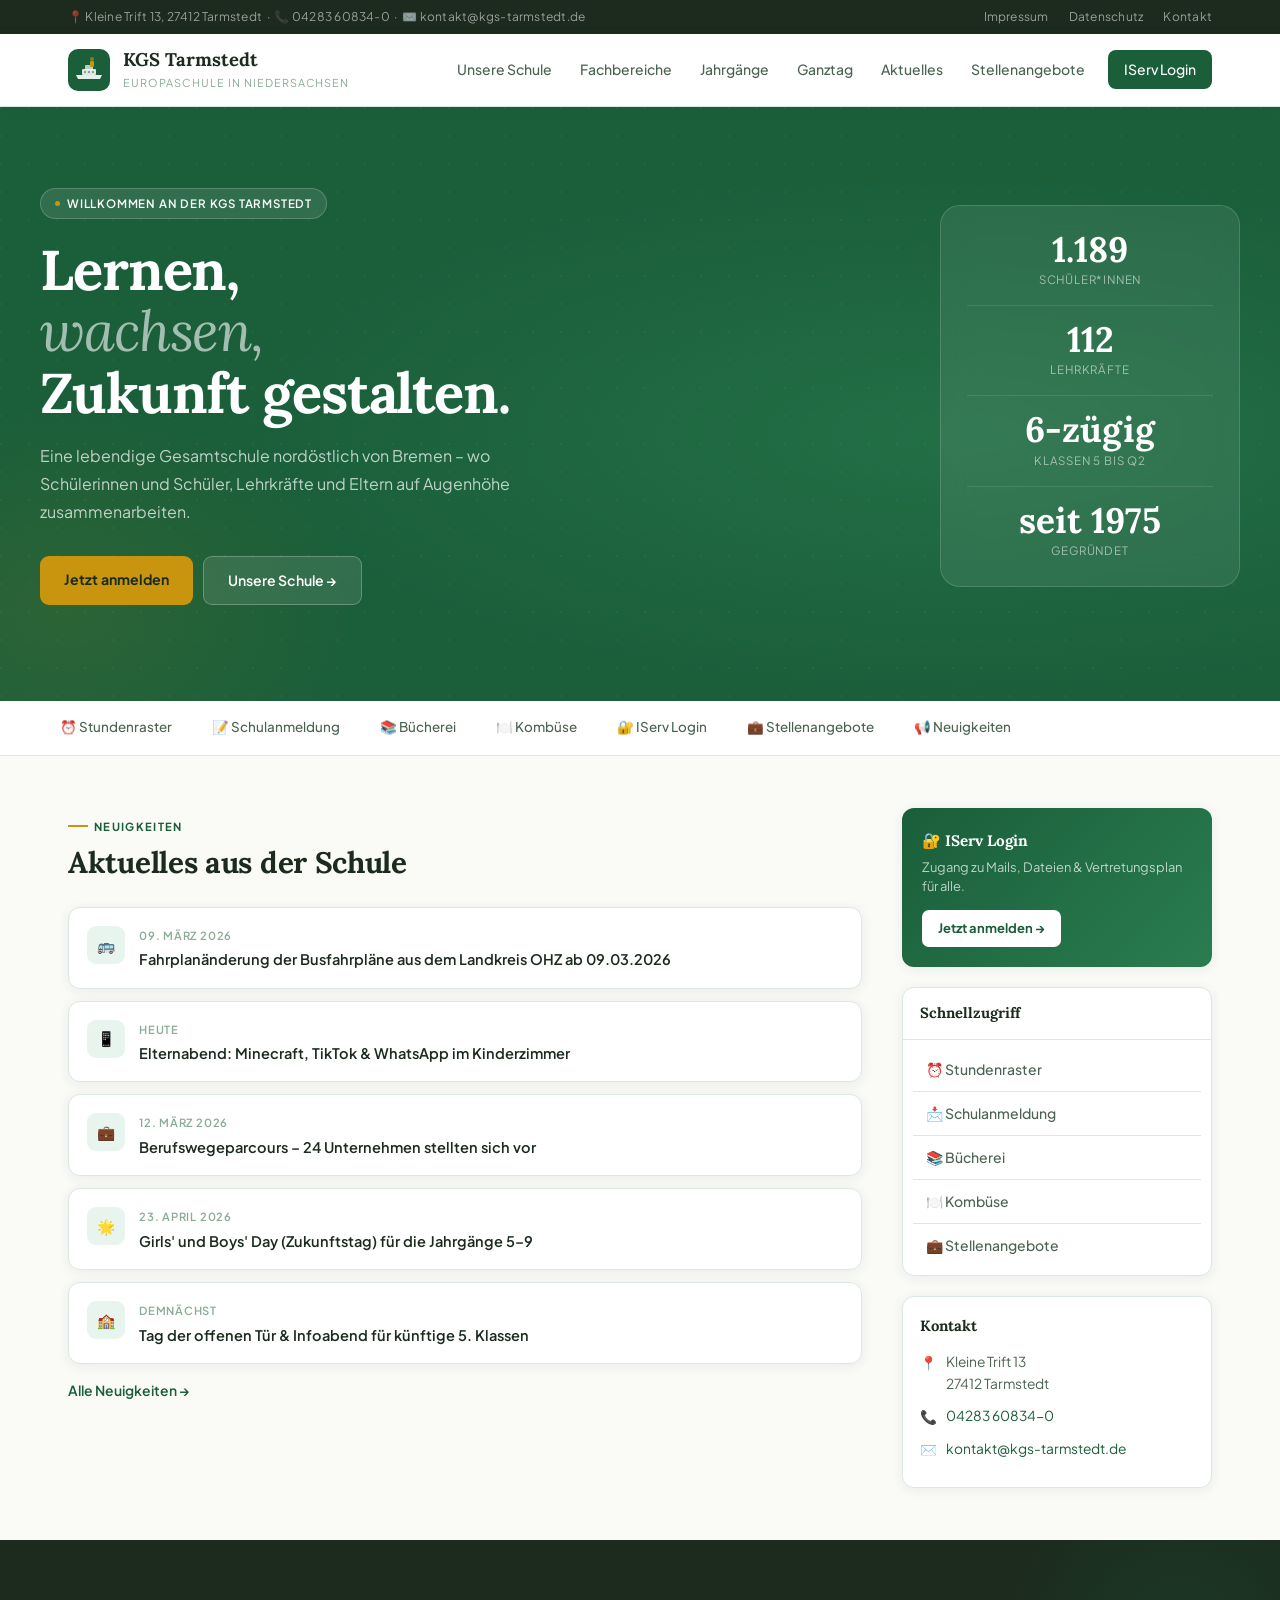
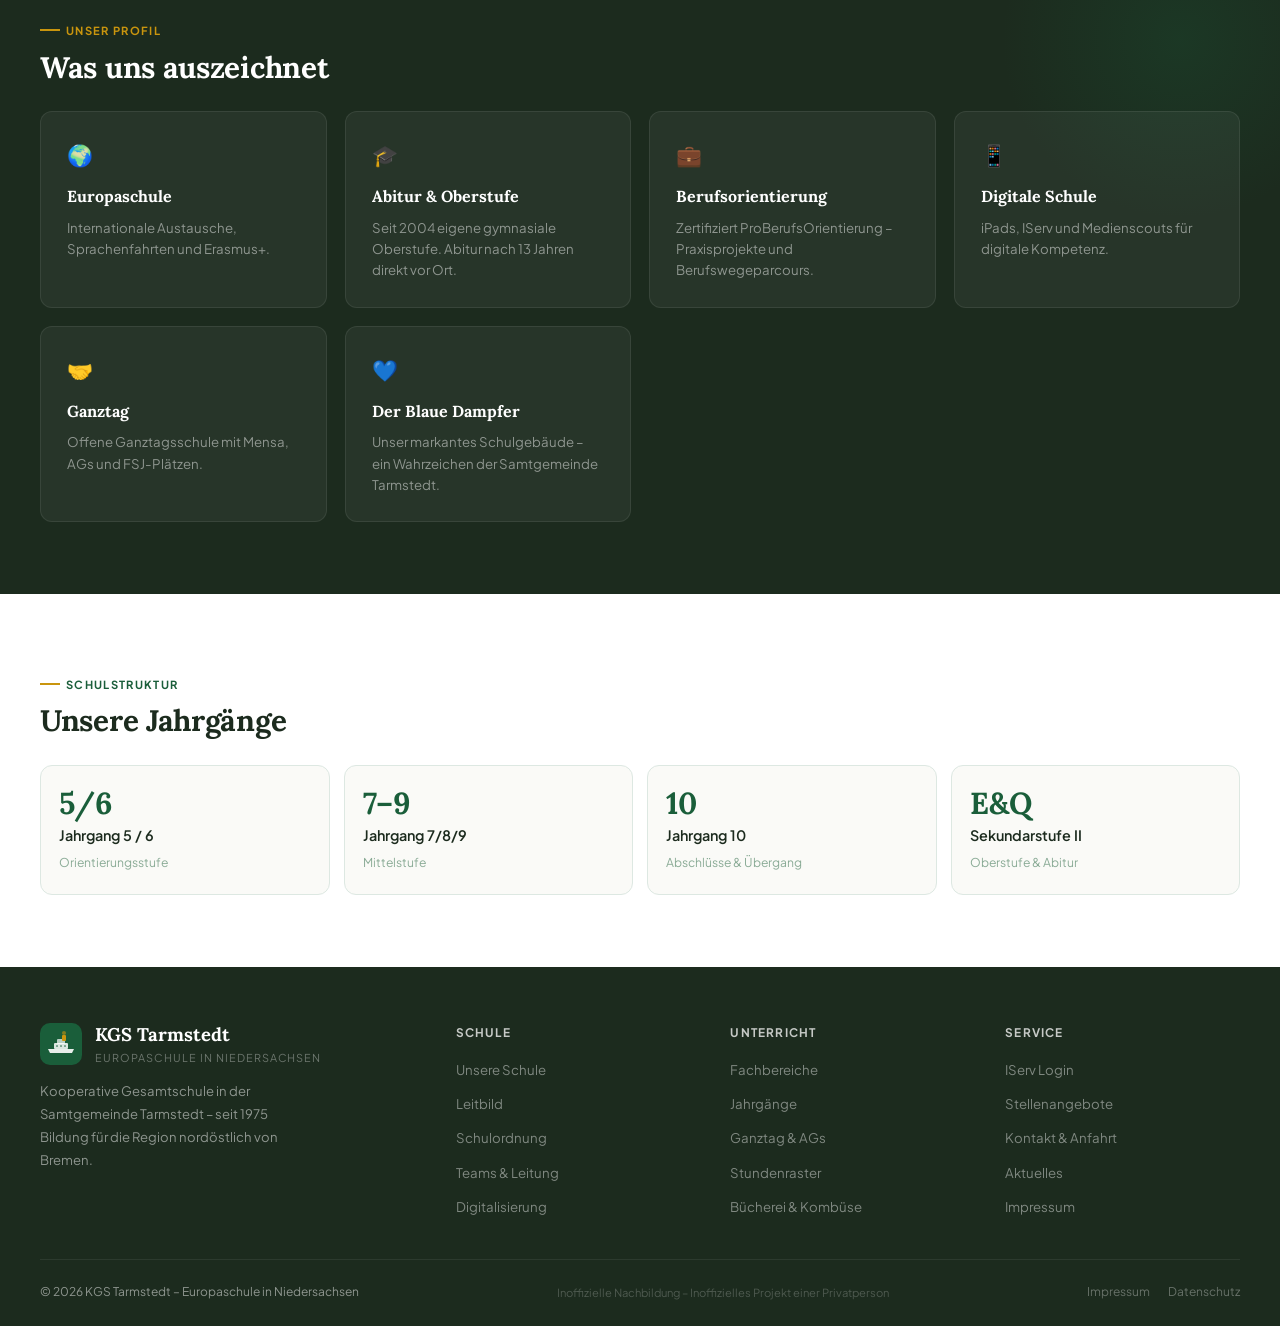
<file: index.html>
<!DOCTYPE html>
<html lang="de">
<head>
<meta charset="UTF-8">
<meta name="viewport" content="width=device-width, initial-scale=1.0">
<title>Startseite | KGS Tarmstedt</title>
<meta name="description" content="KGS Tarmstedt – Kooperative Gesamtschule und Europaschule in Niedersachsen. Kleine Trift 13, 27412 Tarmstedt. Klassen 5 bis Q2, Abitur, Ganztag.">
<meta name="robots" content="index, follow">
<meta property="og:title" content="Startseite | KGS Tarmstedt">
<meta property="og:description" content="KGS Tarmstedt – Kooperative Gesamtschule und Europaschule in Niedersachsen. Kleine Trift 13, 27412 Tarmstedt. Klassen 5 bis Q2, Abitur, Ganztag.">
<meta property="og:locale" content="de_DE">
<meta property="og:site_name" content="KGS Tarmstedt">
<link rel="icon" href="data:image/svg+xml,%3Csvg xmlns='http://www.w3.org/2000/svg' viewBox='0 0 42 42'%3E%3Crect width='42' height='42' rx='10' fill='%231a5e3a'/%3E%3Cpath d='M8 26 L10 30 L32 30 L34 26 Z' fill='white' opacity='.9'/%3E%3Crect x='14' y='20' width='14' height='6' rx='1' fill='white' opacity='.85'/%3E%3Crect x='17' y='16' width='8' height='5' rx='1' fill='white' opacity='.7'/%3E%3Crect x='22' y='12' width='4' height='6' rx='1' fill='%23c9950e'/%3E%3Ccircle cx='24' cy='10' r='2' fill='%23c9950e' opacity='.6'/%3E%3C/svg%3E" type="image/svg+xml">
<link rel="canonical" href="https://www.kgs-tarmstedt.de/">
<link rel="preconnect" href="https://fonts.googleapis.com"><link href="https://fonts.googleapis.com/css2?family=Lora:ital,wght@0,400;0,600;0,700;1,400&family=Plus+Jakarta+Sans:wght@300;400;500;600;700&display=swap" rel="stylesheet">
<link rel="stylesheet" href="style.css">
</head>
<body>
<div class="topbar" role="complementary" aria-label="Kontaktinformationen">
  <div class="topbar-inner">
    <span class="topbar-info">📍 Kleine Trift 13, 27412 Tarmstedt &nbsp;·&nbsp; 📞 <a href="tel:+494283608340" style="color:rgba(255,255,255,.55)">04283 60834-0</a> &nbsp;·&nbsp; ✉️ <a href="mailto:kontakt@kgs-tarmstedt.de" style="color:rgba(255,255,255,.55)">kontakt@kgs-tarmstedt.de</a></span>
    <div class="topbar-links">
      <a href="impressum.html">Impressum</a>
      <a href="datenschutz.html">Datenschutz</a>
      <a href="kontakt.html">Kontakt</a>
    </div>
  </div>
</div>
<header role="banner">
  <div class="header-inner">
    <a class="logo" href="index.html" aria-label="KGS Tarmstedt – Zur Startseite">
      <svg width="42" height="42" viewBox="0 0 42 42" fill="none" xmlns="http://www.w3.org/2000/svg" aria-hidden="true">
  <rect width="42" height="42" rx="10" fill="#1a5e3a"/>
  <path d="M8 26 L10 30 L32 30 L34 26 Z" fill="white" opacity="0.9"/>
  <rect x="14" y="20" width="14" height="6" rx="1" fill="white" opacity="0.85"/>
  <rect x="17" y="16" width="8" height="5" rx="1" fill="white" opacity="0.7"/>
  <rect x="22" y="12" width="4" height="6" rx="1" fill="#c9950e"/>
  <circle cx="24" cy="10" r="2" fill="#c9950e" opacity="0.6"/>
  <rect x="16" y="22" width="2" height="2" rx=".5" fill="#1a5e3a" opacity="0.5"/>
  <rect x="20" y="22" width="2" height="2" rx=".5" fill="#1a5e3a" opacity="0.5"/>
  <rect x="24" y="22" width="2" height="2" rx=".5" fill="#1a5e3a" opacity="0.5"/>
</svg>
      <div class="logo-text">
        <span class="logo-name">KGS Tarmstedt</span>
        <span class="logo-sub">Europaschule in Niedersachsen</span>
      </div>
    </a>
    <nav role="navigation" aria-label="Hauptnavigation">
      <a href="unsere-schule.html">Unsere Schule</a>
      <a href="fachbereiche.html">Fachbereiche</a>
      <a href="jahrgaenge.html">Jahrgänge</a>
      <a href="ganztag.html">Ganztag</a>
      <a href="aktuelles.html">Aktuelles</a>
      <a href="stellenangebote.html">Stellenangebote</a>
      <a href="http://www.iserv-tarmstedt.de/idesk/" class="nav-cta" target="_blank" rel="noopener">IServ Login</a>
    </nav>
    <button class="menu-toggle" aria-label="Menü öffnen" aria-expanded="false" aria-controls="main-nav">
      <svg width="22" height="16" viewBox="0 0 22 16" fill="none" aria-hidden="true">
        <rect width="22" height="2" rx="1" fill="currentColor"/>
        <rect y="7" width="22" height="2" rx="1" fill="currentColor"/>
        <rect y="14" width="22" height="2" rx="1" fill="currentColor"/>
      </svg>
    </button>
  </div>
</header>
<main id="main-content">

<a href="#main-content" class="skip-link">Zum Hauptinhalt springen</a>
<section style="background:var(--green);background-image:radial-gradient(ellipse 90% 70% at 75% 55%,rgba(42,125,80,.55),transparent 65%),radial-gradient(ellipse 40% 60% at 5% 85%,rgba(201,149,14,.1),transparent 60%);color:white;padding:80px 28px 96px;position:relative;overflow:hidden;">
  <div style="position:absolute;inset:0;background-image:radial-gradient(circle at 1px 1px,rgba(255,255,255,.035) 1px,transparent 0);background-size:28px 28px;pointer-events:none;"></div>
  <div style="max-width:1200px;margin:0 auto;display:grid;grid-template-columns:1fr 300px;gap:60px;align-items:center;position:relative;" class="hero-inner">
    <div>
      <div style="display:inline-flex;align-items:center;gap:7px;background:rgba(255,255,255,.1);border:1px solid rgba(255,255,255,.2);border-radius:100px;padding:5px 14px;font-size:.72rem;font-weight:600;letter-spacing:.07em;text-transform:uppercase;margin-bottom:20px;backdrop-filter:blur(8px);">
        <span style="width:5px;height:5px;background:var(--gold);border-radius:50%;flex-shrink:0;"></span>Willkommen an der KGS Tarmstedt
      </div>
      <h1 style="font-family:'Lora',serif;font-size:clamp(2.3rem,5vw,3.5rem);font-weight:700;line-height:1.1;margin-bottom:18px;letter-spacing:-.02em;">Lernen,<br><em style="font-style:italic;font-weight:400;color:rgba(255,255,255,.6);">wachsen,</em><br>Zukunft gestalten.</h1>
      <p style="font-size:1rem;color:rgba(255,255,255,.72);max-width:500px;margin-bottom:30px;line-height:1.75;">Eine lebendige Gesamtschule nordöstlich von Bremen &ndash; wo Schülerinnen und Schüler, Lehrkräfte und Eltern auf Augenhöhe zusammenarbeiten.</p>
      <div style="display:flex;gap:10px;flex-wrap:wrap;">
        <a href="kontakt.html#anmeldung" style="background:var(--gold);color:var(--dark);font-weight:700;padding:12px 24px;border-radius:9px;font-size:.88rem;text-decoration:none;transition:all .2s;">Jetzt anmelden</a>
        <a href="unsere-schule.html" style="background:rgba(255,255,255,.1);color:white;border:1px solid rgba(255,255,255,.25);padding:12px 24px;border-radius:9px;font-weight:600;font-size:.88rem;text-decoration:none;transition:all .2s;">Unsere Schule &rarr;</a>
      </div>
    </div>
    <div style="background:rgba(255,255,255,.08);backdrop-filter:blur(14px);border:1px solid rgba(255,255,255,.15);border-radius:20px;padding:26px;display:grid;gap:16px;">
      <div style="text-align:center;"><span style="font-family:'Lora',serif;font-size:2.2rem;font-weight:700;color:white;line-height:1;display:block;">1.189</span><span style="font-size:.72rem;color:rgba(255,255,255,.55);text-transform:uppercase;letter-spacing:.07em;margin-top:3px;display:block;">Schüler*innen</span></div>
      <hr style="border:none;border-top:1px solid rgba(255,255,255,.1);">
      <div style="text-align:center;"><span style="font-family:'Lora',serif;font-size:2.2rem;font-weight:700;color:white;line-height:1;display:block;">112</span><span style="font-size:.72rem;color:rgba(255,255,255,.55);text-transform:uppercase;letter-spacing:.07em;margin-top:3px;display:block;">Lehrkräfte</span></div>
      <hr style="border:none;border-top:1px solid rgba(255,255,255,.1);">
      <div style="text-align:center;"><span style="font-family:'Lora',serif;font-size:2.2rem;font-weight:700;color:white;line-height:1;display:block;">6-zügig</span><span style="font-size:.72rem;color:rgba(255,255,255,.55);text-transform:uppercase;letter-spacing:.07em;margin-top:3px;display:block;">Klassen 5 bis Q2</span></div>
      <hr style="border:none;border-top:1px solid rgba(255,255,255,.1);">
      <div style="text-align:center;"><span style="font-family:'Lora',serif;font-size:2.2rem;font-weight:700;color:white;line-height:1;display:block;">seit 1975</span><span style="font-size:.72rem;color:rgba(255,255,255,.55);text-transform:uppercase;letter-spacing:.07em;margin-top:3px;display:block;">Gegründet</span></div>
    </div>
  </div>
</section>
<div class="quicklinks" role="navigation" aria-label="Schnellzugriff">
  <div class="quicklinks-inner">
    <a href="ganztag.html#stundenraster" class="quick-link">⏰ Stundenraster</a>
    <a href="kontakt.html#anmeldung" class="quick-link">📝 Schulanmeldung</a>
    <a href="partner.html#buecherei" class="quick-link">📚 Bücherei</a>
    <a href="partner.html#kombuese" class="quick-link">🍽️ Kombüse</a>
    <a href="http://www.iserv-tarmstedt.de/idesk/" target="_blank" rel="noopener" class="quick-link">🔐 IServ Login</a>
    <a href="stellenangebote.html" class="quick-link">💼 Stellenangebote</a>
    <a href="aktuelles.html" class="quick-link">📢 Neuigkeiten</a>
  </div>
</div>
<div class="content-wrap">
  <div>
    <p class="section-tag">Neuigkeiten</p>
    <h2 class="section-title">Aktuelles aus der Schule</h2>
    <div style="display:flex;flex-direction:column;gap:12px;">
      <a href="aktuelles.html" class="news-card"><div class="news-icon">🚌</div><div style="flex:1;"><div class="news-meta">09. März 2026</div><div class="news-title">Fahrplanänderung der Busfahrpläne aus dem Landkreis OHZ ab 09.03.2026</div></div><div class="news-arr">&rarr;</div></a>
      <a href="aktuelles.html" class="news-card"><div class="news-icon">📱</div><div style="flex:1;"><div class="news-meta">Heute</div><div class="news-title">Elternabend: Minecraft, TikTok &amp; WhatsApp im Kinderzimmer</div></div><div class="news-arr">&rarr;</div></a>
      <a href="aktuelles.html" class="news-card"><div class="news-icon">💼</div><div style="flex:1;"><div class="news-meta">12. März 2026</div><div class="news-title">Berufswegeparcours &ndash; 24 Unternehmen stellten sich vor</div></div><div class="news-arr">&rarr;</div></a>
      <a href="aktuelles.html" class="news-card"><div class="news-icon">🌟</div><div style="flex:1;"><div class="news-meta">23. April 2026</div><div class="news-title">Girls&apos; und Boys&apos; Day (Zukunftstag) für die Jahrgänge 5&ndash;9</div></div><div class="news-arr">&rarr;</div></a>
      <a href="aktuelles.html" class="news-card"><div class="news-icon">🏫</div><div style="flex:1;"><div class="news-meta">Demnächst</div><div class="news-title">Tag der offenen Tür &amp; Infoabend für künftige 5. Klassen</div></div><div class="news-arr">&rarr;</div></a>
    </div>
    <a href="aktuelles.html" style="display:inline-flex;align-items:center;gap:6px;color:var(--green);font-size:.87rem;font-weight:600;margin-top:16px;">Alle Neuigkeiten &rarr;</a>
  </div>
  <div class="sidebar">
    <div class="iserv-mini">
  <h4>🔐 IServ Login</h4>
  <p>Zugang zu Mails, Dateien &amp; Vertretungsplan für alle.</p>
  <a href="http://www.iserv-tarmstedt.de/idesk/" target="_blank" rel="noopener">Jetzt anmelden &rarr;</a>
</div>
    <div class="card">
      <div class="card-head"><span class="card-head-title">Schnellzugriff</span></div>
      <div class="card-body" style="padding:8px 10px;">
        <ul class="item-list">
          <li><a href="ganztag.html#stundenraster">⏰ Stundenraster</a></li>
          <li><a href="kontakt.html">📩 Schulanmeldung</a></li>
          <li><a href="partner.html#buecherei">📚 Bücherei</a></li>
          <li><a href="partner.html#kombuese">🍽️ Kombüse</a></li>
          <li><a href="stellenangebote.html">💼 Stellenangebote</a></li>
        </ul>
      </div>
    </div>
    <div class="contact-box">
  <h4>Kontakt</h4>
  <div class="contact-row"><span class="ci">📍</span><span>Kleine Trift 13<br>27412 Tarmstedt</span></div>
  <div class="contact-row"><span class="ci">📞</span><a href="tel:+494283608340">04283 60834-0</a></div>
  <div class="contact-row"><span class="ci">✉️</span><a href="mailto:kontakt@kgs-tarmstedt.de">kontakt@kgs-tarmstedt.de</a></div>
</div>
  </div>
</div>
<section style="background:var(--dark);padding:72px 28px;position:relative;overflow:hidden;" aria-label="Schulprofil">
  <div style="position:absolute;top:-80px;right:-80px;width:360px;height:360px;background:radial-gradient(circle,rgba(26,94,58,.25),transparent 70%);pointer-events:none;"></div>
  <div style="max-width:1200px;margin:0 auto;position:relative;">
    <p class="section-tag" style="color:var(--gold);">Unser Profil</p>
    <h2 class="section-title" style="color:white;">Was uns auszeichnet</h2>
    <div style="display:grid;grid-template-columns:repeat(auto-fill,minmax(265px,1fr));gap:18px;">
      <div style="background:rgba(255,255,255,.05);border:1px solid rgba(255,255,255,.08);border-radius:var(--r);padding:26px;transition:all .25s;"><div style="font-size:1.3rem;margin-bottom:11px;">🌍</div><h3 style="font-family:'Lora',serif;font-size:1rem;color:white;margin-bottom:7px;">Europaschule</h3><p style="font-size:.83rem;color:rgba(255,255,255,.48);line-height:1.6;">Internationale Austausche, Sprachenfahrten und Erasmus+.</p></div>
      <div style="background:rgba(255,255,255,.05);border:1px solid rgba(255,255,255,.08);border-radius:var(--r);padding:26px;"><div style="font-size:1.3rem;margin-bottom:11px;">🎓</div><h3 style="font-family:'Lora',serif;font-size:1rem;color:white;margin-bottom:7px;">Abitur &amp; Oberstufe</h3><p style="font-size:.83rem;color:rgba(255,255,255,.48);line-height:1.6;">Seit 2004 eigene gymnasiale Oberstufe. Abitur nach 13 Jahren direkt vor Ort.</p></div>
      <div style="background:rgba(255,255,255,.05);border:1px solid rgba(255,255,255,.08);border-radius:var(--r);padding:26px;"><div style="font-size:1.3rem;margin-bottom:11px;">💼</div><h3 style="font-family:'Lora',serif;font-size:1rem;color:white;margin-bottom:7px;">Berufsorientierung</h3><p style="font-size:.83rem;color:rgba(255,255,255,.48);line-height:1.6;">Zertifiziert ProBerufsOrientierung &ndash; Praxisprojekte und Berufswegeparcours.</p></div>
      <div style="background:rgba(255,255,255,.05);border:1px solid rgba(255,255,255,.08);border-radius:var(--r);padding:26px;"><div style="font-size:1.3rem;margin-bottom:11px;">📱</div><h3 style="font-family:'Lora',serif;font-size:1rem;color:white;margin-bottom:7px;">Digitale Schule</h3><p style="font-size:.83rem;color:rgba(255,255,255,.48);line-height:1.6;">iPads, IServ und Medienscouts für digitale Kompetenz.</p></div>
      <div style="background:rgba(255,255,255,.05);border:1px solid rgba(255,255,255,.08);border-radius:var(--r);padding:26px;"><div style="font-size:1.3rem;margin-bottom:11px;">🤝</div><h3 style="font-family:'Lora',serif;font-size:1rem;color:white;margin-bottom:7px;">Ganztag</h3><p style="font-size:.83rem;color:rgba(255,255,255,.48);line-height:1.6;">Offene Ganztagsschule mit Mensa, AGs und FSJ-Plätzen.</p></div>
      <div style="background:rgba(255,255,255,.05);border:1px solid rgba(255,255,255,.08);border-radius:var(--r);padding:26px;"><div style="font-size:1.3rem;margin-bottom:11px;">💙</div><h3 style="font-family:'Lora',serif;font-size:1rem;color:white;margin-bottom:7px;">Der Blaue Dampfer</h3><p style="font-size:.83rem;color:rgba(255,255,255,.48);line-height:1.6;">Unser markantes Schulgebäude &ndash; ein Wahrzeichen der Samtgemeinde Tarmstedt.</p></div>
    </div>
  </div>
</section>
<section style="background:white;padding:72px 28px;" aria-label="Jahrgänge">
  <div style="max-width:1200px;margin:0 auto;">
    <p class="section-tag">Schulstruktur</p>
    <h2 class="section-title">Unsere Jahrgänge</h2>
    <div style="display:grid;grid-template-columns:repeat(4,1fr);gap:14px;" class="jg-grid">
      <a href="jahrgaenge.html#56" style="background:var(--bg);border:1px solid var(--border);border-radius:var(--r);padding:22px 18px;display:block;text-decoration:none;transition:all .22s;" onmouseover="this.style.background='var(--green)';this.querySelector('.jn').style.color='white';this.querySelector('.jlbl').style.color='white';this.querySelector('.jd').style.color='rgba(255,255,255,.6)';" onmouseout="this.style.background='var(--bg)';this.querySelector('.jn').style.color='var(--green)';this.querySelector('.jlbl').style.color='var(--dark)';this.querySelector('.jd').style.color='var(--soft)';">
        <div class="jn" style="font-family:'Lora',serif;font-size:1.9rem;font-weight:700;color:var(--green);line-height:1;margin-bottom:6px;transition:color .22s;">5/6</div>
        <div class="jlbl" style="font-weight:600;font-size:.9rem;color:var(--dark);transition:color .22s;">Jahrgang 5 / 6</div>
        <div class="jd" style="font-size:.76rem;color:var(--soft);margin-top:4px;transition:color .22s;">Orientierungsstufe</div>
      </a>
      <a href="jahrgaenge.html#789" style="background:var(--bg);border:1px solid var(--border);border-radius:var(--r);padding:22px 18px;display:block;text-decoration:none;transition:all .22s;" onmouseover="this.style.background='var(--green)';this.querySelector('.jn').style.color='white';this.querySelector('.jlbl').style.color='white';this.querySelector('.jd').style.color='rgba(255,255,255,.6)';" onmouseout="this.style.background='var(--bg)';this.querySelector('.jn').style.color='var(--green)';this.querySelector('.jlbl').style.color='var(--dark)';this.querySelector('.jd').style.color='var(--soft)';">
        <div class="jn" style="font-family:'Lora',serif;font-size:1.9rem;font-weight:700;color:var(--green);line-height:1;margin-bottom:6px;transition:color .22s;">7&ndash;9</div>
        <div class="jlbl" style="font-weight:600;font-size:.9rem;color:var(--dark);transition:color .22s;">Jahrgang 7/8/9</div>
        <div class="jd" style="font-size:.76rem;color:var(--soft);margin-top:4px;transition:color .22s;">Mittelstufe</div>
      </a>
      <a href="jahrgaenge.html#10" style="background:var(--bg);border:1px solid var(--border);border-radius:var(--r);padding:22px 18px;display:block;text-decoration:none;transition:all .22s;" onmouseover="this.style.background='var(--green)';this.querySelector('.jn').style.color='white';this.querySelector('.jlbl').style.color='white';this.querySelector('.jd').style.color='rgba(255,255,255,.6)';" onmouseout="this.style.background='var(--bg)';this.querySelector('.jn').style.color='var(--green)';this.querySelector('.jlbl').style.color='var(--dark)';this.querySelector('.jd').style.color='var(--soft)';">
        <div class="jn" style="font-family:'Lora',serif;font-size:1.9rem;font-weight:700;color:var(--green);line-height:1;margin-bottom:6px;transition:color .22s;">10</div>
        <div class="jlbl" style="font-weight:600;font-size:.9rem;color:var(--dark);transition:color .22s;">Jahrgang 10</div>
        <div class="jd" style="font-size:.76rem;color:var(--soft);margin-top:4px;transition:color .22s;">Abschlüsse &amp; Übergang</div>
      </a>
      <a href="jahrgaenge.html#sekII" style="background:var(--bg);border:1px solid var(--border);border-radius:var(--r);padding:22px 18px;display:block;text-decoration:none;transition:all .22s;" onmouseover="this.style.background='var(--green)';this.querySelector('.jn').style.color='white';this.querySelector('.jlbl').style.color='white';this.querySelector('.jd').style.color='rgba(255,255,255,.6)';" onmouseout="this.style.background='var(--bg)';this.querySelector('.jn').style.color='var(--green)';this.querySelector('.jlbl').style.color='var(--dark)';this.querySelector('.jd').style.color='var(--soft)';">
        <div class="jn" style="font-family:'Lora',serif;font-size:1.9rem;font-weight:700;color:var(--green);line-height:1;margin-bottom:6px;transition:color .22s;">E&amp;Q</div>
        <div class="jlbl" style="font-weight:600;font-size:.9rem;color:var(--dark);transition:color .22s;">Sekundarstufe II</div>
        <div class="jd" style="font-size:.76rem;color:var(--soft);margin-top:4px;transition:color .22s;">Oberstufe &amp; Abitur</div>
      </a>
    </div>
  </div>
</section>

</main>
<footer role="contentinfo">
  <div class="footer-grid">
    <div class="footer-brand">
      <a class="logo" href="index.html" aria-label="KGS Tarmstedt – Zur Startseite">
        <svg width="42" height="42" viewBox="0 0 42 42" fill="none" xmlns="http://www.w3.org/2000/svg" aria-hidden="true">
  <rect width="42" height="42" rx="10" fill="#1a5e3a"/>
  <path d="M8 26 L10 30 L32 30 L34 26 Z" fill="white" opacity="0.9"/>
  <rect x="14" y="20" width="14" height="6" rx="1" fill="white" opacity="0.85"/>
  <rect x="17" y="16" width="8" height="5" rx="1" fill="white" opacity="0.7"/>
  <rect x="22" y="12" width="4" height="6" rx="1" fill="#c9950e"/>
  <circle cx="24" cy="10" r="2" fill="#c9950e" opacity="0.6"/>
  <rect x="16" y="22" width="2" height="2" rx=".5" fill="#1a5e3a" opacity="0.5"/>
  <rect x="20" y="22" width="2" height="2" rx=".5" fill="#1a5e3a" opacity="0.5"/>
  <rect x="24" y="22" width="2" height="2" rx=".5" fill="#1a5e3a" opacity="0.5"/>
</svg>
        <div class="logo-text">
          <span class="logo-name">KGS Tarmstedt</span>
          <span class="logo-sub">Europaschule in Niedersachsen</span>
        </div>
      </a>
      <p>Kooperative Gesamtschule in der Samtgemeinde Tarmstedt &ndash; seit 1975 Bildung für die Region nordöstlich von Bremen.</p>
    </div>
    <div class="footer-col">
      <h4>Schule</h4>
      <ul>
        <li><a href="unsere-schule.html">Unsere Schule</a></li>
        <li><a href="unsere-schule.html#leitbild">Leitbild</a></li>
        <li><a href="unsere-schule.html#schulordnung">Schulordnung</a></li>
        <li><a href="teams.html">Teams &amp; Leitung</a></li>
        <li><a href="digitalisierung.html">Digitalisierung</a></li>
      </ul>
    </div>
    <div class="footer-col">
      <h4>Unterricht</h4>
      <ul>
        <li><a href="fachbereiche.html">Fachbereiche</a></li>
        <li><a href="jahrgaenge.html">Jahrgänge</a></li>
        <li><a href="ganztag.html">Ganztag &amp; AGs</a></li>
        <li><a href="ganztag.html#stundenraster">Stundenraster</a></li>
        <li><a href="partner.html">Bücherei &amp; Kombüse</a></li>
      </ul>
    </div>
    <div class="footer-col">
      <h4>Service</h4>
      <ul>
        <li><a href="http://www.iserv-tarmstedt.de/idesk/" target="_blank" rel="noopener">IServ Login</a></li>
        <li><a href="stellenangebote.html">Stellenangebote</a></li>
        <li><a href="kontakt.html">Kontakt &amp; Anfahrt</a></li>
        <li><a href="aktuelles.html">Aktuelles</a></li>
        <li><a href="impressum.html">Impressum</a></li>
      </ul>
    </div>
  </div>
  <div class="footer-bottom">
    <span>© 2026 KGS Tarmstedt &ndash; Europaschule in Niedersachsen</span>
    <span class="footer-credit">Inoffizielle Nachbildung &ndash; Inoffizielles Projekt einer Privatperson</span>
    <div class="footer-legal">
      <a href="impressum.html">Impressum</a>
      <a href="datenschutz.html">Datenschutz</a>
    </div>
  </div>
</footer>

<script>
(function(){
  var toggle = document.querySelector('.menu-toggle');
  var nav = document.querySelector('nav');
  var overlay = document.createElement('div');
  overlay.style.cssText = 'display:none;position:fixed;inset:0;background:rgba(28,43,30,.55);z-index:98;backdrop-filter:blur(3px);';
  document.body.appendChild(overlay);

  function openMenu(){
    nav.style.display = 'flex';
    nav.style.flexDirection = 'column';
    nav.style.position = 'fixed';
    nav.style.top = '0';
    nav.style.right = '0';
    nav.style.bottom = '0';
    nav.style.width = 'min(280px, 80vw)';
    nav.style.background = 'white';
    nav.style.padding = '80px 20px 32px';
    nav.style.gap = '4px';
    nav.style.zIndex = '99';
    nav.style.boxShadow = '-8px 0 32px rgba(0,0,0,.15)';
    nav.style.overflowY = 'auto';
    nav.style.animation = 'slideIn .25s ease';
    overlay.style.display = 'block';
    toggle.setAttribute('aria-expanded','true');
    document.body.style.overflow = 'hidden';
  }
  function closeMenu(){
    nav.style.display = '';
    nav.style.cssText = '';
    overlay.style.display = 'none';
    toggle.setAttribute('aria-expanded','false');
    document.body.style.overflow = '';
  }
  toggle.setAttribute('aria-expanded','false');
  toggle.setAttribute('aria-label','Menü öffnen');
  toggle.addEventListener('click', function(){
    var open = overlay.style.display === 'block';
    open ? closeMenu() : openMenu();
  });
  overlay.addEventListener('click', closeMenu);
  document.addEventListener('keydown', function(e){ if(e.key==='Escape') closeMenu(); });
  window.addEventListener('resize', function(){ if(window.innerWidth > 640) closeMenu(); });
})();
</script>
<style>
@keyframes slideIn { from { transform: translateX(100%); } to { transform: translateX(0); } }
@media (max-width:640px) {
  nav a { padding: 12px 16px !important; border-radius: 10px !important; font-size: .95rem !important; display: block; width: 100%; }
  .nav-cta { margin-left: 0 !important; margin-top: 8px !important; text-align: center; }
}
</style>
</body>
</html>
</file>
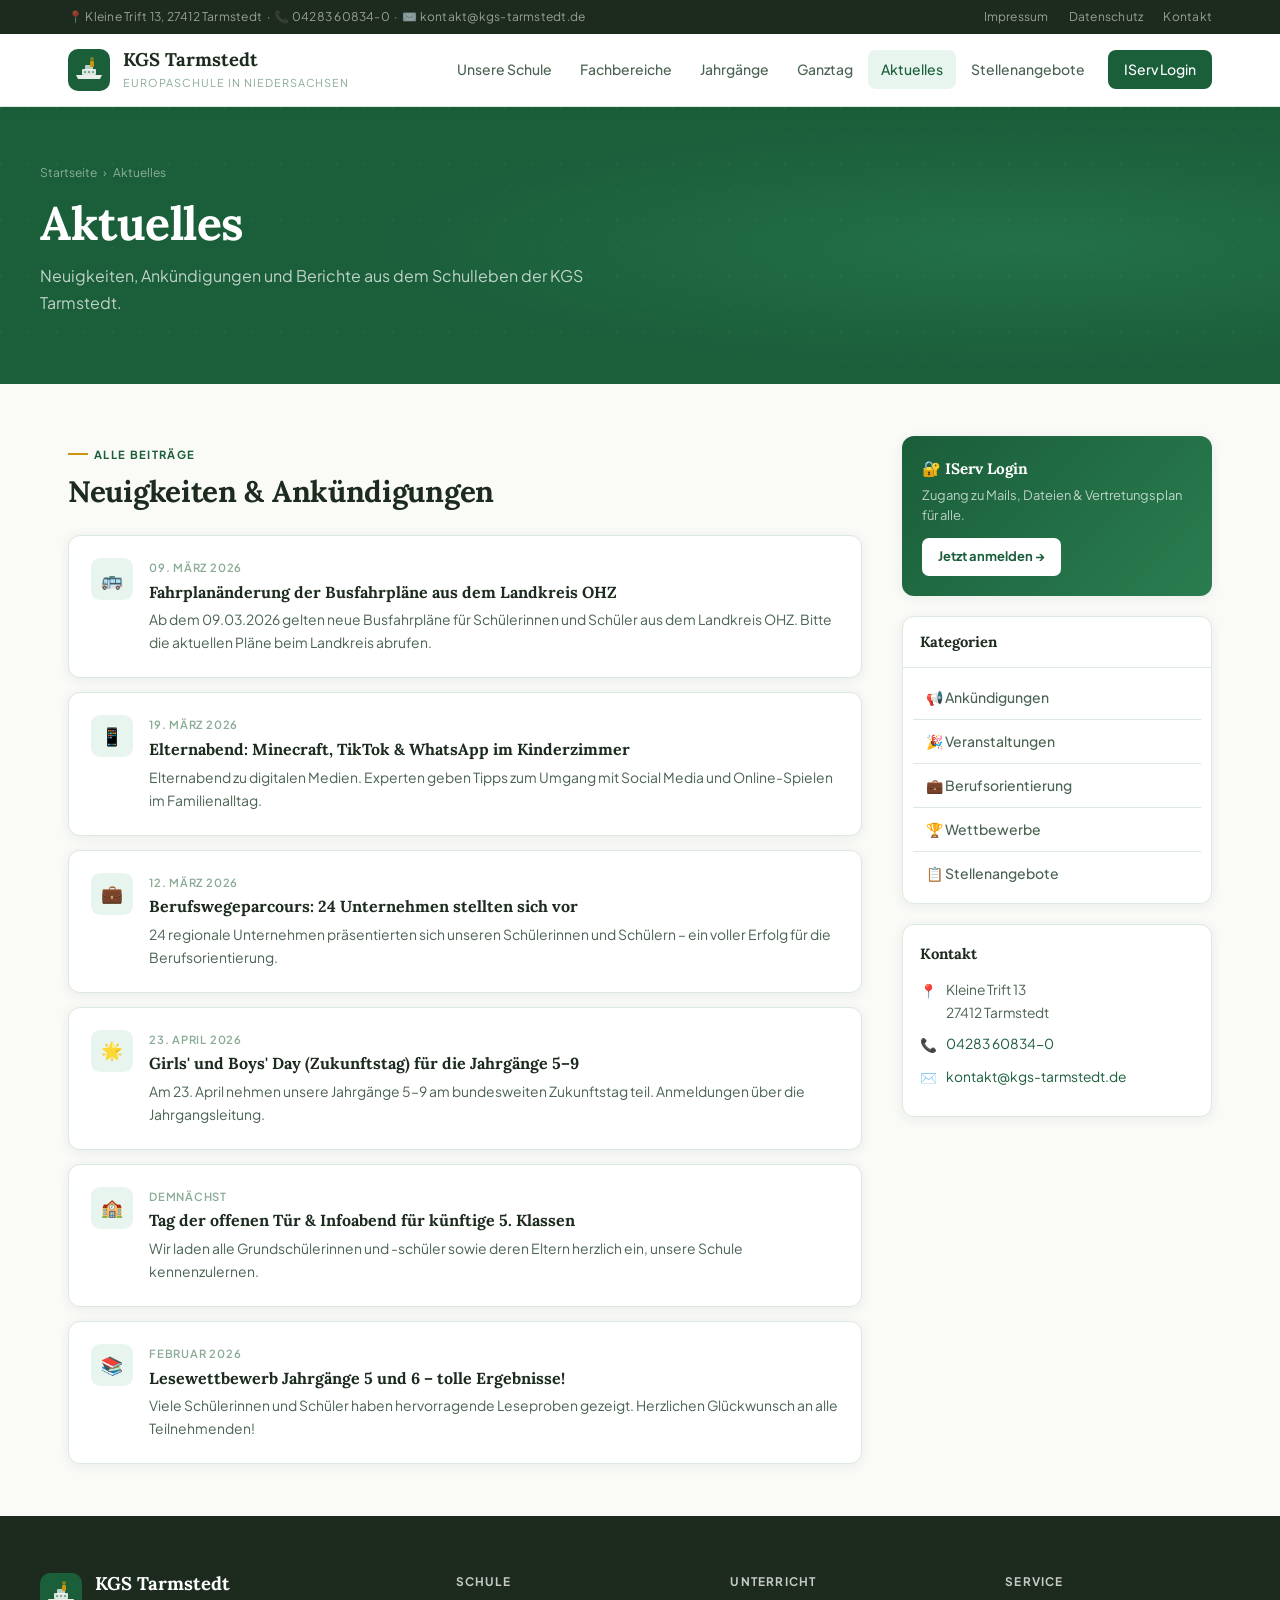
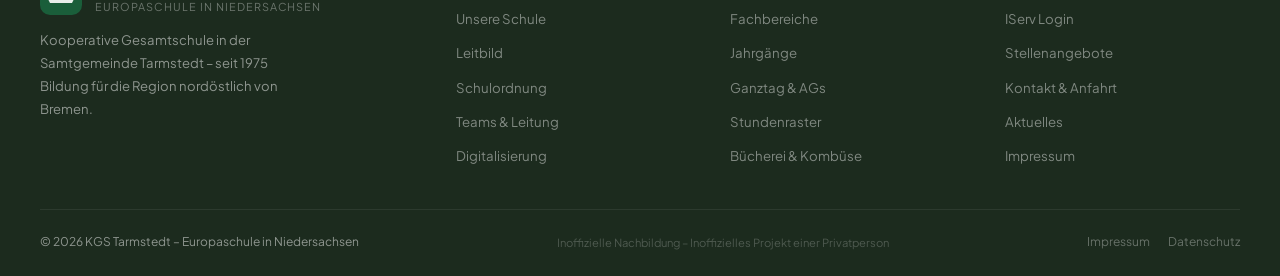
<file: aktuelles.html>
<!DOCTYPE html>
<html lang="de">
<head>
<meta charset="UTF-8">
<meta name="viewport" content="width=device-width, initial-scale=1.0">
<title>Aktuelles | KGS Tarmstedt</title>
<meta name="description" content="Neuigkeiten und Ankündigungen der KGS Tarmstedt: Veranstaltungen, Schulprojekte und aktuelle Meldungen.">
<meta name="robots" content="index, follow">
<meta property="og:title" content="Aktuelles | KGS Tarmstedt">
<meta property="og:description" content="Neuigkeiten und Ankündigungen der KGS Tarmstedt: Veranstaltungen, Schulprojekte und aktuelle Meldungen.">
<meta property="og:locale" content="de_DE">
<meta property="og:site_name" content="KGS Tarmstedt">
<link rel="icon" href="data:image/svg+xml,%3Csvg xmlns='http://www.w3.org/2000/svg' viewBox='0 0 42 42'%3E%3Crect width='42' height='42' rx='10' fill='%231a5e3a'/%3E%3Cpath d='M8 26 L10 30 L32 30 L34 26 Z' fill='white' opacity='.9'/%3E%3Crect x='14' y='20' width='14' height='6' rx='1' fill='white' opacity='.85'/%3E%3Crect x='17' y='16' width='8' height='5' rx='1' fill='white' opacity='.7'/%3E%3Crect x='22' y='12' width='4' height='6' rx='1' fill='%23c9950e'/%3E%3Ccircle cx='24' cy='10' r='2' fill='%23c9950e' opacity='.6'/%3E%3C/svg%3E" type="image/svg+xml">
<link rel="canonical" href="https://www.kgs-tarmstedt.de/">
<link rel="preconnect" href="https://fonts.googleapis.com"><link href="https://fonts.googleapis.com/css2?family=Lora:ital,wght@0,400;0,600;0,700;1,400&family=Plus+Jakarta+Sans:wght@300;400;500;600;700&display=swap" rel="stylesheet">
<link rel="stylesheet" href="style.css">
</head>
<body>
<div class="topbar" role="complementary" aria-label="Kontaktinformationen">
  <div class="topbar-inner">
    <span class="topbar-info">📍 Kleine Trift 13, 27412 Tarmstedt &nbsp;·&nbsp; 📞 <a href="tel:+494283608340" style="color:rgba(255,255,255,.55)">04283 60834-0</a> &nbsp;·&nbsp; ✉️ <a href="mailto:kontakt@kgs-tarmstedt.de" style="color:rgba(255,255,255,.55)">kontakt@kgs-tarmstedt.de</a></span>
    <div class="topbar-links">
      <a href="impressum.html">Impressum</a>
      <a href="datenschutz.html">Datenschutz</a>
      <a href="kontakt.html">Kontakt</a>
    </div>
  </div>
</div>
<header role="banner">
  <div class="header-inner">
    <a class="logo" href="index.html" aria-label="KGS Tarmstedt – Zur Startseite">
      <svg width="42" height="42" viewBox="0 0 42 42" fill="none" xmlns="http://www.w3.org/2000/svg" aria-hidden="true">
  <rect width="42" height="42" rx="10" fill="#1a5e3a"/>
  <path d="M8 26 L10 30 L32 30 L34 26 Z" fill="white" opacity="0.9"/>
  <rect x="14" y="20" width="14" height="6" rx="1" fill="white" opacity="0.85"/>
  <rect x="17" y="16" width="8" height="5" rx="1" fill="white" opacity="0.7"/>
  <rect x="22" y="12" width="4" height="6" rx="1" fill="#c9950e"/>
  <circle cx="24" cy="10" r="2" fill="#c9950e" opacity="0.6"/>
  <rect x="16" y="22" width="2" height="2" rx=".5" fill="#1a5e3a" opacity="0.5"/>
  <rect x="20" y="22" width="2" height="2" rx=".5" fill="#1a5e3a" opacity="0.5"/>
  <rect x="24" y="22" width="2" height="2" rx=".5" fill="#1a5e3a" opacity="0.5"/>
</svg>
      <div class="logo-text">
        <span class="logo-name">KGS Tarmstedt</span>
        <span class="logo-sub">Europaschule in Niedersachsen</span>
      </div>
    </a>
    <nav role="navigation" aria-label="Hauptnavigation">
      <a href="unsere-schule.html">Unsere Schule</a>
      <a href="fachbereiche.html">Fachbereiche</a>
      <a href="jahrgaenge.html">Jahrgänge</a>
      <a href="ganztag.html">Ganztag</a>
      <a href="aktuelles.html" class="active">Aktuelles</a>
      <a href="stellenangebote.html">Stellenangebote</a>
      <a href="http://www.iserv-tarmstedt.de/idesk/" class="nav-cta" target="_blank" rel="noopener">IServ Login</a>
    </nav>
    <button class="menu-toggle" aria-label="Menü öffnen" aria-expanded="false" aria-controls="main-nav">
      <svg width="22" height="16" viewBox="0 0 22 16" fill="none" aria-hidden="true">
        <rect width="22" height="2" rx="1" fill="currentColor"/>
        <rect y="7" width="22" height="2" rx="1" fill="currentColor"/>
        <rect y="14" width="22" height="2" rx="1" fill="currentColor"/>
      </svg>
    </button>
  </div>
</header>
<main id="main-content">
<div class="page-hero"><div class="page-hero-inner">
  <div class="breadcrumb"><a href="index.html">Startseite</a> <span>&rsaquo;</span> <span>Aktuelles</span></div>
  <h1>Aktuelles</h1>
  <p>Neuigkeiten, Ankündigungen und Berichte aus dem Schulleben der KGS Tarmstedt.</p>
</div></div>
<div class="content-wrap">
  <div>
    <p class="section-tag">Alle Beiträge</p>
    <h2 class="section-title">Neuigkeiten &amp; Ankündigungen</h2>
    <div style="display:flex;flex-direction:column;gap:14px;"><div style="background:white;border:1px solid var(--border);border-radius:var(--r);padding:22px;display:flex;gap:16px;box-shadow:var(--shadow);">
  <div style="width:42px;height:42px;background:var(--green-light);border-radius:9px;display:flex;align-items:center;justify-content:center;font-size:1.1rem;flex-shrink:0;">🚌</div>
  <div style="flex:1;">
    <div style="font-size:.7rem;color:var(--soft);text-transform:uppercase;letter-spacing:.07em;font-weight:600;margin-bottom:5px;">09. März 2026</div>
    <h3 style="font-family:'Lora',serif;font-size:1rem;font-weight:700;color:var(--dark);margin-bottom:7px;line-height:1.3;">Fahrplanänderung der Busfahrpläne aus dem Landkreis OHZ</h3>
    <p style="font-size:.87rem;color:var(--mid);line-height:1.65;margin:0;">Ab dem 09.03.2026 gelten neue Busfahrpläne für Schülerinnen und Schüler aus dem Landkreis OHZ. Bitte die aktuellen Pläne beim Landkreis abrufen.</p>
  </div>
</div>
<div style="background:white;border:1px solid var(--border);border-radius:var(--r);padding:22px;display:flex;gap:16px;box-shadow:var(--shadow);">
  <div style="width:42px;height:42px;background:var(--green-light);border-radius:9px;display:flex;align-items:center;justify-content:center;font-size:1.1rem;flex-shrink:0;">📱</div>
  <div style="flex:1;">
    <div style="font-size:.7rem;color:var(--soft);text-transform:uppercase;letter-spacing:.07em;font-weight:600;margin-bottom:5px;">19. März 2026</div>
    <h3 style="font-family:'Lora',serif;font-size:1rem;font-weight:700;color:var(--dark);margin-bottom:7px;line-height:1.3;">Elternabend: Minecraft, TikTok &amp; WhatsApp im Kinderzimmer</h3>
    <p style="font-size:.87rem;color:var(--mid);line-height:1.65;margin:0;">Elternabend zu digitalen Medien. Experten geben Tipps zum Umgang mit Social Media und Online-Spielen im Familienalltag.</p>
  </div>
</div>
<div style="background:white;border:1px solid var(--border);border-radius:var(--r);padding:22px;display:flex;gap:16px;box-shadow:var(--shadow);">
  <div style="width:42px;height:42px;background:var(--green-light);border-radius:9px;display:flex;align-items:center;justify-content:center;font-size:1.1rem;flex-shrink:0;">💼</div>
  <div style="flex:1;">
    <div style="font-size:.7rem;color:var(--soft);text-transform:uppercase;letter-spacing:.07em;font-weight:600;margin-bottom:5px;">12. März 2026</div>
    <h3 style="font-family:'Lora',serif;font-size:1rem;font-weight:700;color:var(--dark);margin-bottom:7px;line-height:1.3;">Berufswegeparcours: 24 Unternehmen stellten sich vor</h3>
    <p style="font-size:.87rem;color:var(--mid);line-height:1.65;margin:0;">24 regionale Unternehmen präsentierten sich unseren Schülerinnen und Schülern &ndash; ein voller Erfolg für die Berufsorientierung.</p>
  </div>
</div>
<div style="background:white;border:1px solid var(--border);border-radius:var(--r);padding:22px;display:flex;gap:16px;box-shadow:var(--shadow);">
  <div style="width:42px;height:42px;background:var(--green-light);border-radius:9px;display:flex;align-items:center;justify-content:center;font-size:1.1rem;flex-shrink:0;">🌟</div>
  <div style="flex:1;">
    <div style="font-size:.7rem;color:var(--soft);text-transform:uppercase;letter-spacing:.07em;font-weight:600;margin-bottom:5px;">23. April 2026</div>
    <h3 style="font-family:'Lora',serif;font-size:1rem;font-weight:700;color:var(--dark);margin-bottom:7px;line-height:1.3;">Girls&apos; und Boys&apos; Day (Zukunftstag) für die Jahrgänge 5&ndash;9</h3>
    <p style="font-size:.87rem;color:var(--mid);line-height:1.65;margin:0;">Am 23. April nehmen unsere Jahrgänge 5&ndash;9 am bundesweiten Zukunftstag teil. Anmeldungen über die Jahrgangsleitung.</p>
  </div>
</div>
<div style="background:white;border:1px solid var(--border);border-radius:var(--r);padding:22px;display:flex;gap:16px;box-shadow:var(--shadow);">
  <div style="width:42px;height:42px;background:var(--green-light);border-radius:9px;display:flex;align-items:center;justify-content:center;font-size:1.1rem;flex-shrink:0;">🏫</div>
  <div style="flex:1;">
    <div style="font-size:.7rem;color:var(--soft);text-transform:uppercase;letter-spacing:.07em;font-weight:600;margin-bottom:5px;">Demnächst</div>
    <h3 style="font-family:'Lora',serif;font-size:1rem;font-weight:700;color:var(--dark);margin-bottom:7px;line-height:1.3;">Tag der offenen Tür &amp; Infoabend für künftige 5. Klassen</h3>
    <p style="font-size:.87rem;color:var(--mid);line-height:1.65;margin:0;">Wir laden alle Grundschülerinnen und -schüler sowie deren Eltern herzlich ein, unsere Schule kennenzulernen.</p>
  </div>
</div>
<div style="background:white;border:1px solid var(--border);border-radius:var(--r);padding:22px;display:flex;gap:16px;box-shadow:var(--shadow);">
  <div style="width:42px;height:42px;background:var(--green-light);border-radius:9px;display:flex;align-items:center;justify-content:center;font-size:1.1rem;flex-shrink:0;">📚</div>
  <div style="flex:1;">
    <div style="font-size:.7rem;color:var(--soft);text-transform:uppercase;letter-spacing:.07em;font-weight:600;margin-bottom:5px;">Februar 2026</div>
    <h3 style="font-family:'Lora',serif;font-size:1rem;font-weight:700;color:var(--dark);margin-bottom:7px;line-height:1.3;">Lesewettbewerb Jahrgänge 5 und 6 &ndash; tolle Ergebnisse!</h3>
    <p style="font-size:.87rem;color:var(--mid);line-height:1.65;margin:0;">Viele Schülerinnen und Schüler haben hervorragende Leseproben gezeigt. Herzlichen Glückwunsch an alle Teilnehmenden!</p>
  </div>
</div>
</div>
  </div>
  <div class="sidebar">
    <div class="iserv-mini">
  <h4>🔐 IServ Login</h4>
  <p>Zugang zu Mails, Dateien &amp; Vertretungsplan für alle.</p>
  <a href="http://www.iserv-tarmstedt.de/idesk/" target="_blank">Jetzt anmelden &rarr;</a>
</div>
    <div class="card">
      <div class="card-head"><span class="card-head-title">Kategorien</span></div>
      <div class="card-body" style="padding:8px 10px;">
        <ul class="item-list">
          <li><a href="#">📢 Ankündigungen</a></li>
          <li><a href="#">🎉 Veranstaltungen</a></li>
          <li><a href="#">💼 Berufsorientierung</a></li>
          <li><a href="#">🏆 Wettbewerbe</a></li>
          <li><a href="#">📋 Stellenangebote</a></li>
        </ul>
      </div>
    </div>
    <div class="contact-box">
  <h4>Kontakt</h4>
  <div class="contact-row"><span class="ci">📍</span><span>Kleine Trift 13<br>27412 Tarmstedt</span></div>
  <div class="contact-row"><span class="ci">📞</span><a href="tel:+494283608340">04283 60834-0</a></div>
  <div class="contact-row"><span class="ci">✉️</span><a href="mailto:kontakt@kgs-tarmstedt.de">kontakt@kgs-tarmstedt.de</a></div>
</div>
  </div>
</div>
</main>
<footer role="contentinfo">
  <div class="footer-grid">
    <div class="footer-brand">
      <a class="logo" href="index.html" aria-label="KGS Tarmstedt – Zur Startseite">
        <svg width="42" height="42" viewBox="0 0 42 42" fill="none" xmlns="http://www.w3.org/2000/svg" aria-hidden="true">
  <rect width="42" height="42" rx="10" fill="#1a5e3a"/>
  <path d="M8 26 L10 30 L32 30 L34 26 Z" fill="white" opacity="0.9"/>
  <rect x="14" y="20" width="14" height="6" rx="1" fill="white" opacity="0.85"/>
  <rect x="17" y="16" width="8" height="5" rx="1" fill="white" opacity="0.7"/>
  <rect x="22" y="12" width="4" height="6" rx="1" fill="#c9950e"/>
  <circle cx="24" cy="10" r="2" fill="#c9950e" opacity="0.6"/>
  <rect x="16" y="22" width="2" height="2" rx=".5" fill="#1a5e3a" opacity="0.5"/>
  <rect x="20" y="22" width="2" height="2" rx=".5" fill="#1a5e3a" opacity="0.5"/>
  <rect x="24" y="22" width="2" height="2" rx=".5" fill="#1a5e3a" opacity="0.5"/>
</svg>
        <div class="logo-text">
          <span class="logo-name">KGS Tarmstedt</span>
          <span class="logo-sub">Europaschule in Niedersachsen</span>
        </div>
      </a>
      <p>Kooperative Gesamtschule in der Samtgemeinde Tarmstedt &ndash; seit 1975 Bildung für die Region nordöstlich von Bremen.</p>
    </div>
    <div class="footer-col">
      <h4>Schule</h4>
      <ul>
        <li><a href="unsere-schule.html">Unsere Schule</a></li>
        <li><a href="unsere-schule.html#leitbild">Leitbild</a></li>
        <li><a href="unsere-schule.html#schulordnung">Schulordnung</a></li>
        <li><a href="teams.html">Teams &amp; Leitung</a></li>
        <li><a href="digitalisierung.html">Digitalisierung</a></li>
      </ul>
    </div>
    <div class="footer-col">
      <h4>Unterricht</h4>
      <ul>
        <li><a href="fachbereiche.html">Fachbereiche</a></li>
        <li><a href="jahrgaenge.html">Jahrgänge</a></li>
        <li><a href="ganztag.html">Ganztag &amp; AGs</a></li>
        <li><a href="ganztag.html#stundenraster">Stundenraster</a></li>
        <li><a href="partner.html">Bücherei &amp; Kombüse</a></li>
      </ul>
    </div>
    <div class="footer-col">
      <h4>Service</h4>
      <ul>
        <li><a href="http://www.iserv-tarmstedt.de/idesk/" target="_blank" rel="noopener">IServ Login</a></li>
        <li><a href="stellenangebote.html">Stellenangebote</a></li>
        <li><a href="kontakt.html">Kontakt &amp; Anfahrt</a></li>
        <li><a href="aktuelles.html">Aktuelles</a></li>
        <li><a href="impressum.html">Impressum</a></li>
      </ul>
    </div>
  </div>
  <div class="footer-bottom">
    <span>© 2026 KGS Tarmstedt &ndash; Europaschule in Niedersachsen</span>
    <span class="footer-credit">Inoffizielle Nachbildung &ndash; Inoffizielles Projekt einer Privatperson</span>
    <div class="footer-legal">
      <a href="impressum.html">Impressum</a>
      <a href="datenschutz.html">Datenschutz</a>
    </div>
  </div>
</footer>

<script>
(function(){
  var toggle = document.querySelector('.menu-toggle');
  var nav = document.querySelector('nav');
  var overlay = document.createElement('div');
  overlay.style.cssText = 'display:none;position:fixed;inset:0;background:rgba(28,43,30,.55);z-index:98;backdrop-filter:blur(3px);';
  document.body.appendChild(overlay);

  function openMenu(){
    nav.style.display = 'flex';
    nav.style.flexDirection = 'column';
    nav.style.position = 'fixed';
    nav.style.top = '0';
    nav.style.right = '0';
    nav.style.bottom = '0';
    nav.style.width = 'min(280px, 80vw)';
    nav.style.background = 'white';
    nav.style.padding = '80px 20px 32px';
    nav.style.gap = '4px';
    nav.style.zIndex = '99';
    nav.style.boxShadow = '-8px 0 32px rgba(0,0,0,.15)';
    nav.style.overflowY = 'auto';
    nav.style.animation = 'slideIn .25s ease';
    overlay.style.display = 'block';
    toggle.setAttribute('aria-expanded','true');
    document.body.style.overflow = 'hidden';
  }
  function closeMenu(){
    nav.style.display = '';
    nav.style.cssText = '';
    overlay.style.display = 'none';
    toggle.setAttribute('aria-expanded','false');
    document.body.style.overflow = '';
  }
  toggle.setAttribute('aria-expanded','false');
  toggle.setAttribute('aria-label','Menü öffnen');
  toggle.addEventListener('click', function(){
    var open = overlay.style.display === 'block';
    open ? closeMenu() : openMenu();
  });
  overlay.addEventListener('click', closeMenu);
  document.addEventListener('keydown', function(e){ if(e.key==='Escape') closeMenu(); });
  window.addEventListener('resize', function(){ if(window.innerWidth > 640) closeMenu(); });
})();
</script>
<style>
@keyframes slideIn { from { transform: translateX(100%); } to { transform: translateX(0); } }
@media (max-width:640px) {
  nav a { padding: 12px 16px !important; border-radius: 10px !important; font-size: .95rem !important; display: block; width: 100%; }
  .nav-cta { margin-left: 0 !important; margin-top: 8px !important; text-align: center; }
}
</style>
</body>
</html>
</file>
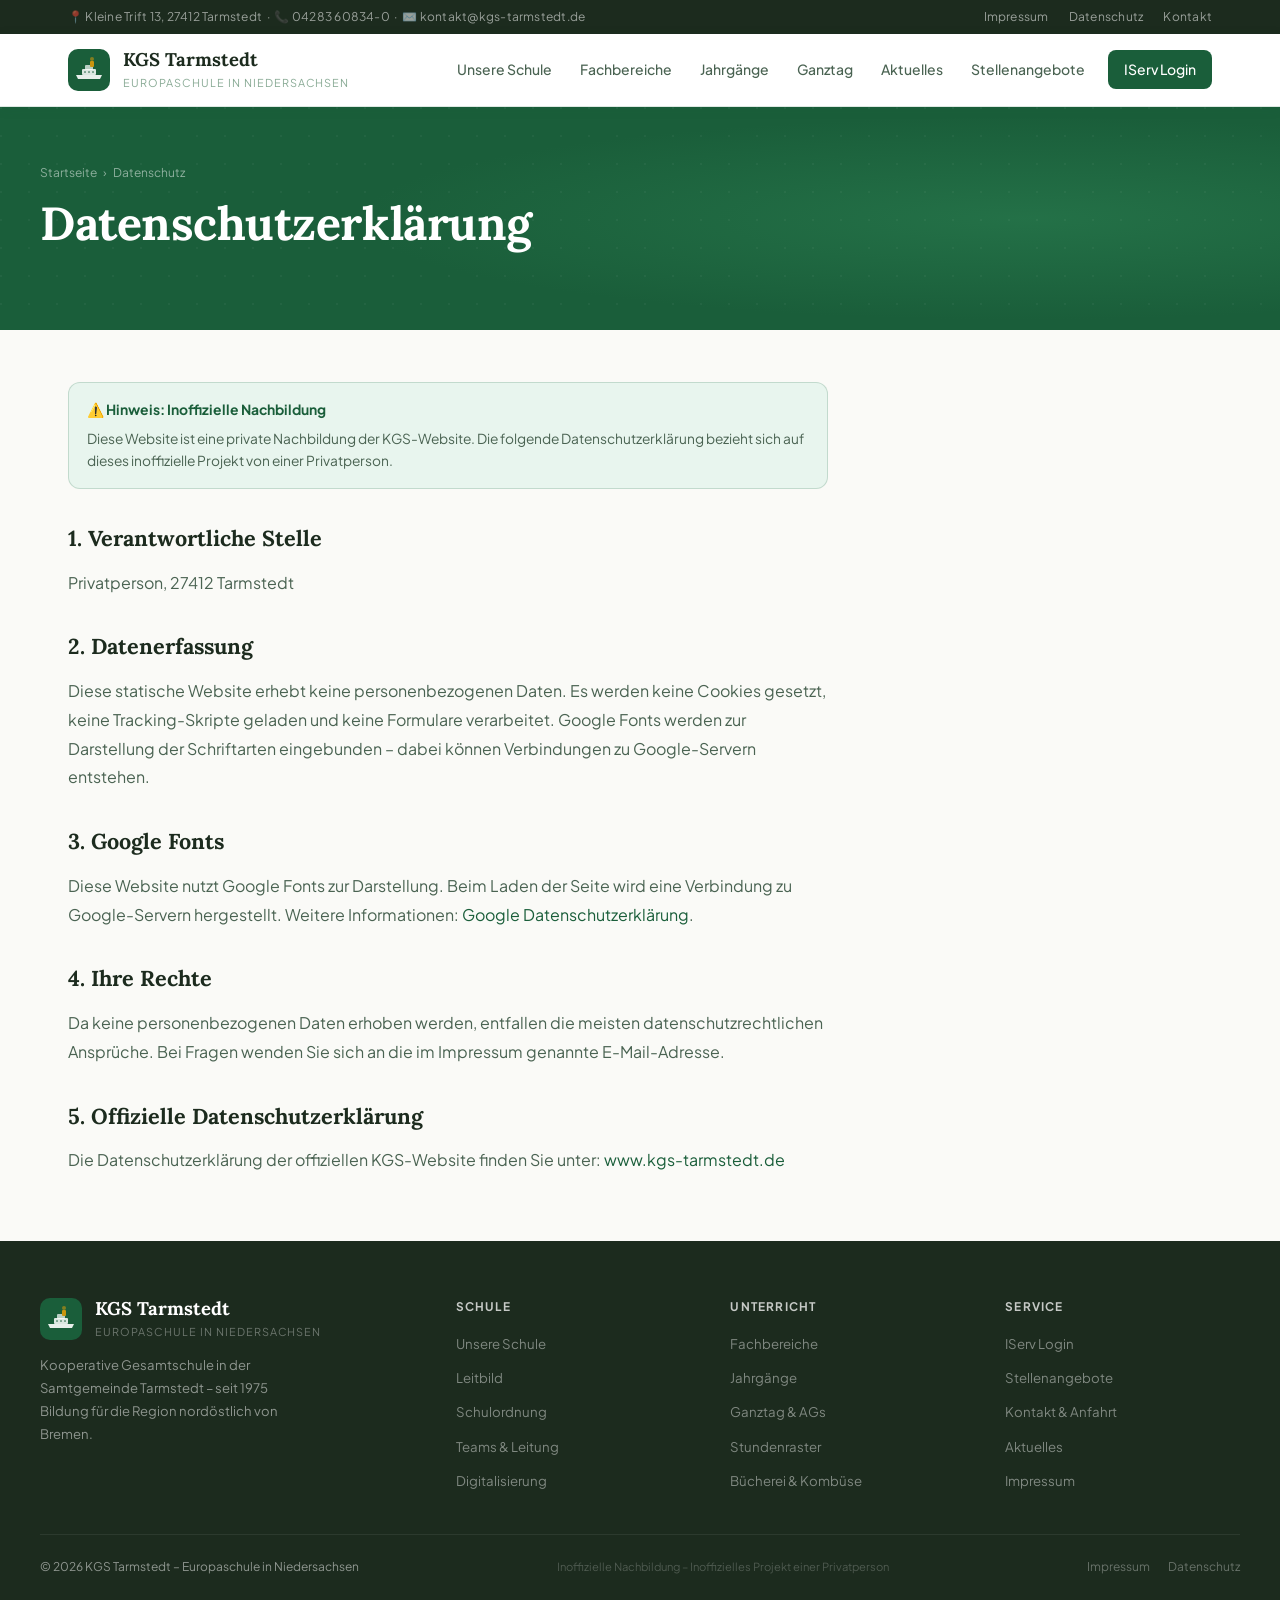
<file: datenschutz.html>
<!DOCTYPE html>
<html lang="de">
<head>
<meta charset="UTF-8">
<meta name="viewport" content="width=device-width, initial-scale=1.0">
<title>Datenschutz | KGS Tarmstedt</title>
<meta name="description" content="Datenschutzerklärung der inoffiziellen KGS-Tarmstedt-Website von einer Privatperson.">
<meta name="robots" content="index, follow">
<meta property="og:title" content="Datenschutz | KGS Tarmstedt">
<meta property="og:description" content="Datenschutzerklärung der inoffiziellen KGS-Tarmstedt-Website von einer Privatperson.">
<meta property="og:locale" content="de_DE">
<meta property="og:site_name" content="KGS Tarmstedt">
<link rel="icon" href="data:image/svg+xml,%3Csvg xmlns='http://www.w3.org/2000/svg' viewBox='0 0 42 42'%3E%3Crect width='42' height='42' rx='10' fill='%231a5e3a'/%3E%3Cpath d='M8 26 L10 30 L32 30 L34 26 Z' fill='white' opacity='.9'/%3E%3Crect x='14' y='20' width='14' height='6' rx='1' fill='white' opacity='.85'/%3E%3Crect x='17' y='16' width='8' height='5' rx='1' fill='white' opacity='.7'/%3E%3Crect x='22' y='12' width='4' height='6' rx='1' fill='%23c9950e'/%3E%3Ccircle cx='24' cy='10' r='2' fill='%23c9950e' opacity='.6'/%3E%3C/svg%3E" type="image/svg+xml">
<link rel="canonical" href="https://www.kgs-tarmstedt.de/">
<link rel="preconnect" href="https://fonts.googleapis.com"><link href="https://fonts.googleapis.com/css2?family=Lora:ital,wght@0,400;0,600;0,700;1,400&family=Plus+Jakarta+Sans:wght@300;400;500;600;700&display=swap" rel="stylesheet">
<link rel="stylesheet" href="style.css">
</head>
<body>
<div class="topbar" role="complementary" aria-label="Kontaktinformationen">
  <div class="topbar-inner">
    <span class="topbar-info">📍 Kleine Trift 13, 27412 Tarmstedt &nbsp;·&nbsp; 📞 <a href="tel:+494283608340" style="color:rgba(255,255,255,.55)">04283 60834-0</a> &nbsp;·&nbsp; ✉️ <a href="mailto:kontakt@kgs-tarmstedt.de" style="color:rgba(255,255,255,.55)">kontakt@kgs-tarmstedt.de</a></span>
    <div class="topbar-links">
      <a href="impressum.html">Impressum</a>
      <a href="datenschutz.html">Datenschutz</a>
      <a href="kontakt.html">Kontakt</a>
    </div>
  </div>
</div>
<header role="banner">
  <div class="header-inner">
    <a class="logo" href="index.html" aria-label="KGS Tarmstedt – Zur Startseite">
      <svg width="42" height="42" viewBox="0 0 42 42" fill="none" xmlns="http://www.w3.org/2000/svg" aria-hidden="true">
  <rect width="42" height="42" rx="10" fill="#1a5e3a"/>
  <path d="M8 26 L10 30 L32 30 L34 26 Z" fill="white" opacity="0.9"/>
  <rect x="14" y="20" width="14" height="6" rx="1" fill="white" opacity="0.85"/>
  <rect x="17" y="16" width="8" height="5" rx="1" fill="white" opacity="0.7"/>
  <rect x="22" y="12" width="4" height="6" rx="1" fill="#c9950e"/>
  <circle cx="24" cy="10" r="2" fill="#c9950e" opacity="0.6"/>
  <rect x="16" y="22" width="2" height="2" rx=".5" fill="#1a5e3a" opacity="0.5"/>
  <rect x="20" y="22" width="2" height="2" rx=".5" fill="#1a5e3a" opacity="0.5"/>
  <rect x="24" y="22" width="2" height="2" rx=".5" fill="#1a5e3a" opacity="0.5"/>
</svg>
      <div class="logo-text">
        <span class="logo-name">KGS Tarmstedt</span>
        <span class="logo-sub">Europaschule in Niedersachsen</span>
      </div>
    </a>
    <nav role="navigation" aria-label="Hauptnavigation">
      <a href="unsere-schule.html">Unsere Schule</a>
      <a href="fachbereiche.html">Fachbereiche</a>
      <a href="jahrgaenge.html">Jahrgänge</a>
      <a href="ganztag.html">Ganztag</a>
      <a href="aktuelles.html">Aktuelles</a>
      <a href="stellenangebote.html">Stellenangebote</a>
      <a href="http://www.iserv-tarmstedt.de/idesk/" class="nav-cta" target="_blank" rel="noopener">IServ Login</a>
    </nav>
    <button class="menu-toggle" aria-label="Menü öffnen" aria-expanded="false" aria-controls="main-nav">
      <svg width="22" height="16" viewBox="0 0 22 16" fill="none" aria-hidden="true">
        <rect width="22" height="2" rx="1" fill="currentColor"/>
        <rect y="7" width="22" height="2" rx="1" fill="currentColor"/>
        <rect y="14" width="22" height="2" rx="1" fill="currentColor"/>
      </svg>
    </button>
  </div>
</header>
<main id="main-content">
<div class="page-hero"><div class="page-hero-inner">
  <div class="breadcrumb"><a href="index.html">Startseite</a> <span>&rsaquo;</span> <span>Datenschutz</span></div>
  <h1>Datenschutzerklärung</h1>
</div></div>
<div class="content-wrap full">
  <div class="prose" style="max-width:760px;">
    <div class="info-box"><div class="info-box-title">⚠️ Hinweis: Inoffizielle Nachbildung</div>
    <p>Diese Website ist eine private Nachbildung der KGS-Website. Die folgende Datenschutzerklärung bezieht sich auf dieses inoffizielle Projekt von einer Privatperson.</p></div>
    <h2>1. Verantwortliche Stelle</h2>
    <p>Privatperson, 27412 Tarmstedt</p>
    <h2>2. Datenerfassung</h2>
    <p>Diese statische Website erhebt keine personenbezogenen Daten. Es werden keine Cookies gesetzt, keine Tracking-Skripte geladen und keine Formulare verarbeitet. Google Fonts werden zur Darstellung der Schriftarten eingebunden &ndash; dabei können Verbindungen zu Google-Servern entstehen.</p>
    <h2>3. Google Fonts</h2>
    <p>Diese Website nutzt Google Fonts zur Darstellung. Beim Laden der Seite wird eine Verbindung zu Google-Servern hergestellt. Weitere Informationen: <a href="https://policies.google.com/privacy" target="_blank">Google Datenschutzerklärung</a>.</p>
    <h2>4. Ihre Rechte</h2>
    <p>Da keine personenbezogenen Daten erhoben werden, entfallen die meisten datenschutzrechtlichen Ansprüche. Bei Fragen wenden Sie sich an die im Impressum genannte E-Mail-Adresse.</p>
    <h2>5. Offizielle Datenschutzerklärung</h2>
    <p>Die Datenschutzerklärung der offiziellen KGS-Website finden Sie unter: <a href="https://www.kgs-tarmstedt.de" target="_blank">www.kgs-tarmstedt.de</a></p>
  </div>
</div>
</main>
<footer role="contentinfo">
  <div class="footer-grid">
    <div class="footer-brand">
      <a class="logo" href="index.html" aria-label="KGS Tarmstedt – Zur Startseite">
        <svg width="42" height="42" viewBox="0 0 42 42" fill="none" xmlns="http://www.w3.org/2000/svg" aria-hidden="true">
  <rect width="42" height="42" rx="10" fill="#1a5e3a"/>
  <path d="M8 26 L10 30 L32 30 L34 26 Z" fill="white" opacity="0.9"/>
  <rect x="14" y="20" width="14" height="6" rx="1" fill="white" opacity="0.85"/>
  <rect x="17" y="16" width="8" height="5" rx="1" fill="white" opacity="0.7"/>
  <rect x="22" y="12" width="4" height="6" rx="1" fill="#c9950e"/>
  <circle cx="24" cy="10" r="2" fill="#c9950e" opacity="0.6"/>
  <rect x="16" y="22" width="2" height="2" rx=".5" fill="#1a5e3a" opacity="0.5"/>
  <rect x="20" y="22" width="2" height="2" rx=".5" fill="#1a5e3a" opacity="0.5"/>
  <rect x="24" y="22" width="2" height="2" rx=".5" fill="#1a5e3a" opacity="0.5"/>
</svg>
        <div class="logo-text">
          <span class="logo-name">KGS Tarmstedt</span>
          <span class="logo-sub">Europaschule in Niedersachsen</span>
        </div>
      </a>
      <p>Kooperative Gesamtschule in der Samtgemeinde Tarmstedt &ndash; seit 1975 Bildung für die Region nordöstlich von Bremen.</p>
    </div>
    <div class="footer-col">
      <h4>Schule</h4>
      <ul>
        <li><a href="unsere-schule.html">Unsere Schule</a></li>
        <li><a href="unsere-schule.html#leitbild">Leitbild</a></li>
        <li><a href="unsere-schule.html#schulordnung">Schulordnung</a></li>
        <li><a href="teams.html">Teams &amp; Leitung</a></li>
        <li><a href="digitalisierung.html">Digitalisierung</a></li>
      </ul>
    </div>
    <div class="footer-col">
      <h4>Unterricht</h4>
      <ul>
        <li><a href="fachbereiche.html">Fachbereiche</a></li>
        <li><a href="jahrgaenge.html">Jahrgänge</a></li>
        <li><a href="ganztag.html">Ganztag &amp; AGs</a></li>
        <li><a href="ganztag.html#stundenraster">Stundenraster</a></li>
        <li><a href="partner.html">Bücherei &amp; Kombüse</a></li>
      </ul>
    </div>
    <div class="footer-col">
      <h4>Service</h4>
      <ul>
        <li><a href="http://www.iserv-tarmstedt.de/idesk/" target="_blank" rel="noopener">IServ Login</a></li>
        <li><a href="stellenangebote.html">Stellenangebote</a></li>
        <li><a href="kontakt.html">Kontakt &amp; Anfahrt</a></li>
        <li><a href="aktuelles.html">Aktuelles</a></li>
        <li><a href="impressum.html">Impressum</a></li>
      </ul>
    </div>
  </div>
  <div class="footer-bottom">
    <span>© 2026 KGS Tarmstedt &ndash; Europaschule in Niedersachsen</span>
    <span class="footer-credit">Inoffizielle Nachbildung &ndash; Inoffizielles Projekt einer Privatperson</span>
    <div class="footer-legal">
      <a href="impressum.html">Impressum</a>
      <a href="datenschutz.html">Datenschutz</a>
    </div>
  </div>
</footer>

<script>
(function(){
  var toggle = document.querySelector('.menu-toggle');
  var nav = document.querySelector('nav');
  var overlay = document.createElement('div');
  overlay.style.cssText = 'display:none;position:fixed;inset:0;background:rgba(28,43,30,.55);z-index:98;backdrop-filter:blur(3px);';
  document.body.appendChild(overlay);

  function openMenu(){
    nav.style.display = 'flex';
    nav.style.flexDirection = 'column';
    nav.style.position = 'fixed';
    nav.style.top = '0';
    nav.style.right = '0';
    nav.style.bottom = '0';
    nav.style.width = 'min(280px, 80vw)';
    nav.style.background = 'white';
    nav.style.padding = '80px 20px 32px';
    nav.style.gap = '4px';
    nav.style.zIndex = '99';
    nav.style.boxShadow = '-8px 0 32px rgba(0,0,0,.15)';
    nav.style.overflowY = 'auto';
    nav.style.animation = 'slideIn .25s ease';
    overlay.style.display = 'block';
    toggle.setAttribute('aria-expanded','true');
    document.body.style.overflow = 'hidden';
  }
  function closeMenu(){
    nav.style.display = '';
    nav.style.cssText = '';
    overlay.style.display = 'none';
    toggle.setAttribute('aria-expanded','false');
    document.body.style.overflow = '';
  }
  toggle.setAttribute('aria-expanded','false');
  toggle.setAttribute('aria-label','Menü öffnen');
  toggle.addEventListener('click', function(){
    var open = overlay.style.display === 'block';
    open ? closeMenu() : openMenu();
  });
  overlay.addEventListener('click', closeMenu);
  document.addEventListener('keydown', function(e){ if(e.key==='Escape') closeMenu(); });
  window.addEventListener('resize', function(){ if(window.innerWidth > 640) closeMenu(); });
})();
</script>
<style>
@keyframes slideIn { from { transform: translateX(100%); } to { transform: translateX(0); } }
@media (max-width:640px) {
  nav a { padding: 12px 16px !important; border-radius: 10px !important; font-size: .95rem !important; display: block; width: 100%; }
  .nav-cta { margin-left: 0 !important; margin-top: 8px !important; text-align: center; }
}
</style>
</body>
</html>
</file>
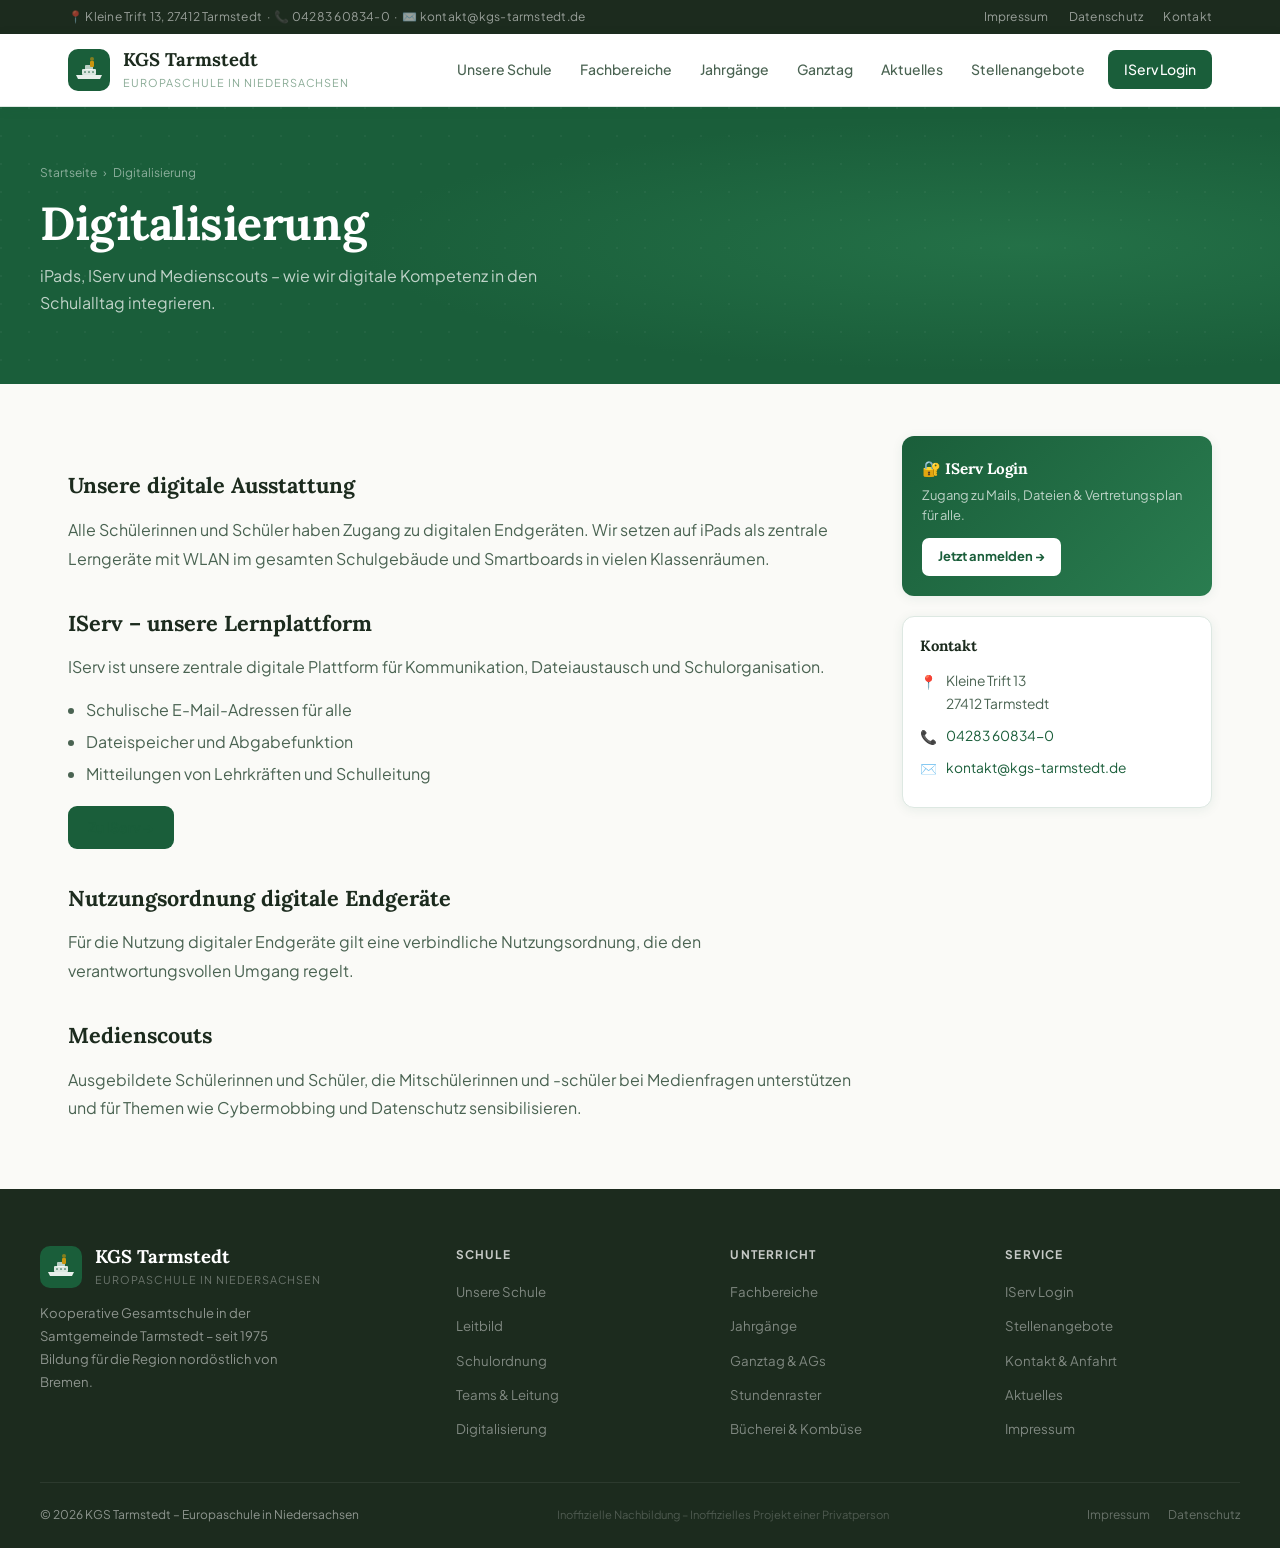
<file: digitalisierung.html>
<!DOCTYPE html>
<html lang="de">
<head>
<meta charset="UTF-8">
<meta name="viewport" content="width=device-width, initial-scale=1.0">
<title>Digitalisierung | KGS Tarmstedt</title>
<meta name="description" content="Digitale Bildung an der KGS Tarmstedt: iPads, IServ-Plattform und Medienscouts für zeitgemäßes Lernen.">
<meta name="robots" content="index, follow">
<meta property="og:title" content="Digitalisierung | KGS Tarmstedt">
<meta property="og:description" content="Digitale Bildung an der KGS Tarmstedt: iPads, IServ-Plattform und Medienscouts für zeitgemäßes Lernen.">
<meta property="og:locale" content="de_DE">
<meta property="og:site_name" content="KGS Tarmstedt">
<link rel="icon" href="data:image/svg+xml,%3Csvg xmlns='http://www.w3.org/2000/svg' viewBox='0 0 42 42'%3E%3Crect width='42' height='42' rx='10' fill='%231a5e3a'/%3E%3Cpath d='M8 26 L10 30 L32 30 L34 26 Z' fill='white' opacity='.9'/%3E%3Crect x='14' y='20' width='14' height='6' rx='1' fill='white' opacity='.85'/%3E%3Crect x='17' y='16' width='8' height='5' rx='1' fill='white' opacity='.7'/%3E%3Crect x='22' y='12' width='4' height='6' rx='1' fill='%23c9950e'/%3E%3Ccircle cx='24' cy='10' r='2' fill='%23c9950e' opacity='.6'/%3E%3C/svg%3E" type="image/svg+xml">
<link rel="canonical" href="https://www.kgs-tarmstedt.de/">
<link rel="preconnect" href="https://fonts.googleapis.com"><link href="https://fonts.googleapis.com/css2?family=Lora:ital,wght@0,400;0,600;0,700;1,400&family=Plus+Jakarta+Sans:wght@300;400;500;600;700&display=swap" rel="stylesheet">
<link rel="stylesheet" href="style.css">
</head>
<body>
<div class="topbar" role="complementary" aria-label="Kontaktinformationen">
  <div class="topbar-inner">
    <span class="topbar-info">📍 Kleine Trift 13, 27412 Tarmstedt &nbsp;·&nbsp; 📞 <a href="tel:+494283608340" style="color:rgba(255,255,255,.55)">04283 60834-0</a> &nbsp;·&nbsp; ✉️ <a href="mailto:kontakt@kgs-tarmstedt.de" style="color:rgba(255,255,255,.55)">kontakt@kgs-tarmstedt.de</a></span>
    <div class="topbar-links">
      <a href="impressum.html">Impressum</a>
      <a href="datenschutz.html">Datenschutz</a>
      <a href="kontakt.html">Kontakt</a>
    </div>
  </div>
</div>
<header role="banner">
  <div class="header-inner">
    <a class="logo" href="index.html" aria-label="KGS Tarmstedt – Zur Startseite">
      <svg width="42" height="42" viewBox="0 0 42 42" fill="none" xmlns="http://www.w3.org/2000/svg" aria-hidden="true">
  <rect width="42" height="42" rx="10" fill="#1a5e3a"/>
  <path d="M8 26 L10 30 L32 30 L34 26 Z" fill="white" opacity="0.9"/>
  <rect x="14" y="20" width="14" height="6" rx="1" fill="white" opacity="0.85"/>
  <rect x="17" y="16" width="8" height="5" rx="1" fill="white" opacity="0.7"/>
  <rect x="22" y="12" width="4" height="6" rx="1" fill="#c9950e"/>
  <circle cx="24" cy="10" r="2" fill="#c9950e" opacity="0.6"/>
  <rect x="16" y="22" width="2" height="2" rx=".5" fill="#1a5e3a" opacity="0.5"/>
  <rect x="20" y="22" width="2" height="2" rx=".5" fill="#1a5e3a" opacity="0.5"/>
  <rect x="24" y="22" width="2" height="2" rx=".5" fill="#1a5e3a" opacity="0.5"/>
</svg>
      <div class="logo-text">
        <span class="logo-name">KGS Tarmstedt</span>
        <span class="logo-sub">Europaschule in Niedersachsen</span>
      </div>
    </a>
    <nav role="navigation" aria-label="Hauptnavigation">
      <a href="unsere-schule.html">Unsere Schule</a>
      <a href="fachbereiche.html">Fachbereiche</a>
      <a href="jahrgaenge.html">Jahrgänge</a>
      <a href="ganztag.html">Ganztag</a>
      <a href="aktuelles.html">Aktuelles</a>
      <a href="stellenangebote.html">Stellenangebote</a>
      <a href="http://www.iserv-tarmstedt.de/idesk/" class="nav-cta" target="_blank" rel="noopener">IServ Login</a>
    </nav>
    <button class="menu-toggle" aria-label="Menü öffnen" aria-expanded="false" aria-controls="main-nav">
      <svg width="22" height="16" viewBox="0 0 22 16" fill="none" aria-hidden="true">
        <rect width="22" height="2" rx="1" fill="currentColor"/>
        <rect y="7" width="22" height="2" rx="1" fill="currentColor"/>
        <rect y="14" width="22" height="2" rx="1" fill="currentColor"/>
      </svg>
    </button>
  </div>
</header>
<main id="main-content">
<div class="page-hero"><div class="page-hero-inner">
  <div class="breadcrumb"><a href="index.html">Startseite</a> <span>&rsaquo;</span> <span>Digitalisierung</span></div>
  <h1>Digitalisierung</h1>
  <p>iPads, IServ und Medienscouts &ndash; wie wir digitale Kompetenz in den Schulalltag integrieren.</p>
</div></div>
<div class="content-wrap">
  <div class="prose">
    <h2>Unsere digitale Ausstattung</h2>
    <p>Alle Schülerinnen und Schüler haben Zugang zu digitalen Endgeräten. Wir setzen auf iPads als zentrale Lerngeräte mit WLAN im gesamten Schulgebäude und Smartboards in vielen Klassenräumen.</p>
    <h2>IServ &ndash; unsere Lernplattform</h2>
    <p>IServ ist unsere zentrale digitale Plattform für Kommunikation, Dateiaustausch und Schulorganisation.</p>
    <ul><li>Schulische E-Mail-Adressen für alle</li><li>Dateispeicher und Abgabefunktion</li><li>Mitteilungen von Lehrkräften und Schulleitung</li></ul>
    <div style="margin:16px 0;"><a href="http://www.iserv-tarmstedt.de/idesk/" target="_blank" class="btn btn-green">Zu IServ &rarr;</a></div>
    <h2>Nutzungsordnung digitale Endgeräte</h2>
    <p>Für die Nutzung digitaler Endgeräte gilt eine verbindliche Nutzungsordnung, die den verantwortungsvollen Umgang regelt.</p>
    <h2>Medienscouts</h2>
    <p>Ausgebildete Schülerinnen und Schüler, die Mitschülerinnen und -schüler bei Medienfragen unterstützen und für Themen wie Cybermobbing und Datenschutz sensibilisieren.</p>
  </div>
  <div class="sidebar">
    <div class="iserv-mini">
  <h4>🔐 IServ Login</h4>
  <p>Zugang zu Mails, Dateien &amp; Vertretungsplan für alle.</p>
  <a href="http://www.iserv-tarmstedt.de/idesk/" target="_blank">Jetzt anmelden &rarr;</a>
</div>
    <div class="contact-box">
  <h4>Kontakt</h4>
  <div class="contact-row"><span class="ci">📍</span><span>Kleine Trift 13<br>27412 Tarmstedt</span></div>
  <div class="contact-row"><span class="ci">📞</span><a href="tel:+494283608340">04283 60834-0</a></div>
  <div class="contact-row"><span class="ci">✉️</span><a href="mailto:kontakt@kgs-tarmstedt.de">kontakt@kgs-tarmstedt.de</a></div>
</div>
  </div>
</div>
</main>
<footer role="contentinfo">
  <div class="footer-grid">
    <div class="footer-brand">
      <a class="logo" href="index.html" aria-label="KGS Tarmstedt – Zur Startseite">
        <svg width="42" height="42" viewBox="0 0 42 42" fill="none" xmlns="http://www.w3.org/2000/svg" aria-hidden="true">
  <rect width="42" height="42" rx="10" fill="#1a5e3a"/>
  <path d="M8 26 L10 30 L32 30 L34 26 Z" fill="white" opacity="0.9"/>
  <rect x="14" y="20" width="14" height="6" rx="1" fill="white" opacity="0.85"/>
  <rect x="17" y="16" width="8" height="5" rx="1" fill="white" opacity="0.7"/>
  <rect x="22" y="12" width="4" height="6" rx="1" fill="#c9950e"/>
  <circle cx="24" cy="10" r="2" fill="#c9950e" opacity="0.6"/>
  <rect x="16" y="22" width="2" height="2" rx=".5" fill="#1a5e3a" opacity="0.5"/>
  <rect x="20" y="22" width="2" height="2" rx=".5" fill="#1a5e3a" opacity="0.5"/>
  <rect x="24" y="22" width="2" height="2" rx=".5" fill="#1a5e3a" opacity="0.5"/>
</svg>
        <div class="logo-text">
          <span class="logo-name">KGS Tarmstedt</span>
          <span class="logo-sub">Europaschule in Niedersachsen</span>
        </div>
      </a>
      <p>Kooperative Gesamtschule in der Samtgemeinde Tarmstedt &ndash; seit 1975 Bildung für die Region nordöstlich von Bremen.</p>
    </div>
    <div class="footer-col">
      <h4>Schule</h4>
      <ul>
        <li><a href="unsere-schule.html">Unsere Schule</a></li>
        <li><a href="unsere-schule.html#leitbild">Leitbild</a></li>
        <li><a href="unsere-schule.html#schulordnung">Schulordnung</a></li>
        <li><a href="teams.html">Teams &amp; Leitung</a></li>
        <li><a href="digitalisierung.html">Digitalisierung</a></li>
      </ul>
    </div>
    <div class="footer-col">
      <h4>Unterricht</h4>
      <ul>
        <li><a href="fachbereiche.html">Fachbereiche</a></li>
        <li><a href="jahrgaenge.html">Jahrgänge</a></li>
        <li><a href="ganztag.html">Ganztag &amp; AGs</a></li>
        <li><a href="ganztag.html#stundenraster">Stundenraster</a></li>
        <li><a href="partner.html">Bücherei &amp; Kombüse</a></li>
      </ul>
    </div>
    <div class="footer-col">
      <h4>Service</h4>
      <ul>
        <li><a href="http://www.iserv-tarmstedt.de/idesk/" target="_blank" rel="noopener">IServ Login</a></li>
        <li><a href="stellenangebote.html">Stellenangebote</a></li>
        <li><a href="kontakt.html">Kontakt &amp; Anfahrt</a></li>
        <li><a href="aktuelles.html">Aktuelles</a></li>
        <li><a href="impressum.html">Impressum</a></li>
      </ul>
    </div>
  </div>
  <div class="footer-bottom">
    <span>© 2026 KGS Tarmstedt &ndash; Europaschule in Niedersachsen</span>
    <span class="footer-credit">Inoffizielle Nachbildung &ndash; Inoffizielles Projekt einer Privatperson</span>
    <div class="footer-legal">
      <a href="impressum.html">Impressum</a>
      <a href="datenschutz.html">Datenschutz</a>
    </div>
  </div>
</footer>

<script>
(function(){
  var toggle = document.querySelector('.menu-toggle');
  var nav = document.querySelector('nav');
  var overlay = document.createElement('div');
  overlay.style.cssText = 'display:none;position:fixed;inset:0;background:rgba(28,43,30,.55);z-index:98;backdrop-filter:blur(3px);';
  document.body.appendChild(overlay);

  function openMenu(){
    nav.style.display = 'flex';
    nav.style.flexDirection = 'column';
    nav.style.position = 'fixed';
    nav.style.top = '0';
    nav.style.right = '0';
    nav.style.bottom = '0';
    nav.style.width = 'min(280px, 80vw)';
    nav.style.background = 'white';
    nav.style.padding = '80px 20px 32px';
    nav.style.gap = '4px';
    nav.style.zIndex = '99';
    nav.style.boxShadow = '-8px 0 32px rgba(0,0,0,.15)';
    nav.style.overflowY = 'auto';
    nav.style.animation = 'slideIn .25s ease';
    overlay.style.display = 'block';
    toggle.setAttribute('aria-expanded','true');
    document.body.style.overflow = 'hidden';
  }
  function closeMenu(){
    nav.style.display = '';
    nav.style.cssText = '';
    overlay.style.display = 'none';
    toggle.setAttribute('aria-expanded','false');
    document.body.style.overflow = '';
  }
  toggle.setAttribute('aria-expanded','false');
  toggle.setAttribute('aria-label','Menü öffnen');
  toggle.addEventListener('click', function(){
    var open = overlay.style.display === 'block';
    open ? closeMenu() : openMenu();
  });
  overlay.addEventListener('click', closeMenu);
  document.addEventListener('keydown', function(e){ if(e.key==='Escape') closeMenu(); });
  window.addEventListener('resize', function(){ if(window.innerWidth > 640) closeMenu(); });
})();
</script>
<style>
@keyframes slideIn { from { transform: translateX(100%); } to { transform: translateX(0); } }
@media (max-width:640px) {
  nav a { padding: 12px 16px !important; border-radius: 10px !important; font-size: .95rem !important; display: block; width: 100%; }
  .nav-cta { margin-left: 0 !important; margin-top: 8px !important; text-align: center; }
}
</style>
</body>
</html>
</file>
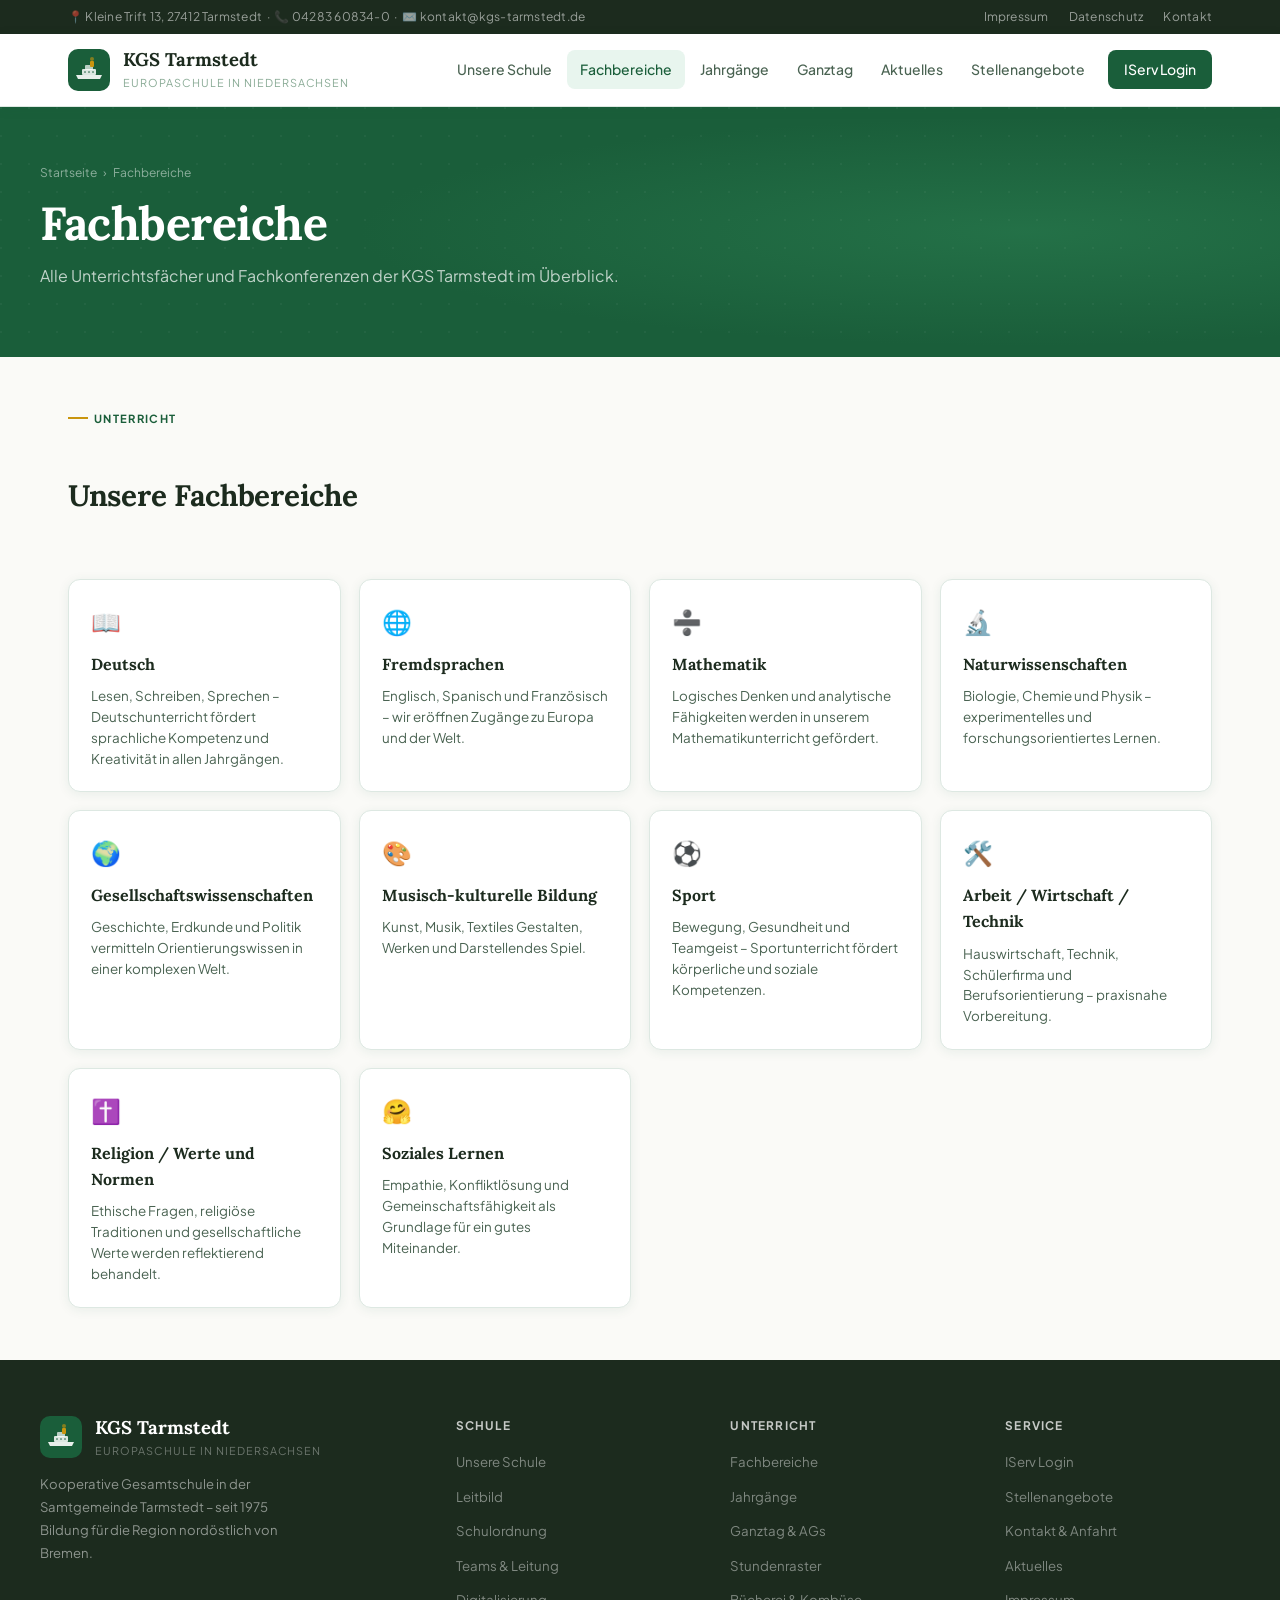
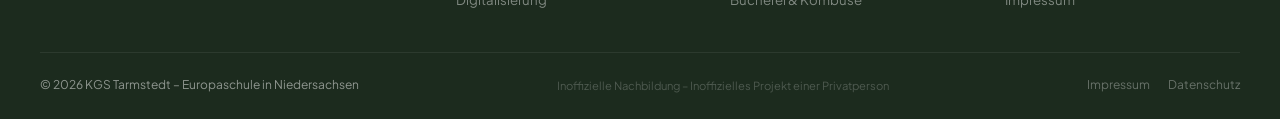
<file: fachbereiche.html>
<!DOCTYPE html>
<html lang="de">
<head>
<meta charset="UTF-8">
<meta name="viewport" content="width=device-width, initial-scale=1.0">
<title>Fachbereiche | KGS Tarmstedt</title>
<meta name="description" content="Alle Fachbereiche der KGS Tarmstedt: Deutsch, Mathematik, Naturwissenschaften, Fremdsprachen, Sport und mehr.">
<meta name="robots" content="index, follow">
<meta property="og:title" content="Fachbereiche | KGS Tarmstedt">
<meta property="og:description" content="Alle Fachbereiche der KGS Tarmstedt: Deutsch, Mathematik, Naturwissenschaften, Fremdsprachen, Sport und mehr.">
<meta property="og:locale" content="de_DE">
<meta property="og:site_name" content="KGS Tarmstedt">
<link rel="icon" href="data:image/svg+xml,%3Csvg xmlns='http://www.w3.org/2000/svg' viewBox='0 0 42 42'%3E%3Crect width='42' height='42' rx='10' fill='%231a5e3a'/%3E%3Cpath d='M8 26 L10 30 L32 30 L34 26 Z' fill='white' opacity='.9'/%3E%3Crect x='14' y='20' width='14' height='6' rx='1' fill='white' opacity='.85'/%3E%3Crect x='17' y='16' width='8' height='5' rx='1' fill='white' opacity='.7'/%3E%3Crect x='22' y='12' width='4' height='6' rx='1' fill='%23c9950e'/%3E%3Ccircle cx='24' cy='10' r='2' fill='%23c9950e' opacity='.6'/%3E%3C/svg%3E" type="image/svg+xml">
<link rel="canonical" href="https://www.kgs-tarmstedt.de/">
<link rel="preconnect" href="https://fonts.googleapis.com"><link href="https://fonts.googleapis.com/css2?family=Lora:ital,wght@0,400;0,600;0,700;1,400&family=Plus+Jakarta+Sans:wght@300;400;500;600;700&display=swap" rel="stylesheet">
<link rel="stylesheet" href="style.css">
</head>
<body>
<div class="topbar" role="complementary" aria-label="Kontaktinformationen">
  <div class="topbar-inner">
    <span class="topbar-info">📍 Kleine Trift 13, 27412 Tarmstedt &nbsp;·&nbsp; 📞 <a href="tel:+494283608340" style="color:rgba(255,255,255,.55)">04283 60834-0</a> &nbsp;·&nbsp; ✉️ <a href="mailto:kontakt@kgs-tarmstedt.de" style="color:rgba(255,255,255,.55)">kontakt@kgs-tarmstedt.de</a></span>
    <div class="topbar-links">
      <a href="impressum.html">Impressum</a>
      <a href="datenschutz.html">Datenschutz</a>
      <a href="kontakt.html">Kontakt</a>
    </div>
  </div>
</div>
<header role="banner">
  <div class="header-inner">
    <a class="logo" href="index.html" aria-label="KGS Tarmstedt – Zur Startseite">
      <svg width="42" height="42" viewBox="0 0 42 42" fill="none" xmlns="http://www.w3.org/2000/svg" aria-hidden="true">
  <rect width="42" height="42" rx="10" fill="#1a5e3a"/>
  <path d="M8 26 L10 30 L32 30 L34 26 Z" fill="white" opacity="0.9"/>
  <rect x="14" y="20" width="14" height="6" rx="1" fill="white" opacity="0.85"/>
  <rect x="17" y="16" width="8" height="5" rx="1" fill="white" opacity="0.7"/>
  <rect x="22" y="12" width="4" height="6" rx="1" fill="#c9950e"/>
  <circle cx="24" cy="10" r="2" fill="#c9950e" opacity="0.6"/>
  <rect x="16" y="22" width="2" height="2" rx=".5" fill="#1a5e3a" opacity="0.5"/>
  <rect x="20" y="22" width="2" height="2" rx=".5" fill="#1a5e3a" opacity="0.5"/>
  <rect x="24" y="22" width="2" height="2" rx=".5" fill="#1a5e3a" opacity="0.5"/>
</svg>
      <div class="logo-text">
        <span class="logo-name">KGS Tarmstedt</span>
        <span class="logo-sub">Europaschule in Niedersachsen</span>
      </div>
    </a>
    <nav role="navigation" aria-label="Hauptnavigation">
      <a href="unsere-schule.html">Unsere Schule</a>
      <a href="fachbereiche.html" class="active">Fachbereiche</a>
      <a href="jahrgaenge.html">Jahrgänge</a>
      <a href="ganztag.html">Ganztag</a>
      <a href="aktuelles.html">Aktuelles</a>
      <a href="stellenangebote.html">Stellenangebote</a>
      <a href="http://www.iserv-tarmstedt.de/idesk/" class="nav-cta" target="_blank" rel="noopener">IServ Login</a>
    </nav>
    <button class="menu-toggle" aria-label="Menü öffnen" aria-expanded="false" aria-controls="main-nav">
      <svg width="22" height="16" viewBox="0 0 22 16" fill="none" aria-hidden="true">
        <rect width="22" height="2" rx="1" fill="currentColor"/>
        <rect y="7" width="22" height="2" rx="1" fill="currentColor"/>
        <rect y="14" width="22" height="2" rx="1" fill="currentColor"/>
      </svg>
    </button>
  </div>
</header>
<main id="main-content">
<div class="page-hero"><div class="page-hero-inner">
  <div class="breadcrumb"><a href="index.html">Startseite</a> <span>&rsaquo;</span> <span>Fachbereiche</span></div>
  <h1>Fachbereiche</h1>
  <p>Alle Unterrichtsfächer und Fachkonferenzen der KGS Tarmstedt im Überblick.</p>
</div></div>
<div class="content-wrap full">
  <p class="section-tag">Unterricht</p>
  <h2 class="section-title">Unsere Fachbereiche</h2>
  <div class="grid-cards">
    <div class="grid-card"><div class="grid-card-icon">📖</div><h3>Deutsch</h3><p>Lesen, Schreiben, Sprechen &ndash; Deutschunterricht fördert sprachliche Kompetenz und Kreativität in allen Jahrgängen.</p></div>
    <div class="grid-card"><div class="grid-card-icon">🌐</div><h3>Fremdsprachen</h3><p>Englisch, Spanisch und Französisch &ndash; wir eröffnen Zugänge zu Europa und der Welt.</p></div>
    <div class="grid-card"><div class="grid-card-icon">➗</div><h3>Mathematik</h3><p>Logisches Denken und analytische Fähigkeiten werden in unserem Mathematikunterricht gefördert.</p></div>
    <div class="grid-card"><div class="grid-card-icon">🔬</div><h3>Naturwissenschaften</h3><p>Biologie, Chemie und Physik &ndash; experimentelles und forschungsorientiertes Lernen.</p></div>
    <div class="grid-card"><div class="grid-card-icon">🌍</div><h3>Gesellschaftswissenschaften</h3><p>Geschichte, Erdkunde und Politik vermitteln Orientierungswissen in einer komplexen Welt.</p></div>
    <div class="grid-card"><div class="grid-card-icon">🎨</div><h3>Musisch-kulturelle Bildung</h3><p>Kunst, Musik, Textiles Gestalten, Werken und Darstellendes Spiel.</p></div>
    <div class="grid-card"><div class="grid-card-icon">⚽</div><h3>Sport</h3><p>Bewegung, Gesundheit und Teamgeist &ndash; Sportunterricht fördert körperliche und soziale Kompetenzen.</p></div>
    <div class="grid-card"><div class="grid-card-icon">🛠️</div><h3>Arbeit / Wirtschaft / Technik</h3><p>Hauswirtschaft, Technik, Schülerfirma und Berufsorientierung &ndash; praxisnahe Vorbereitung.</p></div>
    <div class="grid-card"><div class="grid-card-icon">✝️</div><h3>Religion / Werte und Normen</h3><p>Ethische Fragen, religiöse Traditionen und gesellschaftliche Werte werden reflektierend behandelt.</p></div>
    <div class="grid-card"><div class="grid-card-icon">🤗</div><h3>Soziales Lernen</h3><p>Empathie, Konfliktlösung und Gemeinschaftsfähigkeit als Grundlage für ein gutes Miteinander.</p></div>
  </div>
</div>
</main>
<footer role="contentinfo">
  <div class="footer-grid">
    <div class="footer-brand">
      <a class="logo" href="index.html" aria-label="KGS Tarmstedt – Zur Startseite">
        <svg width="42" height="42" viewBox="0 0 42 42" fill="none" xmlns="http://www.w3.org/2000/svg" aria-hidden="true">
  <rect width="42" height="42" rx="10" fill="#1a5e3a"/>
  <path d="M8 26 L10 30 L32 30 L34 26 Z" fill="white" opacity="0.9"/>
  <rect x="14" y="20" width="14" height="6" rx="1" fill="white" opacity="0.85"/>
  <rect x="17" y="16" width="8" height="5" rx="1" fill="white" opacity="0.7"/>
  <rect x="22" y="12" width="4" height="6" rx="1" fill="#c9950e"/>
  <circle cx="24" cy="10" r="2" fill="#c9950e" opacity="0.6"/>
  <rect x="16" y="22" width="2" height="2" rx=".5" fill="#1a5e3a" opacity="0.5"/>
  <rect x="20" y="22" width="2" height="2" rx=".5" fill="#1a5e3a" opacity="0.5"/>
  <rect x="24" y="22" width="2" height="2" rx=".5" fill="#1a5e3a" opacity="0.5"/>
</svg>
        <div class="logo-text">
          <span class="logo-name">KGS Tarmstedt</span>
          <span class="logo-sub">Europaschule in Niedersachsen</span>
        </div>
      </a>
      <p>Kooperative Gesamtschule in der Samtgemeinde Tarmstedt &ndash; seit 1975 Bildung für die Region nordöstlich von Bremen.</p>
    </div>
    <div class="footer-col">
      <h4>Schule</h4>
      <ul>
        <li><a href="unsere-schule.html">Unsere Schule</a></li>
        <li><a href="unsere-schule.html#leitbild">Leitbild</a></li>
        <li><a href="unsere-schule.html#schulordnung">Schulordnung</a></li>
        <li><a href="teams.html">Teams &amp; Leitung</a></li>
        <li><a href="digitalisierung.html">Digitalisierung</a></li>
      </ul>
    </div>
    <div class="footer-col">
      <h4>Unterricht</h4>
      <ul>
        <li><a href="fachbereiche.html">Fachbereiche</a></li>
        <li><a href="jahrgaenge.html">Jahrgänge</a></li>
        <li><a href="ganztag.html">Ganztag &amp; AGs</a></li>
        <li><a href="ganztag.html#stundenraster">Stundenraster</a></li>
        <li><a href="partner.html">Bücherei &amp; Kombüse</a></li>
      </ul>
    </div>
    <div class="footer-col">
      <h4>Service</h4>
      <ul>
        <li><a href="http://www.iserv-tarmstedt.de/idesk/" target="_blank" rel="noopener">IServ Login</a></li>
        <li><a href="stellenangebote.html">Stellenangebote</a></li>
        <li><a href="kontakt.html">Kontakt &amp; Anfahrt</a></li>
        <li><a href="aktuelles.html">Aktuelles</a></li>
        <li><a href="impressum.html">Impressum</a></li>
      </ul>
    </div>
  </div>
  <div class="footer-bottom">
    <span>© 2026 KGS Tarmstedt &ndash; Europaschule in Niedersachsen</span>
    <span class="footer-credit">Inoffizielle Nachbildung &ndash; Inoffizielles Projekt einer Privatperson</span>
    <div class="footer-legal">
      <a href="impressum.html">Impressum</a>
      <a href="datenschutz.html">Datenschutz</a>
    </div>
  </div>
</footer>

<script>
(function(){
  var toggle = document.querySelector('.menu-toggle');
  var nav = document.querySelector('nav');
  var overlay = document.createElement('div');
  overlay.style.cssText = 'display:none;position:fixed;inset:0;background:rgba(28,43,30,.55);z-index:98;backdrop-filter:blur(3px);';
  document.body.appendChild(overlay);

  function openMenu(){
    nav.style.display = 'flex';
    nav.style.flexDirection = 'column';
    nav.style.position = 'fixed';
    nav.style.top = '0';
    nav.style.right = '0';
    nav.style.bottom = '0';
    nav.style.width = 'min(280px, 80vw)';
    nav.style.background = 'white';
    nav.style.padding = '80px 20px 32px';
    nav.style.gap = '4px';
    nav.style.zIndex = '99';
    nav.style.boxShadow = '-8px 0 32px rgba(0,0,0,.15)';
    nav.style.overflowY = 'auto';
    nav.style.animation = 'slideIn .25s ease';
    overlay.style.display = 'block';
    toggle.setAttribute('aria-expanded','true');
    document.body.style.overflow = 'hidden';
  }
  function closeMenu(){
    nav.style.display = '';
    nav.style.cssText = '';
    overlay.style.display = 'none';
    toggle.setAttribute('aria-expanded','false');
    document.body.style.overflow = '';
  }
  toggle.setAttribute('aria-expanded','false');
  toggle.setAttribute('aria-label','Menü öffnen');
  toggle.addEventListener('click', function(){
    var open = overlay.style.display === 'block';
    open ? closeMenu() : openMenu();
  });
  overlay.addEventListener('click', closeMenu);
  document.addEventListener('keydown', function(e){ if(e.key==='Escape') closeMenu(); });
  window.addEventListener('resize', function(){ if(window.innerWidth > 640) closeMenu(); });
})();
</script>
<style>
@keyframes slideIn { from { transform: translateX(100%); } to { transform: translateX(0); } }
@media (max-width:640px) {
  nav a { padding: 12px 16px !important; border-radius: 10px !important; font-size: .95rem !important; display: block; width: 100%; }
  .nav-cta { margin-left: 0 !important; margin-top: 8px !important; text-align: center; }
}
</style>
</body>
</html>
</file>
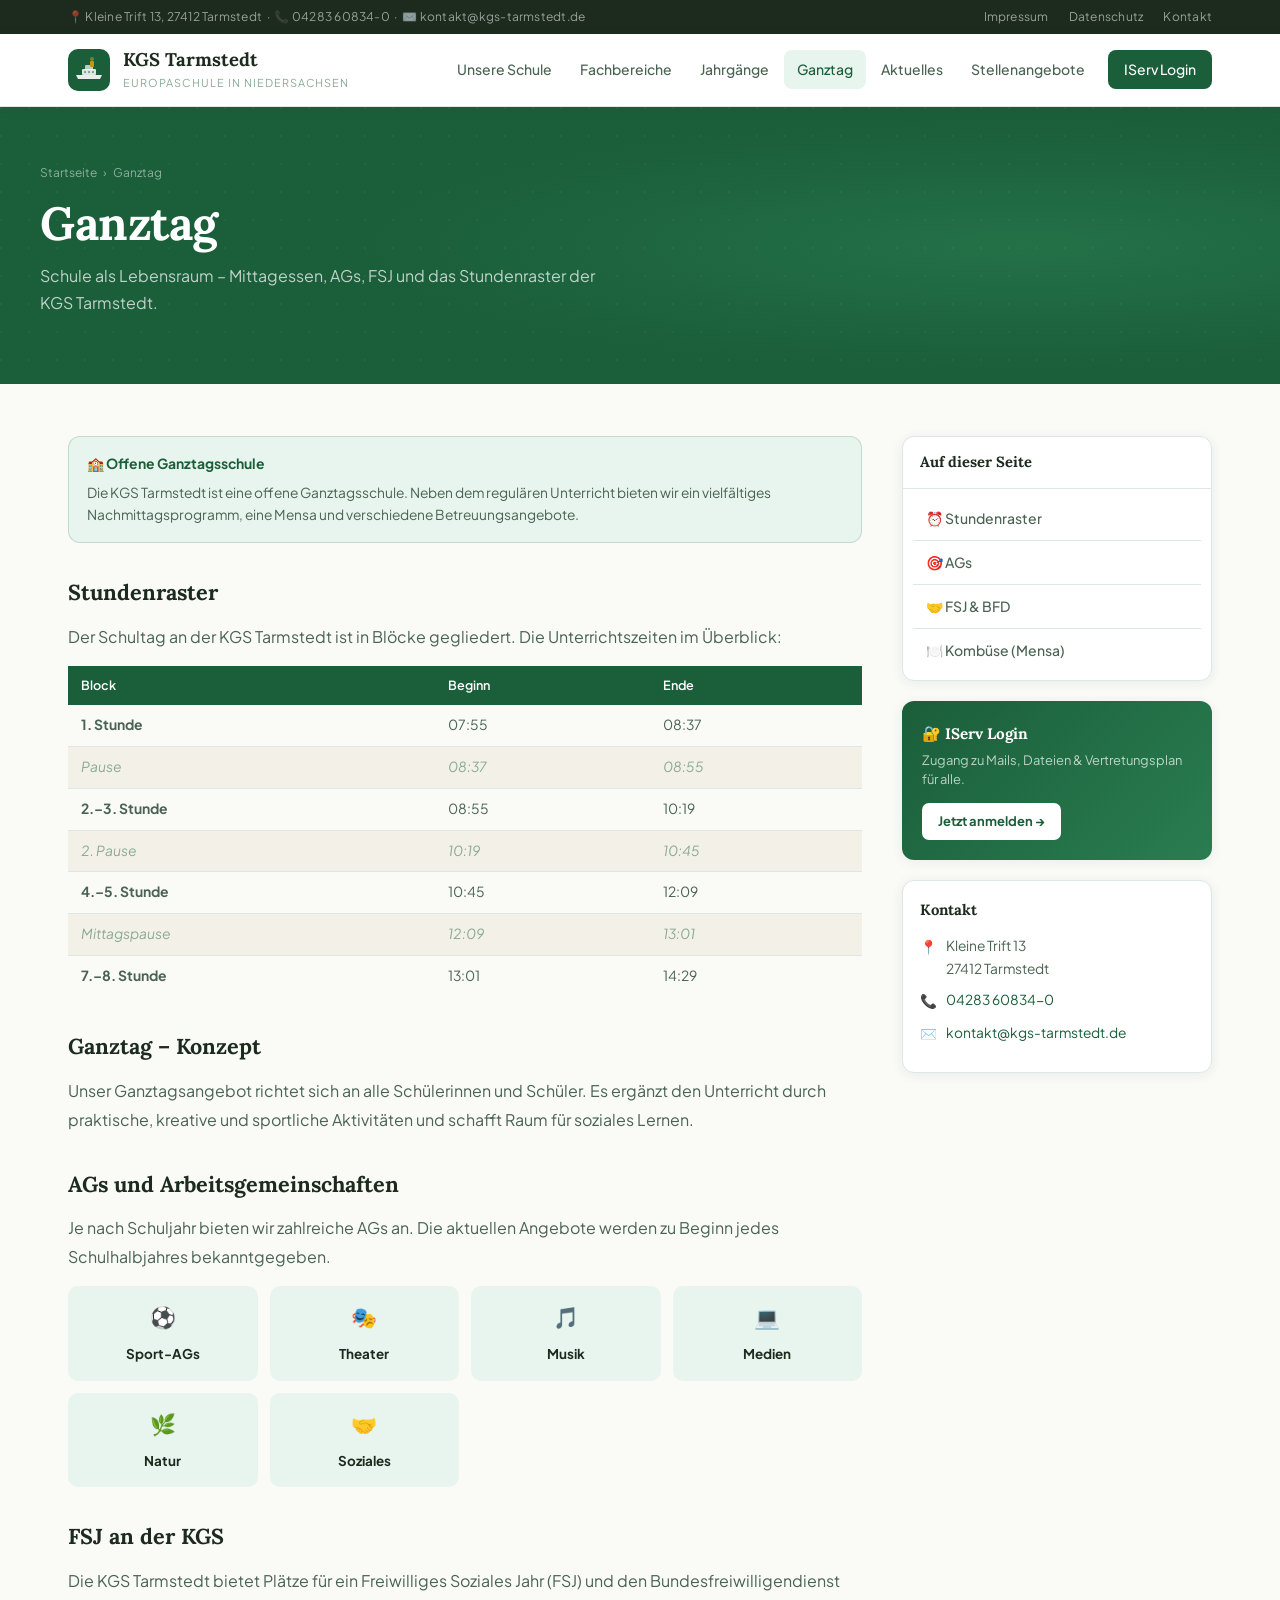
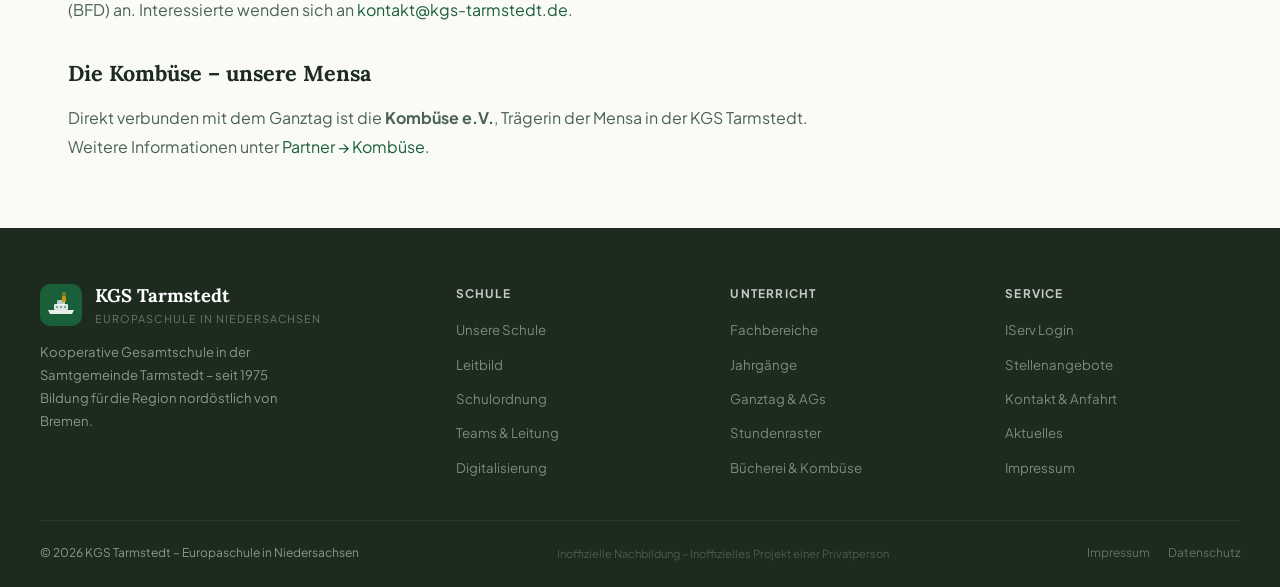
<file: ganztag.html>
<!DOCTYPE html>
<html lang="de">
<head>
<meta charset="UTF-8">
<meta name="viewport" content="width=device-width, initial-scale=1.0">
<title>Ganztag | KGS Tarmstedt</title>
<meta name="description" content="Offene Ganztagsschule KGS Tarmstedt: Stundenraster, Mittagessen in der Kombüse, AGs und FSJ-Angebote.">
<meta name="robots" content="index, follow">
<meta property="og:title" content="Ganztag | KGS Tarmstedt">
<meta property="og:description" content="Offene Ganztagsschule KGS Tarmstedt: Stundenraster, Mittagessen in der Kombüse, AGs und FSJ-Angebote.">
<meta property="og:locale" content="de_DE">
<meta property="og:site_name" content="KGS Tarmstedt">
<link rel="icon" href="data:image/svg+xml,%3Csvg xmlns='http://www.w3.org/2000/svg' viewBox='0 0 42 42'%3E%3Crect width='42' height='42' rx='10' fill='%231a5e3a'/%3E%3Cpath d='M8 26 L10 30 L32 30 L34 26 Z' fill='white' opacity='.9'/%3E%3Crect x='14' y='20' width='14' height='6' rx='1' fill='white' opacity='.85'/%3E%3Crect x='17' y='16' width='8' height='5' rx='1' fill='white' opacity='.7'/%3E%3Crect x='22' y='12' width='4' height='6' rx='1' fill='%23c9950e'/%3E%3Ccircle cx='24' cy='10' r='2' fill='%23c9950e' opacity='.6'/%3E%3C/svg%3E" type="image/svg+xml">
<link rel="canonical" href="https://www.kgs-tarmstedt.de/">
<link rel="preconnect" href="https://fonts.googleapis.com"><link href="https://fonts.googleapis.com/css2?family=Lora:ital,wght@0,400;0,600;0,700;1,400&family=Plus+Jakarta+Sans:wght@300;400;500;600;700&display=swap" rel="stylesheet">
<link rel="stylesheet" href="style.css">
</head>
<body>
<div class="topbar" role="complementary" aria-label="Kontaktinformationen">
  <div class="topbar-inner">
    <span class="topbar-info">📍 Kleine Trift 13, 27412 Tarmstedt &nbsp;·&nbsp; 📞 <a href="tel:+494283608340" style="color:rgba(255,255,255,.55)">04283 60834-0</a> &nbsp;·&nbsp; ✉️ <a href="mailto:kontakt@kgs-tarmstedt.de" style="color:rgba(255,255,255,.55)">kontakt@kgs-tarmstedt.de</a></span>
    <div class="topbar-links">
      <a href="impressum.html">Impressum</a>
      <a href="datenschutz.html">Datenschutz</a>
      <a href="kontakt.html">Kontakt</a>
    </div>
  </div>
</div>
<header role="banner">
  <div class="header-inner">
    <a class="logo" href="index.html" aria-label="KGS Tarmstedt – Zur Startseite">
      <svg width="42" height="42" viewBox="0 0 42 42" fill="none" xmlns="http://www.w3.org/2000/svg" aria-hidden="true">
  <rect width="42" height="42" rx="10" fill="#1a5e3a"/>
  <path d="M8 26 L10 30 L32 30 L34 26 Z" fill="white" opacity="0.9"/>
  <rect x="14" y="20" width="14" height="6" rx="1" fill="white" opacity="0.85"/>
  <rect x="17" y="16" width="8" height="5" rx="1" fill="white" opacity="0.7"/>
  <rect x="22" y="12" width="4" height="6" rx="1" fill="#c9950e"/>
  <circle cx="24" cy="10" r="2" fill="#c9950e" opacity="0.6"/>
  <rect x="16" y="22" width="2" height="2" rx=".5" fill="#1a5e3a" opacity="0.5"/>
  <rect x="20" y="22" width="2" height="2" rx=".5" fill="#1a5e3a" opacity="0.5"/>
  <rect x="24" y="22" width="2" height="2" rx=".5" fill="#1a5e3a" opacity="0.5"/>
</svg>
      <div class="logo-text">
        <span class="logo-name">KGS Tarmstedt</span>
        <span class="logo-sub">Europaschule in Niedersachsen</span>
      </div>
    </a>
    <nav role="navigation" aria-label="Hauptnavigation">
      <a href="unsere-schule.html">Unsere Schule</a>
      <a href="fachbereiche.html">Fachbereiche</a>
      <a href="jahrgaenge.html">Jahrgänge</a>
      <a href="ganztag.html" class="active">Ganztag</a>
      <a href="aktuelles.html">Aktuelles</a>
      <a href="stellenangebote.html">Stellenangebote</a>
      <a href="http://www.iserv-tarmstedt.de/idesk/" class="nav-cta" target="_blank" rel="noopener">IServ Login</a>
    </nav>
    <button class="menu-toggle" aria-label="Menü öffnen" aria-expanded="false" aria-controls="main-nav">
      <svg width="22" height="16" viewBox="0 0 22 16" fill="none" aria-hidden="true">
        <rect width="22" height="2" rx="1" fill="currentColor"/>
        <rect y="7" width="22" height="2" rx="1" fill="currentColor"/>
        <rect y="14" width="22" height="2" rx="1" fill="currentColor"/>
      </svg>
    </button>
  </div>
</header>
<main id="main-content">
<div class="page-hero">
  <div class="page-hero-inner">
    <div class="breadcrumb"><a href="index.html">Startseite</a> <span>&rsaquo;</span> <span>Ganztag</span></div>
    <h1>Ganztag</h1>
    <p>Schule als Lebensraum &ndash; Mittagessen, AGs, FSJ und das Stundenraster der KGS Tarmstedt.</p>
  </div>
</div>
<div class="content-wrap">
  <div class="prose">
    <div class="info-box">
      <div class="info-box-title">🏫 Offene Ganztagsschule</div>
      <p>Die KGS Tarmstedt ist eine offene Ganztagsschule. Neben dem regulären Unterricht bieten wir ein vielfältiges Nachmittagsprogramm, eine Mensa und verschiedene Betreuungsangebote.</p>
    </div>

    <h2 id="stundenraster">Stundenraster</h2>
    <p>Der Schultag an der KGS Tarmstedt ist in Blöcke gegliedert. Die Unterrichtszeiten im Überblick:</p>
    <table class="tbl">
  <tr><th>Block</th><th>Beginn</th><th>Ende</th></tr>
  <tr><td><strong>1. Stunde</strong></td><td>07:55</td><td>08:37</td></tr>
  <tr class="pause-row"><td>Pause</td><td>08:37</td><td>08:55</td></tr>
  <tr><td><strong>2.&ndash;3. Stunde</strong></td><td>08:55</td><td>10:19</td></tr>
  <tr class="pause-row"><td>2. Pause</td><td>10:19</td><td>10:45</td></tr>
  <tr><td><strong>4.&ndash;5. Stunde</strong></td><td>10:45</td><td>12:09</td></tr>
  <tr class="pause-row"><td>Mittagspause</td><td>12:09</td><td>13:01</td></tr>
  <tr><td><strong>7.&ndash;8. Stunde</strong></td><td>13:01</td><td>14:29</td></tr>
</table>

    <h2>Ganztag &ndash; Konzept</h2>
    <p>Unser Ganztagsangebot richtet sich an alle Schülerinnen und Schüler. Es ergänzt den Unterricht durch praktische, kreative und sportliche Aktivitäten und schafft Raum für soziales Lernen.</p>

    <h2>AGs und Arbeitsgemeinschaften</h2>
    <p>Je nach Schuljahr bieten wir zahlreiche AGs an. Die aktuellen Angebote werden zu Beginn jedes Schulhalbjahres bekanntgegeben.</p>
    <div style="display:grid;grid-template-columns:repeat(auto-fill,minmax(160px,1fr));gap:12px;margin:14px 0 22px;">
      <div style="background:var(--green-light);border-radius:10px;padding:14px;text-align:center;"><div style="font-size:1.3rem;margin-bottom:6px;">⚽</div><strong style="font-size:.84rem;color:var(--dark);">Sport-AGs</strong></div>
      <div style="background:var(--green-light);border-radius:10px;padding:14px;text-align:center;"><div style="font-size:1.3rem;margin-bottom:6px;">🎭</div><strong style="font-size:.84rem;color:var(--dark);">Theater</strong></div>
      <div style="background:var(--green-light);border-radius:10px;padding:14px;text-align:center;"><div style="font-size:1.3rem;margin-bottom:6px;">🎵</div><strong style="font-size:.84rem;color:var(--dark);">Musik</strong></div>
      <div style="background:var(--green-light);border-radius:10px;padding:14px;text-align:center;"><div style="font-size:1.3rem;margin-bottom:6px;">💻</div><strong style="font-size:.84rem;color:var(--dark);">Medien</strong></div>
      <div style="background:var(--green-light);border-radius:10px;padding:14px;text-align:center;"><div style="font-size:1.3rem;margin-bottom:6px;">🌿</div><strong style="font-size:.84rem;color:var(--dark);">Natur</strong></div>
      <div style="background:var(--green-light);border-radius:10px;padding:14px;text-align:center;"><div style="font-size:1.3rem;margin-bottom:6px;">🤝</div><strong style="font-size:.84rem;color:var(--dark);">Soziales</strong></div>
    </div>

    <h2>FSJ an der KGS</h2>
    <p>Die KGS Tarmstedt bietet Plätze für ein Freiwilliges Soziales Jahr (FSJ) und den Bundesfreiwilligendienst (BFD) an. Interessierte wenden sich an <a href="mailto:kontakt@kgs-tarmstedt.de">kontakt@kgs-tarmstedt.de</a>.</p>

    <h2 id="kombuese">Die Kombüse &ndash; unsere Mensa</h2>
    <p>Direkt verbunden mit dem Ganztag ist die <strong>Kombüse e.V.</strong>, Trägerin der Mensa in der KGS Tarmstedt. Weitere Informationen unter <a href="partner.html#kombuese">Partner &rarr; Kombüse</a>.</p>
  </div>
  <div class="sidebar">
    <div class="card">
      <div class="card-head"><span class="card-head-title">Auf dieser Seite</span></div>
      <div class="card-body" style="padding:8px 10px;">
        <ul class="item-list">
          <li><a href="#stundenraster">⏰ Stundenraster</a></li>
          <li><a href="#ags">🎯 AGs</a></li>
          <li><a href="#fsj">🤝 FSJ &amp; BFD</a></li>
          <li><a href="partner.html#kombuese">🍽️ Kombüse (Mensa)</a></li>
        </ul>
      </div>
    </div>
    <div class="iserv-mini">
  <h4>🔐 IServ Login</h4>
  <p>Zugang zu Mails, Dateien &amp; Vertretungsplan für alle.</p>
  <a href="http://www.iserv-tarmstedt.de/idesk/" target="_blank">Jetzt anmelden &rarr;</a>
</div>
    <div class="contact-box">
  <h4>Kontakt</h4>
  <div class="contact-row"><span class="ci">📍</span><span>Kleine Trift 13<br>27412 Tarmstedt</span></div>
  <div class="contact-row"><span class="ci">📞</span><a href="tel:+494283608340">04283 60834-0</a></div>
  <div class="contact-row"><span class="ci">✉️</span><a href="mailto:kontakt@kgs-tarmstedt.de">kontakt@kgs-tarmstedt.de</a></div>
</div>
  </div>
</div>
</main>
<footer role="contentinfo">
  <div class="footer-grid">
    <div class="footer-brand">
      <a class="logo" href="index.html" aria-label="KGS Tarmstedt – Zur Startseite">
        <svg width="42" height="42" viewBox="0 0 42 42" fill="none" xmlns="http://www.w3.org/2000/svg" aria-hidden="true">
  <rect width="42" height="42" rx="10" fill="#1a5e3a"/>
  <path d="M8 26 L10 30 L32 30 L34 26 Z" fill="white" opacity="0.9"/>
  <rect x="14" y="20" width="14" height="6" rx="1" fill="white" opacity="0.85"/>
  <rect x="17" y="16" width="8" height="5" rx="1" fill="white" opacity="0.7"/>
  <rect x="22" y="12" width="4" height="6" rx="1" fill="#c9950e"/>
  <circle cx="24" cy="10" r="2" fill="#c9950e" opacity="0.6"/>
  <rect x="16" y="22" width="2" height="2" rx=".5" fill="#1a5e3a" opacity="0.5"/>
  <rect x="20" y="22" width="2" height="2" rx=".5" fill="#1a5e3a" opacity="0.5"/>
  <rect x="24" y="22" width="2" height="2" rx=".5" fill="#1a5e3a" opacity="0.5"/>
</svg>
        <div class="logo-text">
          <span class="logo-name">KGS Tarmstedt</span>
          <span class="logo-sub">Europaschule in Niedersachsen</span>
        </div>
      </a>
      <p>Kooperative Gesamtschule in der Samtgemeinde Tarmstedt &ndash; seit 1975 Bildung für die Region nordöstlich von Bremen.</p>
    </div>
    <div class="footer-col">
      <h4>Schule</h4>
      <ul>
        <li><a href="unsere-schule.html">Unsere Schule</a></li>
        <li><a href="unsere-schule.html#leitbild">Leitbild</a></li>
        <li><a href="unsere-schule.html#schulordnung">Schulordnung</a></li>
        <li><a href="teams.html">Teams &amp; Leitung</a></li>
        <li><a href="digitalisierung.html">Digitalisierung</a></li>
      </ul>
    </div>
    <div class="footer-col">
      <h4>Unterricht</h4>
      <ul>
        <li><a href="fachbereiche.html">Fachbereiche</a></li>
        <li><a href="jahrgaenge.html">Jahrgänge</a></li>
        <li><a href="ganztag.html">Ganztag &amp; AGs</a></li>
        <li><a href="ganztag.html#stundenraster">Stundenraster</a></li>
        <li><a href="partner.html">Bücherei &amp; Kombüse</a></li>
      </ul>
    </div>
    <div class="footer-col">
      <h4>Service</h4>
      <ul>
        <li><a href="http://www.iserv-tarmstedt.de/idesk/" target="_blank" rel="noopener">IServ Login</a></li>
        <li><a href="stellenangebote.html">Stellenangebote</a></li>
        <li><a href="kontakt.html">Kontakt &amp; Anfahrt</a></li>
        <li><a href="aktuelles.html">Aktuelles</a></li>
        <li><a href="impressum.html">Impressum</a></li>
      </ul>
    </div>
  </div>
  <div class="footer-bottom">
    <span>© 2026 KGS Tarmstedt &ndash; Europaschule in Niedersachsen</span>
    <span class="footer-credit">Inoffizielle Nachbildung &ndash; Inoffizielles Projekt einer Privatperson</span>
    <div class="footer-legal">
      <a href="impressum.html">Impressum</a>
      <a href="datenschutz.html">Datenschutz</a>
    </div>
  </div>
</footer>

<script>
(function(){
  var toggle = document.querySelector('.menu-toggle');
  var nav = document.querySelector('nav');
  var overlay = document.createElement('div');
  overlay.style.cssText = 'display:none;position:fixed;inset:0;background:rgba(28,43,30,.55);z-index:98;backdrop-filter:blur(3px);';
  document.body.appendChild(overlay);

  function openMenu(){
    nav.style.display = 'flex';
    nav.style.flexDirection = 'column';
    nav.style.position = 'fixed';
    nav.style.top = '0';
    nav.style.right = '0';
    nav.style.bottom = '0';
    nav.style.width = 'min(280px, 80vw)';
    nav.style.background = 'white';
    nav.style.padding = '80px 20px 32px';
    nav.style.gap = '4px';
    nav.style.zIndex = '99';
    nav.style.boxShadow = '-8px 0 32px rgba(0,0,0,.15)';
    nav.style.overflowY = 'auto';
    nav.style.animation = 'slideIn .25s ease';
    overlay.style.display = 'block';
    toggle.setAttribute('aria-expanded','true');
    document.body.style.overflow = 'hidden';
  }
  function closeMenu(){
    nav.style.display = '';
    nav.style.cssText = '';
    overlay.style.display = 'none';
    toggle.setAttribute('aria-expanded','false');
    document.body.style.overflow = '';
  }
  toggle.setAttribute('aria-expanded','false');
  toggle.setAttribute('aria-label','Menü öffnen');
  toggle.addEventListener('click', function(){
    var open = overlay.style.display === 'block';
    open ? closeMenu() : openMenu();
  });
  overlay.addEventListener('click', closeMenu);
  document.addEventListener('keydown', function(e){ if(e.key==='Escape') closeMenu(); });
  window.addEventListener('resize', function(){ if(window.innerWidth > 640) closeMenu(); });
})();
</script>
<style>
@keyframes slideIn { from { transform: translateX(100%); } to { transform: translateX(0); } }
@media (max-width:640px) {
  nav a { padding: 12px 16px !important; border-radius: 10px !important; font-size: .95rem !important; display: block; width: 100%; }
  .nav-cta { margin-left: 0 !important; margin-top: 8px !important; text-align: center; }
}
</style>
</body>
</html>
</file>
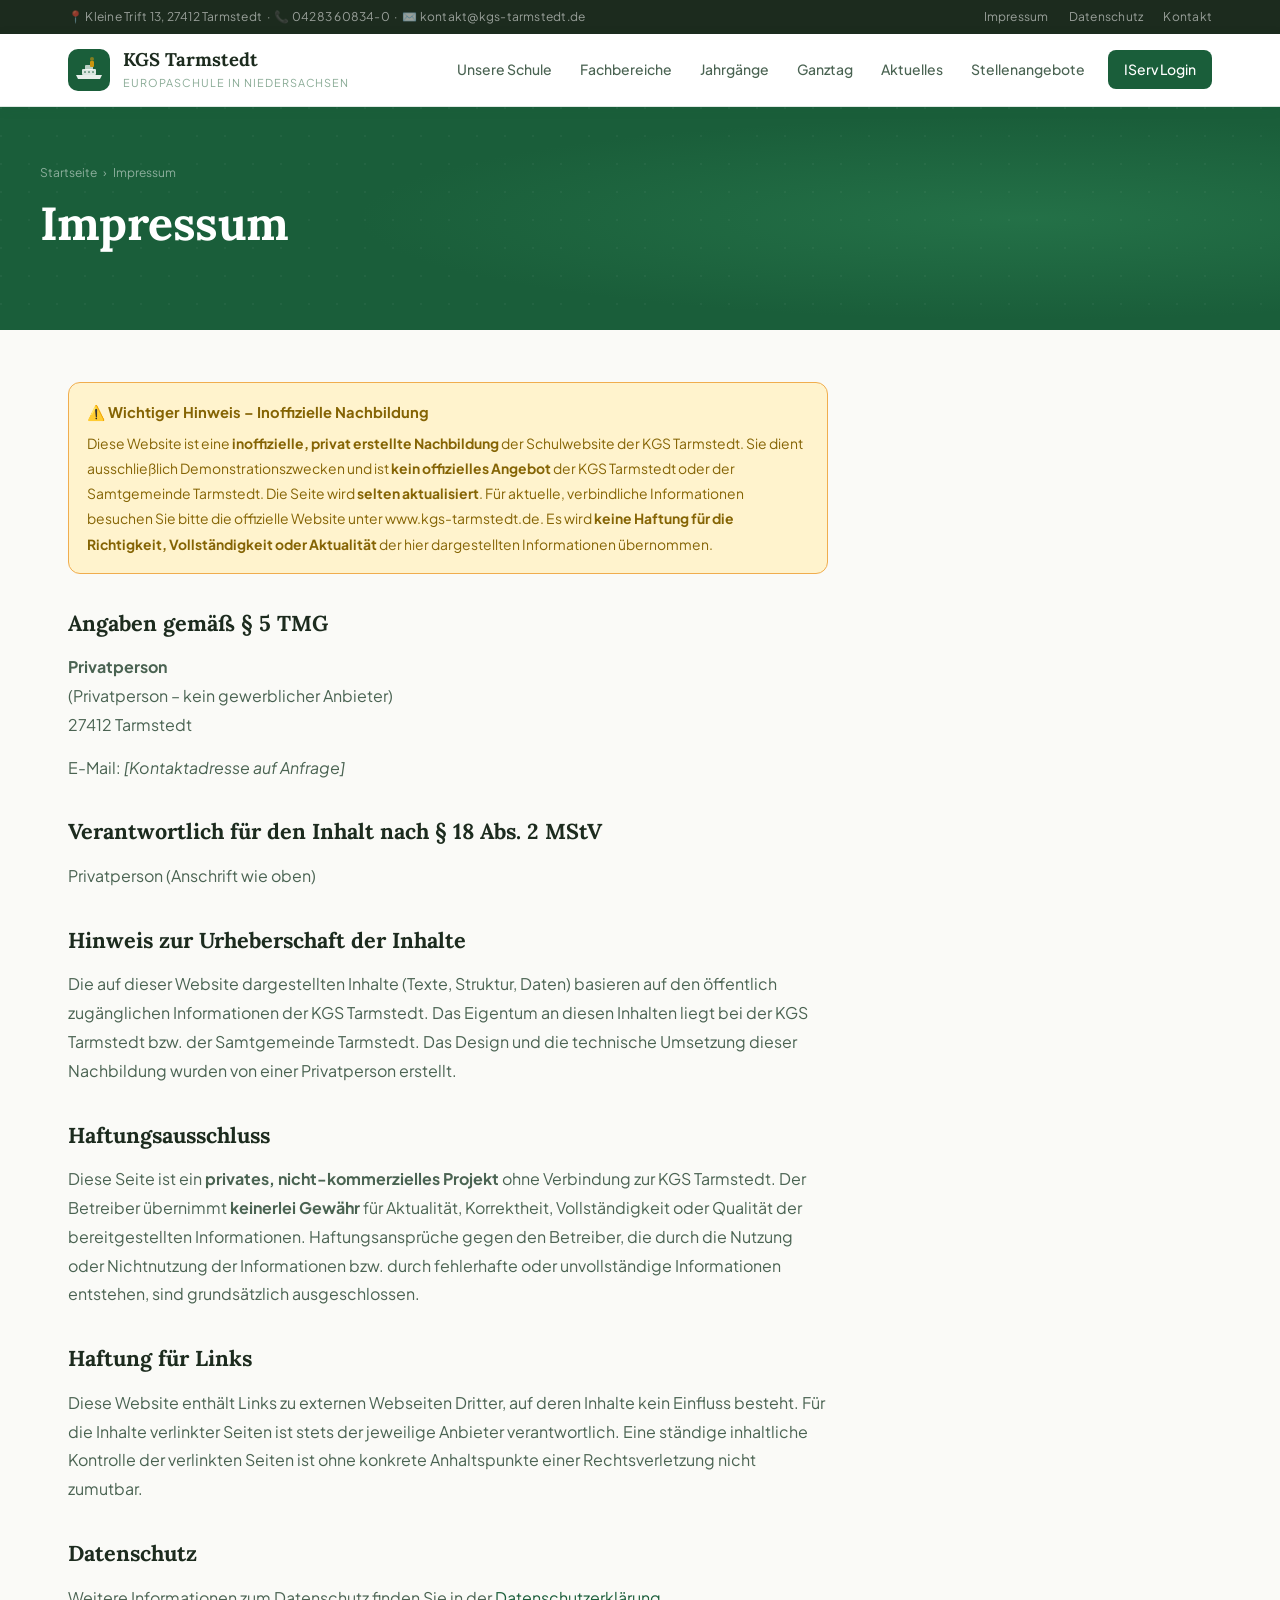
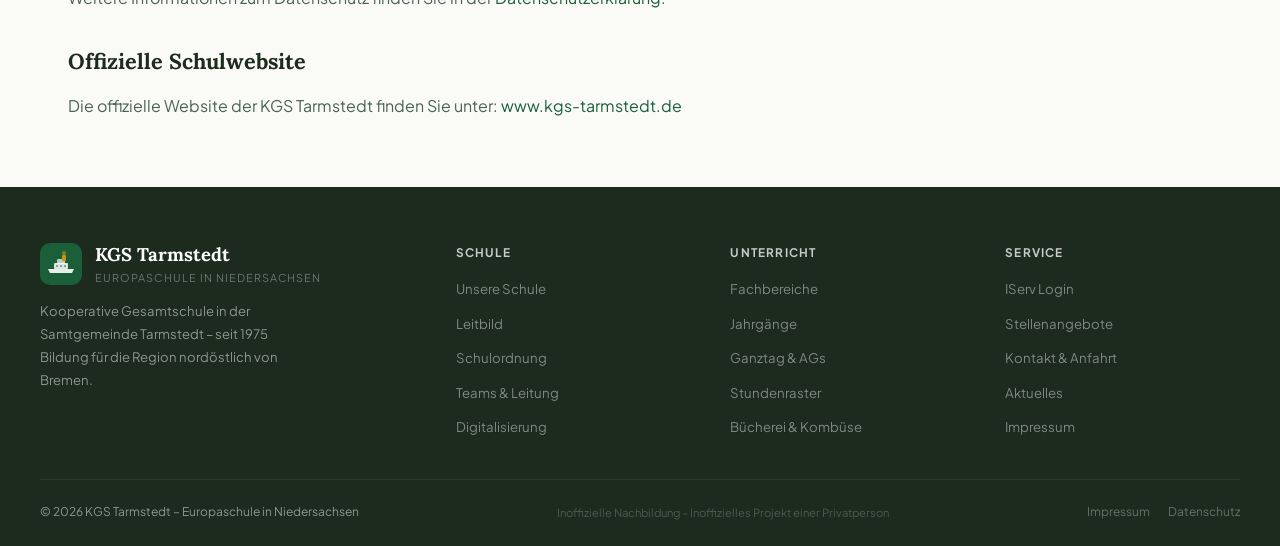
<file: impressum.html>
<!DOCTYPE html>
<html lang="de">
<head>
<meta charset="UTF-8">
<meta name="viewport" content="width=device-width, initial-scale=1.0">
<title>Impressum | KGS Tarmstedt</title>
<meta name="description" content="Impressum der inoffiziellen KGS-Tarmstedt-Website. Inoffizielle Nachbildung von einer Privatperson.">
<meta name="robots" content="index, follow">
<meta property="og:title" content="Impressum | KGS Tarmstedt">
<meta property="og:description" content="Impressum der inoffiziellen KGS-Tarmstedt-Website. Inoffizielle Nachbildung von einer Privatperson.">
<meta property="og:locale" content="de_DE">
<meta property="og:site_name" content="KGS Tarmstedt">
<link rel="icon" href="data:image/svg+xml,%3Csvg xmlns='http://www.w3.org/2000/svg' viewBox='0 0 42 42'%3E%3Crect width='42' height='42' rx='10' fill='%231a5e3a'/%3E%3Cpath d='M8 26 L10 30 L32 30 L34 26 Z' fill='white' opacity='.9'/%3E%3Crect x='14' y='20' width='14' height='6' rx='1' fill='white' opacity='.85'/%3E%3Crect x='17' y='16' width='8' height='5' rx='1' fill='white' opacity='.7'/%3E%3Crect x='22' y='12' width='4' height='6' rx='1' fill='%23c9950e'/%3E%3Ccircle cx='24' cy='10' r='2' fill='%23c9950e' opacity='.6'/%3E%3C/svg%3E" type="image/svg+xml">
<link rel="canonical" href="https://www.kgs-tarmstedt.de/">
<link rel="preconnect" href="https://fonts.googleapis.com"><link href="https://fonts.googleapis.com/css2?family=Lora:ital,wght@0,400;0,600;0,700;1,400&family=Plus+Jakarta+Sans:wght@300;400;500;600;700&display=swap" rel="stylesheet">
<link rel="stylesheet" href="style.css">
</head>
<body>
<div class="topbar" role="complementary" aria-label="Kontaktinformationen">
  <div class="topbar-inner">
    <span class="topbar-info">📍 Kleine Trift 13, 27412 Tarmstedt &nbsp;·&nbsp; 📞 <a href="tel:+494283608340" style="color:rgba(255,255,255,.55)">04283 60834-0</a> &nbsp;·&nbsp; ✉️ <a href="mailto:kontakt@kgs-tarmstedt.de" style="color:rgba(255,255,255,.55)">kontakt@kgs-tarmstedt.de</a></span>
    <div class="topbar-links">
      <a href="impressum.html">Impressum</a>
      <a href="datenschutz.html">Datenschutz</a>
      <a href="kontakt.html">Kontakt</a>
    </div>
  </div>
</div>
<header role="banner">
  <div class="header-inner">
    <a class="logo" href="index.html" aria-label="KGS Tarmstedt – Zur Startseite">
      <svg width="42" height="42" viewBox="0 0 42 42" fill="none" xmlns="http://www.w3.org/2000/svg" aria-hidden="true">
  <rect width="42" height="42" rx="10" fill="#1a5e3a"/>
  <path d="M8 26 L10 30 L32 30 L34 26 Z" fill="white" opacity="0.9"/>
  <rect x="14" y="20" width="14" height="6" rx="1" fill="white" opacity="0.85"/>
  <rect x="17" y="16" width="8" height="5" rx="1" fill="white" opacity="0.7"/>
  <rect x="22" y="12" width="4" height="6" rx="1" fill="#c9950e"/>
  <circle cx="24" cy="10" r="2" fill="#c9950e" opacity="0.6"/>
  <rect x="16" y="22" width="2" height="2" rx=".5" fill="#1a5e3a" opacity="0.5"/>
  <rect x="20" y="22" width="2" height="2" rx=".5" fill="#1a5e3a" opacity="0.5"/>
  <rect x="24" y="22" width="2" height="2" rx=".5" fill="#1a5e3a" opacity="0.5"/>
</svg>
      <div class="logo-text">
        <span class="logo-name">KGS Tarmstedt</span>
        <span class="logo-sub">Europaschule in Niedersachsen</span>
      </div>
    </a>
    <nav role="navigation" aria-label="Hauptnavigation">
      <a href="unsere-schule.html">Unsere Schule</a>
      <a href="fachbereiche.html">Fachbereiche</a>
      <a href="jahrgaenge.html">Jahrgänge</a>
      <a href="ganztag.html">Ganztag</a>
      <a href="aktuelles.html">Aktuelles</a>
      <a href="stellenangebote.html">Stellenangebote</a>
      <a href="http://www.iserv-tarmstedt.de/idesk/" class="nav-cta" target="_blank" rel="noopener">IServ Login</a>
    </nav>
    <button class="menu-toggle" aria-label="Menü öffnen" aria-expanded="false" aria-controls="main-nav">
      <svg width="22" height="16" viewBox="0 0 22 16" fill="none" aria-hidden="true">
        <rect width="22" height="2" rx="1" fill="currentColor"/>
        <rect y="7" width="22" height="2" rx="1" fill="currentColor"/>
        <rect y="14" width="22" height="2" rx="1" fill="currentColor"/>
      </svg>
    </button>
  </div>
</header>
<main id="main-content">
<div class="page-hero">
  <div class="page-hero-inner">
    <div class="breadcrumb"><a href="index.html">Startseite</a> <span>&rsaquo;</span> <span>Impressum</span></div>
    <h1>Impressum</h1>
  </div>
</div>
<div class="content-wrap full">
  <div class="prose" style="max-width:760px;">

    <div style="background:#fff3cd;border:1px solid #f0ad4e;border-radius:var(--r);padding:16px 18px;margin-bottom:28px;">
      <strong style="color:#856404;font-size:.92rem;">⚠️ Wichtiger Hinweis &ndash; Inoffizielle Nachbildung</strong>
      <p style="color:#856404;margin-top:6px;font-size:.87rem;margin-bottom:0;">
        Diese Website ist eine <strong>inoffizielle, privat erstellte Nachbildung</strong> der Schulwebsite der KGS Tarmstedt. Sie dient ausschließlich Demonstrationszwecken und ist <strong>kein offizielles Angebot</strong> der KGS Tarmstedt oder der Samtgemeinde Tarmstedt.
        Die Seite wird <strong>selten aktualisiert</strong>. Für aktuelle, verbindliche Informationen besuchen Sie bitte die offizielle Website unter <a href="https://www.kgs-tarmstedt.de" target="_blank" style="color:#856404;">www.kgs-tarmstedt.de</a>.
        Es wird <strong>keine Haftung für die Richtigkeit, Vollständigkeit oder Aktualität</strong> der hier dargestellten Informationen übernommen.
      </p>
    </div>

    <h2>Angaben gemäß &sect; 5 TMG</h2>
    <p>
      <strong>Privatperson</strong><br>
      (Privatperson &ndash; kein gewerblicher Anbieter)<br>
      27412 Tarmstedt
    </p>
    <p>
      E-Mail: <em>[Kontaktadresse auf Anfrage]</em>
    </p>

    <h2>Verantwortlich für den Inhalt nach &sect; 18 Abs. 2 MStV</h2>
    <p>Privatperson (Anschrift wie oben)</p>

    <h2>Hinweis zur Urheberschaft der Inhalte</h2>
    <p>Die auf dieser Website dargestellten Inhalte (Texte, Struktur, Daten) basieren auf den öffentlich zugänglichen Informationen der KGS Tarmstedt. Das Eigentum an diesen Inhalten liegt bei der KGS Tarmstedt bzw. der Samtgemeinde Tarmstedt. Das Design und die technische Umsetzung dieser Nachbildung wurden von einer Privatperson erstellt.</p>

    <h2>Haftungsausschluss</h2>
    <p>Diese Seite ist ein <strong>privates, nicht-kommerzielles Projekt</strong> ohne Verbindung zur KGS Tarmstedt. Der Betreiber übernimmt <strong>keinerlei Gewähr</strong> für Aktualität, Korrektheit, Vollständigkeit oder Qualität der bereitgestellten Informationen. Haftungsansprüche gegen den Betreiber, die durch die Nutzung oder Nichtnutzung der Informationen bzw. durch fehlerhafte oder unvollständige Informationen entstehen, sind grundsätzlich ausgeschlossen.</p>

    <h2>Haftung für Links</h2>
    <p>Diese Website enthält Links zu externen Webseiten Dritter, auf deren Inhalte kein Einfluss besteht. Für die Inhalte verlinkter Seiten ist stets der jeweilige Anbieter verantwortlich. Eine ständige inhaltliche Kontrolle der verlinkten Seiten ist ohne konkrete Anhaltspunkte einer Rechtsverletzung nicht zumutbar.</p>

    <h2>Datenschutz</h2>
    <p>Weitere Informationen zum Datenschutz finden Sie in der <a href="datenschutz.html">Datenschutzerklärung</a>.</p>

    <h2>Offizielle Schulwebsite</h2>
    <p>Die offizielle Website der KGS Tarmstedt finden Sie unter: <a href="https://www.kgs-tarmstedt.de" target="_blank">www.kgs-tarmstedt.de</a></p>
  </div>
</div>
</main>
<footer role="contentinfo">
  <div class="footer-grid">
    <div class="footer-brand">
      <a class="logo" href="index.html" aria-label="KGS Tarmstedt – Zur Startseite">
        <svg width="42" height="42" viewBox="0 0 42 42" fill="none" xmlns="http://www.w3.org/2000/svg" aria-hidden="true">
  <rect width="42" height="42" rx="10" fill="#1a5e3a"/>
  <path d="M8 26 L10 30 L32 30 L34 26 Z" fill="white" opacity="0.9"/>
  <rect x="14" y="20" width="14" height="6" rx="1" fill="white" opacity="0.85"/>
  <rect x="17" y="16" width="8" height="5" rx="1" fill="white" opacity="0.7"/>
  <rect x="22" y="12" width="4" height="6" rx="1" fill="#c9950e"/>
  <circle cx="24" cy="10" r="2" fill="#c9950e" opacity="0.6"/>
  <rect x="16" y="22" width="2" height="2" rx=".5" fill="#1a5e3a" opacity="0.5"/>
  <rect x="20" y="22" width="2" height="2" rx=".5" fill="#1a5e3a" opacity="0.5"/>
  <rect x="24" y="22" width="2" height="2" rx=".5" fill="#1a5e3a" opacity="0.5"/>
</svg>
        <div class="logo-text">
          <span class="logo-name">KGS Tarmstedt</span>
          <span class="logo-sub">Europaschule in Niedersachsen</span>
        </div>
      </a>
      <p>Kooperative Gesamtschule in der Samtgemeinde Tarmstedt &ndash; seit 1975 Bildung für die Region nordöstlich von Bremen.</p>
    </div>
    <div class="footer-col">
      <h4>Schule</h4>
      <ul>
        <li><a href="unsere-schule.html">Unsere Schule</a></li>
        <li><a href="unsere-schule.html#leitbild">Leitbild</a></li>
        <li><a href="unsere-schule.html#schulordnung">Schulordnung</a></li>
        <li><a href="teams.html">Teams &amp; Leitung</a></li>
        <li><a href="digitalisierung.html">Digitalisierung</a></li>
      </ul>
    </div>
    <div class="footer-col">
      <h4>Unterricht</h4>
      <ul>
        <li><a href="fachbereiche.html">Fachbereiche</a></li>
        <li><a href="jahrgaenge.html">Jahrgänge</a></li>
        <li><a href="ganztag.html">Ganztag &amp; AGs</a></li>
        <li><a href="ganztag.html#stundenraster">Stundenraster</a></li>
        <li><a href="partner.html">Bücherei &amp; Kombüse</a></li>
      </ul>
    </div>
    <div class="footer-col">
      <h4>Service</h4>
      <ul>
        <li><a href="http://www.iserv-tarmstedt.de/idesk/" target="_blank" rel="noopener">IServ Login</a></li>
        <li><a href="stellenangebote.html">Stellenangebote</a></li>
        <li><a href="kontakt.html">Kontakt &amp; Anfahrt</a></li>
        <li><a href="aktuelles.html">Aktuelles</a></li>
        <li><a href="impressum.html">Impressum</a></li>
      </ul>
    </div>
  </div>
  <div class="footer-bottom">
    <span>© 2026 KGS Tarmstedt &ndash; Europaschule in Niedersachsen</span>
    <span class="footer-credit">Inoffizielle Nachbildung &ndash; Inoffizielles Projekt einer Privatperson</span>
    <div class="footer-legal">
      <a href="impressum.html">Impressum</a>
      <a href="datenschutz.html">Datenschutz</a>
    </div>
  </div>
</footer>

<script>
(function(){
  var toggle = document.querySelector('.menu-toggle');
  var nav = document.querySelector('nav');
  var overlay = document.createElement('div');
  overlay.style.cssText = 'display:none;position:fixed;inset:0;background:rgba(28,43,30,.55);z-index:98;backdrop-filter:blur(3px);';
  document.body.appendChild(overlay);

  function openMenu(){
    nav.style.display = 'flex';
    nav.style.flexDirection = 'column';
    nav.style.position = 'fixed';
    nav.style.top = '0';
    nav.style.right = '0';
    nav.style.bottom = '0';
    nav.style.width = 'min(280px, 80vw)';
    nav.style.background = 'white';
    nav.style.padding = '80px 20px 32px';
    nav.style.gap = '4px';
    nav.style.zIndex = '99';
    nav.style.boxShadow = '-8px 0 32px rgba(0,0,0,.15)';
    nav.style.overflowY = 'auto';
    nav.style.animation = 'slideIn .25s ease';
    overlay.style.display = 'block';
    toggle.setAttribute('aria-expanded','true');
    document.body.style.overflow = 'hidden';
  }
  function closeMenu(){
    nav.style.display = '';
    nav.style.cssText = '';
    overlay.style.display = 'none';
    toggle.setAttribute('aria-expanded','false');
    document.body.style.overflow = '';
  }
  toggle.setAttribute('aria-expanded','false');
  toggle.setAttribute('aria-label','Menü öffnen');
  toggle.addEventListener('click', function(){
    var open = overlay.style.display === 'block';
    open ? closeMenu() : openMenu();
  });
  overlay.addEventListener('click', closeMenu);
  document.addEventListener('keydown', function(e){ if(e.key==='Escape') closeMenu(); });
  window.addEventListener('resize', function(){ if(window.innerWidth > 640) closeMenu(); });
})();
</script>
<style>
@keyframes slideIn { from { transform: translateX(100%); } to { transform: translateX(0); } }
@media (max-width:640px) {
  nav a { padding: 12px 16px !important; border-radius: 10px !important; font-size: .95rem !important; display: block; width: 100%; }
  .nav-cta { margin-left: 0 !important; margin-top: 8px !important; text-align: center; }
}
</style>
</body>
</html>
</file>
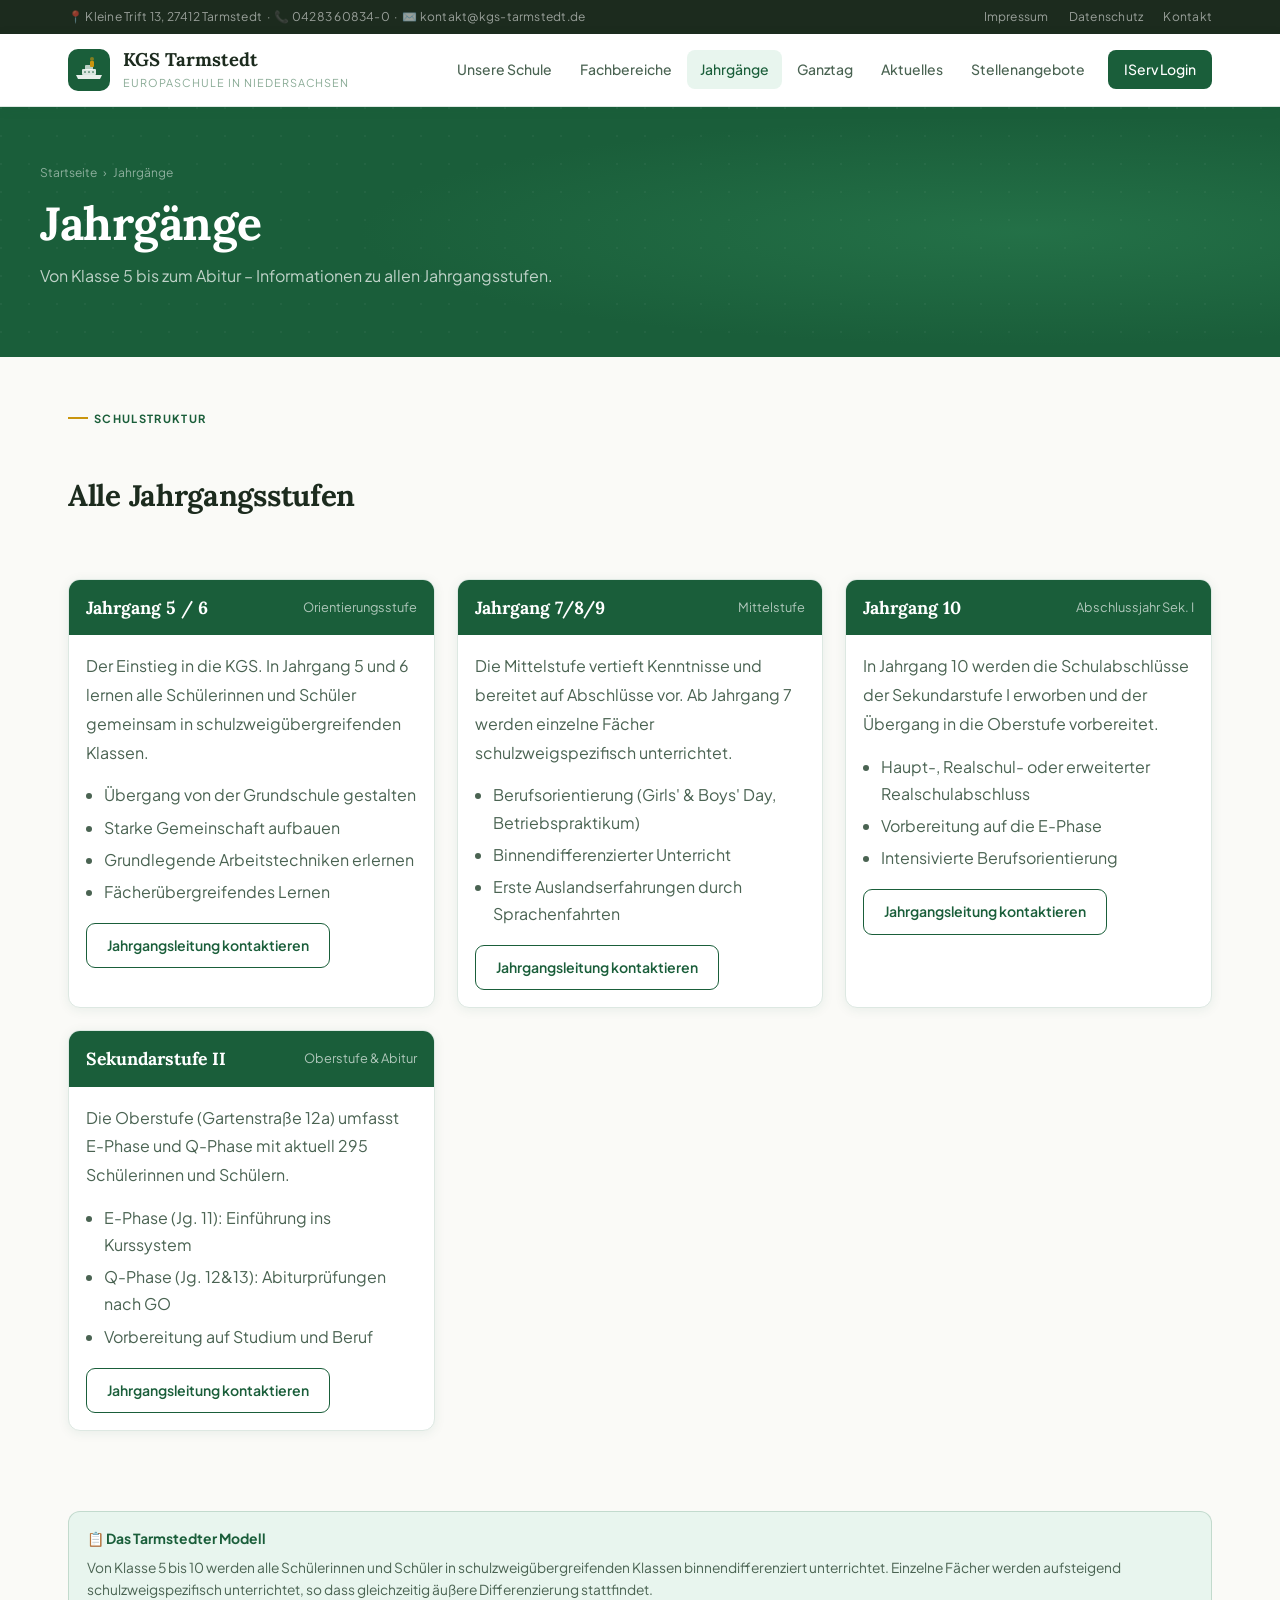
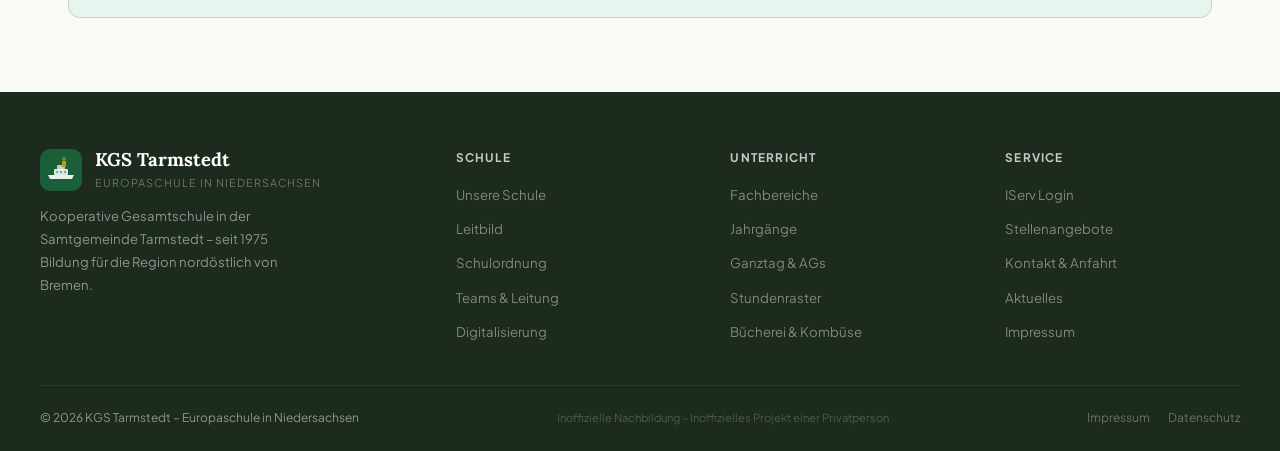
<file: jahrgaenge.html>
<!DOCTYPE html>
<html lang="de">
<head>
<meta charset="UTF-8">
<meta name="viewport" content="width=device-width, initial-scale=1.0">
<title>Jahrgänge | KGS Tarmstedt</title>
<meta name="description" content="Informationen zu allen Jahrgangsstufen der KGS Tarmstedt: Jahrgang 5/6, 7-9, 10 und Sekundarstufe II mit gymnasialer Oberstufe.">
<meta name="robots" content="index, follow">
<meta property="og:title" content="Jahrgänge | KGS Tarmstedt">
<meta property="og:description" content="Informationen zu allen Jahrgangsstufen der KGS Tarmstedt: Jahrgang 5/6, 7-9, 10 und Sekundarstufe II mit gymnasialer Oberstufe.">
<meta property="og:locale" content="de_DE">
<meta property="og:site_name" content="KGS Tarmstedt">
<link rel="icon" href="data:image/svg+xml,%3Csvg xmlns='http://www.w3.org/2000/svg' viewBox='0 0 42 42'%3E%3Crect width='42' height='42' rx='10' fill='%231a5e3a'/%3E%3Cpath d='M8 26 L10 30 L32 30 L34 26 Z' fill='white' opacity='.9'/%3E%3Crect x='14' y='20' width='14' height='6' rx='1' fill='white' opacity='.85'/%3E%3Crect x='17' y='16' width='8' height='5' rx='1' fill='white' opacity='.7'/%3E%3Crect x='22' y='12' width='4' height='6' rx='1' fill='%23c9950e'/%3E%3Ccircle cx='24' cy='10' r='2' fill='%23c9950e' opacity='.6'/%3E%3C/svg%3E" type="image/svg+xml">
<link rel="canonical" href="https://www.kgs-tarmstedt.de/">
<link rel="preconnect" href="https://fonts.googleapis.com"><link href="https://fonts.googleapis.com/css2?family=Lora:ital,wght@0,400;0,600;0,700;1,400&family=Plus+Jakarta+Sans:wght@300;400;500;600;700&display=swap" rel="stylesheet">
<link rel="stylesheet" href="style.css">
</head>
<body>
<div class="topbar" role="complementary" aria-label="Kontaktinformationen">
  <div class="topbar-inner">
    <span class="topbar-info">📍 Kleine Trift 13, 27412 Tarmstedt &nbsp;·&nbsp; 📞 <a href="tel:+494283608340" style="color:rgba(255,255,255,.55)">04283 60834-0</a> &nbsp;·&nbsp; ✉️ <a href="mailto:kontakt@kgs-tarmstedt.de" style="color:rgba(255,255,255,.55)">kontakt@kgs-tarmstedt.de</a></span>
    <div class="topbar-links">
      <a href="impressum.html">Impressum</a>
      <a href="datenschutz.html">Datenschutz</a>
      <a href="kontakt.html">Kontakt</a>
    </div>
  </div>
</div>
<header role="banner">
  <div class="header-inner">
    <a class="logo" href="index.html" aria-label="KGS Tarmstedt – Zur Startseite">
      <svg width="42" height="42" viewBox="0 0 42 42" fill="none" xmlns="http://www.w3.org/2000/svg" aria-hidden="true">
  <rect width="42" height="42" rx="10" fill="#1a5e3a"/>
  <path d="M8 26 L10 30 L32 30 L34 26 Z" fill="white" opacity="0.9"/>
  <rect x="14" y="20" width="14" height="6" rx="1" fill="white" opacity="0.85"/>
  <rect x="17" y="16" width="8" height="5" rx="1" fill="white" opacity="0.7"/>
  <rect x="22" y="12" width="4" height="6" rx="1" fill="#c9950e"/>
  <circle cx="24" cy="10" r="2" fill="#c9950e" opacity="0.6"/>
  <rect x="16" y="22" width="2" height="2" rx=".5" fill="#1a5e3a" opacity="0.5"/>
  <rect x="20" y="22" width="2" height="2" rx=".5" fill="#1a5e3a" opacity="0.5"/>
  <rect x="24" y="22" width="2" height="2" rx=".5" fill="#1a5e3a" opacity="0.5"/>
</svg>
      <div class="logo-text">
        <span class="logo-name">KGS Tarmstedt</span>
        <span class="logo-sub">Europaschule in Niedersachsen</span>
      </div>
    </a>
    <nav role="navigation" aria-label="Hauptnavigation">
      <a href="unsere-schule.html">Unsere Schule</a>
      <a href="fachbereiche.html">Fachbereiche</a>
      <a href="jahrgaenge.html" class="active">Jahrgänge</a>
      <a href="ganztag.html">Ganztag</a>
      <a href="aktuelles.html">Aktuelles</a>
      <a href="stellenangebote.html">Stellenangebote</a>
      <a href="http://www.iserv-tarmstedt.de/idesk/" class="nav-cta" target="_blank" rel="noopener">IServ Login</a>
    </nav>
    <button class="menu-toggle" aria-label="Menü öffnen" aria-expanded="false" aria-controls="main-nav">
      <svg width="22" height="16" viewBox="0 0 22 16" fill="none" aria-hidden="true">
        <rect width="22" height="2" rx="1" fill="currentColor"/>
        <rect y="7" width="22" height="2" rx="1" fill="currentColor"/>
        <rect y="14" width="22" height="2" rx="1" fill="currentColor"/>
      </svg>
    </button>
  </div>
</header>
<main id="main-content">
<div class="page-hero"><div class="page-hero-inner">
  <div class="breadcrumb"><a href="index.html">Startseite</a> <span>&rsaquo;</span> <span>Jahrgänge</span></div>
  <h1>Jahrgänge</h1>
  <p>Von Klasse 5 bis zum Abitur &ndash; Informationen zu allen Jahrgangsstufen.</p>
</div></div>
<div class="content-wrap full">
  <p class="section-tag">Schulstruktur</p>
  <h2 class="section-title">Alle Jahrgangsstufen</h2>
  <div style="display:grid;grid-template-columns:repeat(auto-fill,minmax(300px,1fr));gap:22px;">

    <div class="card" id="56"><div class="card-head" style="background:var(--green);border:none;"><span class="card-head-title" style="color:white;font-size:1.1rem;">Jahrgang 5 / 6</span><span style="color:rgba(255,255,255,.65);font-size:.8rem;">Orientierungsstufe</span></div>
    <div class="card-body prose"><p>Der Einstieg in die KGS. In Jahrgang 5 und 6 lernen alle Schülerinnen und Schüler gemeinsam in schulzweigübergreifenden Klassen.</p>
    <ul><li>Übergang von der Grundschule gestalten</li><li>Starke Gemeinschaft aufbauen</li><li>Grundlegende Arbeitstechniken erlernen</li><li>Fächerübergreifendes Lernen</li></ul>
    <div style="margin-top:14px;"><a href="kontakt.html" class="btn btn-outline">Jahrgangsleitung kontaktieren</a></div></div></div>

    <div class="card" id="789"><div class="card-head" style="background:var(--green);border:none;"><span class="card-head-title" style="color:white;font-size:1.1rem;">Jahrgang 7/8/9</span><span style="color:rgba(255,255,255,.65);font-size:.8rem;">Mittelstufe</span></div>
    <div class="card-body prose"><p>Die Mittelstufe vertieft Kenntnisse und bereitet auf Abschlüsse vor. Ab Jahrgang 7 werden einzelne Fächer schulzweigspezifisch unterrichtet.</p>
    <ul><li>Berufsorientierung (Girls&apos; &amp; Boys&apos; Day, Betriebspraktikum)</li><li>Binnendifferenzierter Unterricht</li><li>Erste Auslandserfahrungen durch Sprachenfahrten</li></ul>
    <div style="margin-top:14px;"><a href="kontakt.html" class="btn btn-outline">Jahrgangsleitung kontaktieren</a></div></div></div>

    <div class="card" id="10"><div class="card-head" style="background:var(--green);border:none;"><span class="card-head-title" style="color:white;font-size:1.1rem;">Jahrgang 10</span><span style="color:rgba(255,255,255,.65);font-size:.8rem;">Abschlussjahr Sek. I</span></div>
    <div class="card-body prose"><p>In Jahrgang 10 werden die Schulabschlüsse der Sekundarstufe I erworben und der Übergang in die Oberstufe vorbereitet.</p>
    <ul><li>Haupt-, Realschul- oder erweiterter Realschulabschluss</li><li>Vorbereitung auf die E-Phase</li><li>Intensivierte Berufsorientierung</li></ul>
    <div style="margin-top:14px;"><a href="kontakt.html" class="btn btn-outline">Jahrgangsleitung kontaktieren</a></div></div></div>

    <div class="card" id="sekII"><div class="card-head" style="background:var(--green);border:none;"><span class="card-head-title" style="color:white;font-size:1.1rem;">Sekundarstufe II</span><span style="color:rgba(255,255,255,.65);font-size:.8rem;">Oberstufe &amp; Abitur</span></div>
    <div class="card-body prose"><p>Die Oberstufe (Gartenstraße 12a) umfasst E-Phase und Q-Phase mit aktuell 295 Schülerinnen und Schülern.</p>
    <ul><li>E-Phase (Jg. 11): Einführung ins Kurssystem</li><li>Q-Phase (Jg. 12&amp;13): Abiturprüfungen nach GO</li><li>Vorbereitung auf Studium und Beruf</li></ul>
    <div style="margin-top:14px;"><a href="kontakt.html" class="btn btn-outline">Jahrgangsleitung kontaktieren</a></div></div></div>

  </div>
  <div style="margin-top:40px;"><div class="info-box"><div class="info-box-title">📋 Das Tarmstedter Modell</div>
  <p>Von Klasse 5 bis 10 werden alle Schülerinnen und Schüler in schulzweigübergreifenden Klassen binnendifferenziert unterrichtet. Einzelne Fächer werden aufsteigend schulzweigspezifisch unterrichtet, so dass gleichzeitig äußere Differenzierung stattfindet.</p></div></div>
</div>
</main>
<footer role="contentinfo">
  <div class="footer-grid">
    <div class="footer-brand">
      <a class="logo" href="index.html" aria-label="KGS Tarmstedt – Zur Startseite">
        <svg width="42" height="42" viewBox="0 0 42 42" fill="none" xmlns="http://www.w3.org/2000/svg" aria-hidden="true">
  <rect width="42" height="42" rx="10" fill="#1a5e3a"/>
  <path d="M8 26 L10 30 L32 30 L34 26 Z" fill="white" opacity="0.9"/>
  <rect x="14" y="20" width="14" height="6" rx="1" fill="white" opacity="0.85"/>
  <rect x="17" y="16" width="8" height="5" rx="1" fill="white" opacity="0.7"/>
  <rect x="22" y="12" width="4" height="6" rx="1" fill="#c9950e"/>
  <circle cx="24" cy="10" r="2" fill="#c9950e" opacity="0.6"/>
  <rect x="16" y="22" width="2" height="2" rx=".5" fill="#1a5e3a" opacity="0.5"/>
  <rect x="20" y="22" width="2" height="2" rx=".5" fill="#1a5e3a" opacity="0.5"/>
  <rect x="24" y="22" width="2" height="2" rx=".5" fill="#1a5e3a" opacity="0.5"/>
</svg>
        <div class="logo-text">
          <span class="logo-name">KGS Tarmstedt</span>
          <span class="logo-sub">Europaschule in Niedersachsen</span>
        </div>
      </a>
      <p>Kooperative Gesamtschule in der Samtgemeinde Tarmstedt &ndash; seit 1975 Bildung für die Region nordöstlich von Bremen.</p>
    </div>
    <div class="footer-col">
      <h4>Schule</h4>
      <ul>
        <li><a href="unsere-schule.html">Unsere Schule</a></li>
        <li><a href="unsere-schule.html#leitbild">Leitbild</a></li>
        <li><a href="unsere-schule.html#schulordnung">Schulordnung</a></li>
        <li><a href="teams.html">Teams &amp; Leitung</a></li>
        <li><a href="digitalisierung.html">Digitalisierung</a></li>
      </ul>
    </div>
    <div class="footer-col">
      <h4>Unterricht</h4>
      <ul>
        <li><a href="fachbereiche.html">Fachbereiche</a></li>
        <li><a href="jahrgaenge.html">Jahrgänge</a></li>
        <li><a href="ganztag.html">Ganztag &amp; AGs</a></li>
        <li><a href="ganztag.html#stundenraster">Stundenraster</a></li>
        <li><a href="partner.html">Bücherei &amp; Kombüse</a></li>
      </ul>
    </div>
    <div class="footer-col">
      <h4>Service</h4>
      <ul>
        <li><a href="http://www.iserv-tarmstedt.de/idesk/" target="_blank" rel="noopener">IServ Login</a></li>
        <li><a href="stellenangebote.html">Stellenangebote</a></li>
        <li><a href="kontakt.html">Kontakt &amp; Anfahrt</a></li>
        <li><a href="aktuelles.html">Aktuelles</a></li>
        <li><a href="impressum.html">Impressum</a></li>
      </ul>
    </div>
  </div>
  <div class="footer-bottom">
    <span>© 2026 KGS Tarmstedt &ndash; Europaschule in Niedersachsen</span>
    <span class="footer-credit">Inoffizielle Nachbildung &ndash; Inoffizielles Projekt einer Privatperson</span>
    <div class="footer-legal">
      <a href="impressum.html">Impressum</a>
      <a href="datenschutz.html">Datenschutz</a>
    </div>
  </div>
</footer>

<script>
(function(){
  var toggle = document.querySelector('.menu-toggle');
  var nav = document.querySelector('nav');
  var overlay = document.createElement('div');
  overlay.style.cssText = 'display:none;position:fixed;inset:0;background:rgba(28,43,30,.55);z-index:98;backdrop-filter:blur(3px);';
  document.body.appendChild(overlay);

  function openMenu(){
    nav.style.display = 'flex';
    nav.style.flexDirection = 'column';
    nav.style.position = 'fixed';
    nav.style.top = '0';
    nav.style.right = '0';
    nav.style.bottom = '0';
    nav.style.width = 'min(280px, 80vw)';
    nav.style.background = 'white';
    nav.style.padding = '80px 20px 32px';
    nav.style.gap = '4px';
    nav.style.zIndex = '99';
    nav.style.boxShadow = '-8px 0 32px rgba(0,0,0,.15)';
    nav.style.overflowY = 'auto';
    nav.style.animation = 'slideIn .25s ease';
    overlay.style.display = 'block';
    toggle.setAttribute('aria-expanded','true');
    document.body.style.overflow = 'hidden';
  }
  function closeMenu(){
    nav.style.display = '';
    nav.style.cssText = '';
    overlay.style.display = 'none';
    toggle.setAttribute('aria-expanded','false');
    document.body.style.overflow = '';
  }
  toggle.setAttribute('aria-expanded','false');
  toggle.setAttribute('aria-label','Menü öffnen');
  toggle.addEventListener('click', function(){
    var open = overlay.style.display === 'block';
    open ? closeMenu() : openMenu();
  });
  overlay.addEventListener('click', closeMenu);
  document.addEventListener('keydown', function(e){ if(e.key==='Escape') closeMenu(); });
  window.addEventListener('resize', function(){ if(window.innerWidth > 640) closeMenu(); });
})();
</script>
<style>
@keyframes slideIn { from { transform: translateX(100%); } to { transform: translateX(0); } }
@media (max-width:640px) {
  nav a { padding: 12px 16px !important; border-radius: 10px !important; font-size: .95rem !important; display: block; width: 100%; }
  .nav-cta { margin-left: 0 !important; margin-top: 8px !important; text-align: center; }
}
</style>
</body>
</html>
</file>
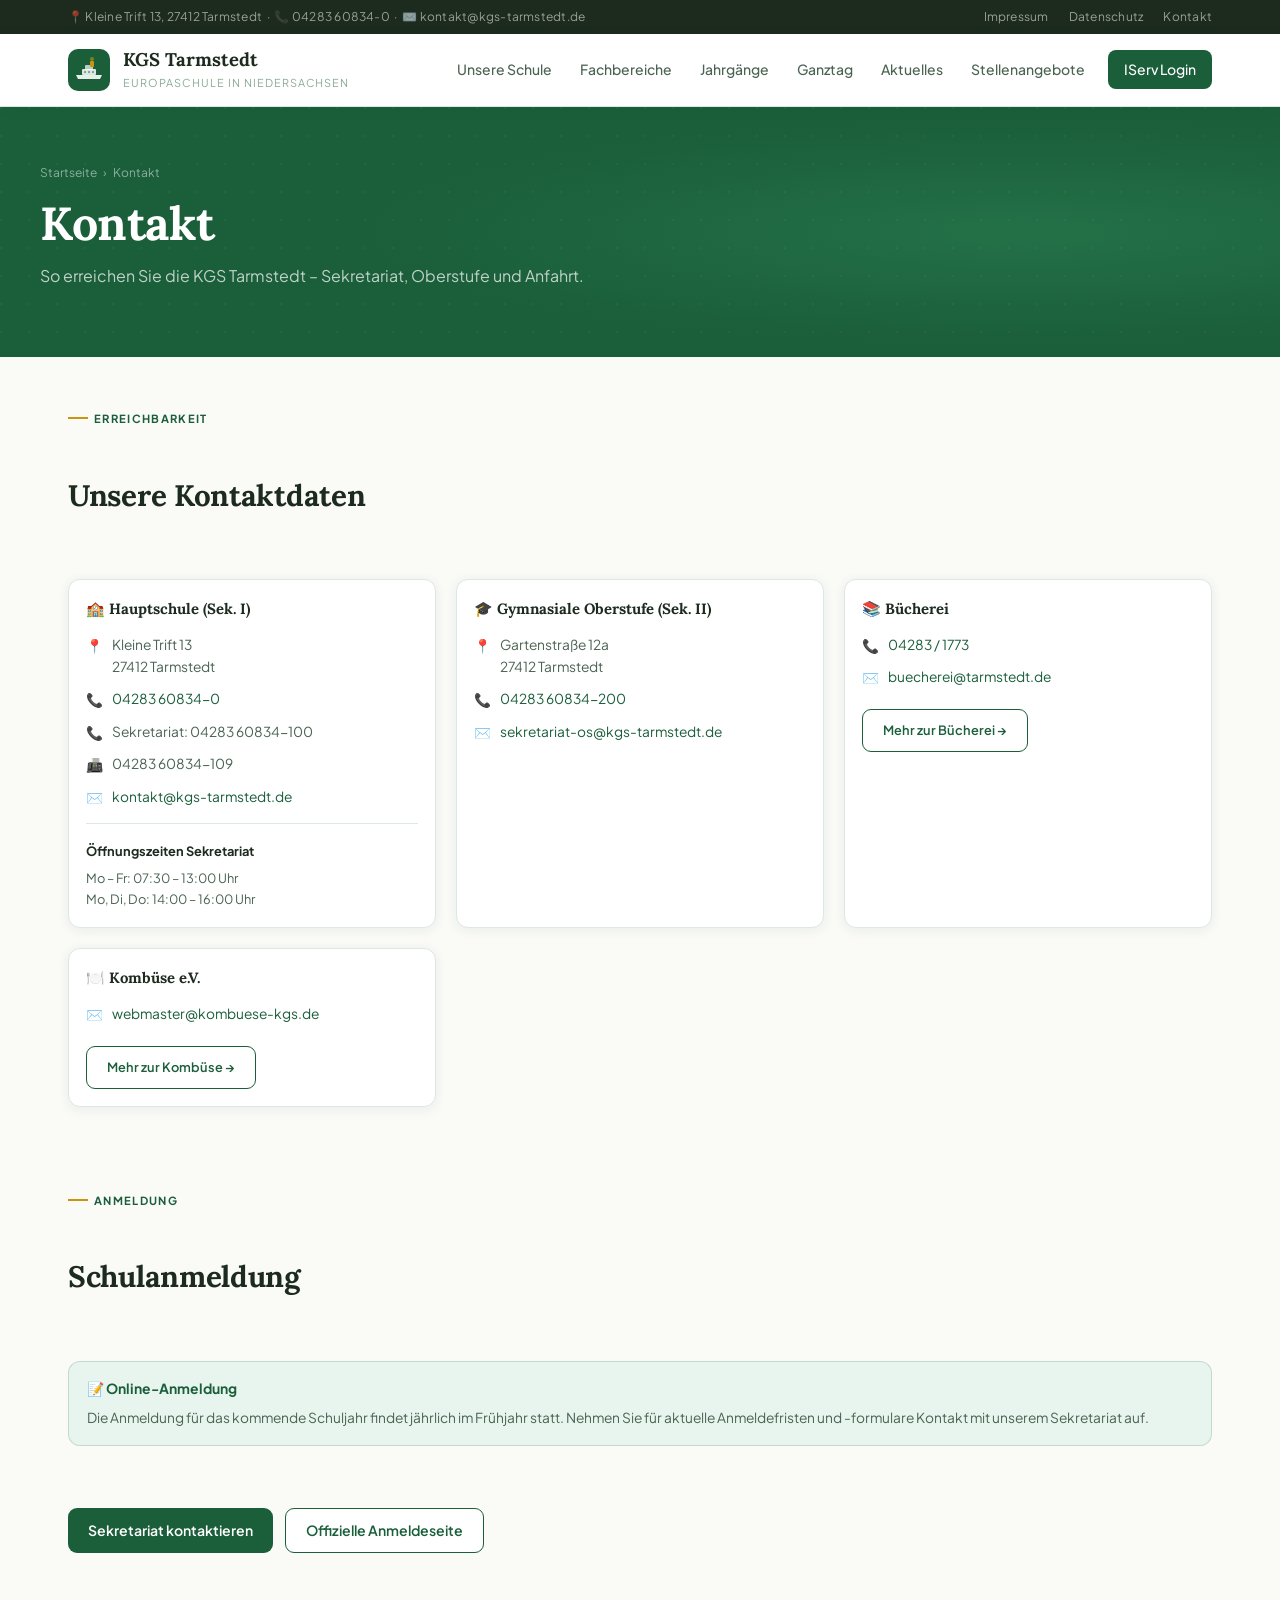
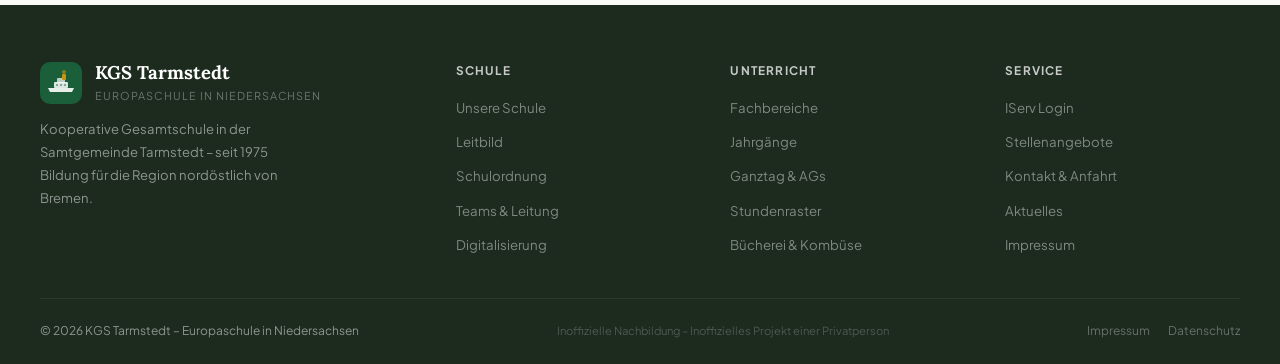
<file: kontakt.html>
<!DOCTYPE html>
<html lang="de">
<head>
<meta charset="UTF-8">
<meta name="viewport" content="width=device-width, initial-scale=1.0">
<title>Kontakt | KGS Tarmstedt</title>
<meta name="description" content="KGS Tarmstedt kontaktieren: Adresse Kleine Trift 13, 27412 Tarmstedt, Telefon 04283 60834-0. Anfahrt und Anmeldung.">
<meta name="robots" content="index, follow">
<meta property="og:title" content="Kontakt | KGS Tarmstedt">
<meta property="og:description" content="KGS Tarmstedt kontaktieren: Adresse Kleine Trift 13, 27412 Tarmstedt, Telefon 04283 60834-0. Anfahrt und Anmeldung.">
<meta property="og:locale" content="de_DE">
<meta property="og:site_name" content="KGS Tarmstedt">
<link rel="icon" href="data:image/svg+xml,%3Csvg xmlns='http://www.w3.org/2000/svg' viewBox='0 0 42 42'%3E%3Crect width='42' height='42' rx='10' fill='%231a5e3a'/%3E%3Cpath d='M8 26 L10 30 L32 30 L34 26 Z' fill='white' opacity='.9'/%3E%3Crect x='14' y='20' width='14' height='6' rx='1' fill='white' opacity='.85'/%3E%3Crect x='17' y='16' width='8' height='5' rx='1' fill='white' opacity='.7'/%3E%3Crect x='22' y='12' width='4' height='6' rx='1' fill='%23c9950e'/%3E%3Ccircle cx='24' cy='10' r='2' fill='%23c9950e' opacity='.6'/%3E%3C/svg%3E" type="image/svg+xml">
<link rel="canonical" href="https://www.kgs-tarmstedt.de/">
<link rel="preconnect" href="https://fonts.googleapis.com"><link href="https://fonts.googleapis.com/css2?family=Lora:ital,wght@0,400;0,600;0,700;1,400&family=Plus+Jakarta+Sans:wght@300;400;500;600;700&display=swap" rel="stylesheet">
<link rel="stylesheet" href="style.css">
</head>
<body>
<div class="topbar" role="complementary" aria-label="Kontaktinformationen">
  <div class="topbar-inner">
    <span class="topbar-info">📍 Kleine Trift 13, 27412 Tarmstedt &nbsp;·&nbsp; 📞 <a href="tel:+494283608340" style="color:rgba(255,255,255,.55)">04283 60834-0</a> &nbsp;·&nbsp; ✉️ <a href="mailto:kontakt@kgs-tarmstedt.de" style="color:rgba(255,255,255,.55)">kontakt@kgs-tarmstedt.de</a></span>
    <div class="topbar-links">
      <a href="impressum.html">Impressum</a>
      <a href="datenschutz.html">Datenschutz</a>
      <a href="kontakt.html">Kontakt</a>
    </div>
  </div>
</div>
<header role="banner">
  <div class="header-inner">
    <a class="logo" href="index.html" aria-label="KGS Tarmstedt – Zur Startseite">
      <svg width="42" height="42" viewBox="0 0 42 42" fill="none" xmlns="http://www.w3.org/2000/svg" aria-hidden="true">
  <rect width="42" height="42" rx="10" fill="#1a5e3a"/>
  <path d="M8 26 L10 30 L32 30 L34 26 Z" fill="white" opacity="0.9"/>
  <rect x="14" y="20" width="14" height="6" rx="1" fill="white" opacity="0.85"/>
  <rect x="17" y="16" width="8" height="5" rx="1" fill="white" opacity="0.7"/>
  <rect x="22" y="12" width="4" height="6" rx="1" fill="#c9950e"/>
  <circle cx="24" cy="10" r="2" fill="#c9950e" opacity="0.6"/>
  <rect x="16" y="22" width="2" height="2" rx=".5" fill="#1a5e3a" opacity="0.5"/>
  <rect x="20" y="22" width="2" height="2" rx=".5" fill="#1a5e3a" opacity="0.5"/>
  <rect x="24" y="22" width="2" height="2" rx=".5" fill="#1a5e3a" opacity="0.5"/>
</svg>
      <div class="logo-text">
        <span class="logo-name">KGS Tarmstedt</span>
        <span class="logo-sub">Europaschule in Niedersachsen</span>
      </div>
    </a>
    <nav role="navigation" aria-label="Hauptnavigation">
      <a href="unsere-schule.html">Unsere Schule</a>
      <a href="fachbereiche.html">Fachbereiche</a>
      <a href="jahrgaenge.html">Jahrgänge</a>
      <a href="ganztag.html">Ganztag</a>
      <a href="aktuelles.html">Aktuelles</a>
      <a href="stellenangebote.html">Stellenangebote</a>
      <a href="http://www.iserv-tarmstedt.de/idesk/" class="nav-cta" target="_blank" rel="noopener">IServ Login</a>
    </nav>
    <button class="menu-toggle" aria-label="Menü öffnen" aria-expanded="false" aria-controls="main-nav">
      <svg width="22" height="16" viewBox="0 0 22 16" fill="none" aria-hidden="true">
        <rect width="22" height="2" rx="1" fill="currentColor"/>
        <rect y="7" width="22" height="2" rx="1" fill="currentColor"/>
        <rect y="14" width="22" height="2" rx="1" fill="currentColor"/>
      </svg>
    </button>
  </div>
</header>
<main id="main-content">
<div class="page-hero"><div class="page-hero-inner">
  <div class="breadcrumb"><a href="index.html">Startseite</a> <span>&rsaquo;</span> <span>Kontakt</span></div>
  <h1>Kontakt</h1>
  <p>So erreichen Sie die KGS Tarmstedt &ndash; Sekretariat, Oberstufe und Anfahrt.</p>
</div></div>
<div class="content-wrap full">
  <p class="section-tag">Erreichbarkeit</p>
  <h2 class="section-title">Unsere Kontaktdaten</h2>
  <div style="display:grid;grid-template-columns:repeat(auto-fill,minmax(280px,1fr));gap:20px;margin-bottom:44px;">
    <div class="contact-box">
      <h4>🏫 Hauptschule (Sek. I)</h4>
      <div class="contact-row"><span class="ci">📍</span><span>Kleine Trift 13<br>27412 Tarmstedt</span></div>
      <div class="contact-row"><span class="ci">📞</span><a href="tel:+494283608340">04283 60834-0</a></div>
      <div class="contact-row"><span class="ci">📞</span><span>Sekretariat: 04283 60834-100</span></div>
      <div class="contact-row"><span class="ci">📠</span><span>04283 60834-109</span></div>
      <div class="contact-row"><span class="ci">✉️</span><a href="mailto:kontakt@kgs-tarmstedt.de">kontakt@kgs-tarmstedt.de</a></div>
      <div style="margin-top:13px;padding-top:13px;border-top:1px solid var(--border);">
        <strong style="font-size:.8rem;color:var(--dark);">Öffnungszeiten Sekretariat</strong>
        <p style="font-size:.8rem;color:var(--mid);margin-top:5px;">Mo &ndash; Fr: 07:30 &ndash; 13:00 Uhr<br>Mo, Di, Do: 14:00 &ndash; 16:00 Uhr</p>
      </div>
    </div>
    <div class="contact-box">
      <h4>🎓 Gymnasiale Oberstufe (Sek. II)</h4>
      <div class="contact-row"><span class="ci">📍</span><span>Gartenstraße 12a<br>27412 Tarmstedt</span></div>
      <div class="contact-row"><span class="ci">📞</span><a href="tel:+49428360834200">04283 60834-200</a></div>
      <div class="contact-row"><span class="ci">✉️</span><a href="mailto:sekretariat-os@kgs-tarmstedt.de">sekretariat-os@kgs-tarmstedt.de</a></div>
    </div>
    <div class="contact-box">
      <h4>📚 Bücherei</h4>
      <div class="contact-row"><span class="ci">📞</span><a href="tel:+4942831773">04283 / 1773</a></div>
      <div class="contact-row"><span class="ci">✉️</span><a href="mailto:buecherei@tarmstedt.de">buecherei@tarmstedt.de</a></div>
      <a href="partner.html#buecherei" class="btn btn-outline" style="margin-top:10px;font-size:.8rem;">Mehr zur Bücherei &rarr;</a>
    </div>
    <div class="contact-box">
      <h4>🍽️ Kombüse e.V.</h4>
      <div class="contact-row"><span class="ci">✉️</span><a href="mailto:webmaster@kombuese-kgs.de">webmaster@kombuese-kgs.de</a></div>
      <a href="partner.html#kombuese" class="btn btn-outline" style="margin-top:10px;font-size:.8rem;">Mehr zur Kombüse &rarr;</a>
    </div>
  </div>
  <p class="section-tag" id="anmeldung">Anmeldung</p>
  <h2 class="section-title">Schulanmeldung</h2>
  <div class="info-box"><div class="info-box-title">📝 Online-Anmeldung</div>
  <p>Die Anmeldung für das kommende Schuljahr findet jährlich im Frühjahr statt. Nehmen Sie für aktuelle Anmeldefristen und -formulare Kontakt mit unserem Sekretariat auf.</p></div>
  <div style="display:flex;gap:12px;"><a href="mailto:kontakt@kgs-tarmstedt.de" class="btn btn-green">Sekretariat kontaktieren</a><a href="https://www.kgs-tarmstedt.de/service/anmeldung" target="_blank" class="btn btn-outline">Offizielle Anmeldeseite</a></div>
</div>
</main>
<footer role="contentinfo">
  <div class="footer-grid">
    <div class="footer-brand">
      <a class="logo" href="index.html" aria-label="KGS Tarmstedt – Zur Startseite">
        <svg width="42" height="42" viewBox="0 0 42 42" fill="none" xmlns="http://www.w3.org/2000/svg" aria-hidden="true">
  <rect width="42" height="42" rx="10" fill="#1a5e3a"/>
  <path d="M8 26 L10 30 L32 30 L34 26 Z" fill="white" opacity="0.9"/>
  <rect x="14" y="20" width="14" height="6" rx="1" fill="white" opacity="0.85"/>
  <rect x="17" y="16" width="8" height="5" rx="1" fill="white" opacity="0.7"/>
  <rect x="22" y="12" width="4" height="6" rx="1" fill="#c9950e"/>
  <circle cx="24" cy="10" r="2" fill="#c9950e" opacity="0.6"/>
  <rect x="16" y="22" width="2" height="2" rx=".5" fill="#1a5e3a" opacity="0.5"/>
  <rect x="20" y="22" width="2" height="2" rx=".5" fill="#1a5e3a" opacity="0.5"/>
  <rect x="24" y="22" width="2" height="2" rx=".5" fill="#1a5e3a" opacity="0.5"/>
</svg>
        <div class="logo-text">
          <span class="logo-name">KGS Tarmstedt</span>
          <span class="logo-sub">Europaschule in Niedersachsen</span>
        </div>
      </a>
      <p>Kooperative Gesamtschule in der Samtgemeinde Tarmstedt &ndash; seit 1975 Bildung für die Region nordöstlich von Bremen.</p>
    </div>
    <div class="footer-col">
      <h4>Schule</h4>
      <ul>
        <li><a href="unsere-schule.html">Unsere Schule</a></li>
        <li><a href="unsere-schule.html#leitbild">Leitbild</a></li>
        <li><a href="unsere-schule.html#schulordnung">Schulordnung</a></li>
        <li><a href="teams.html">Teams &amp; Leitung</a></li>
        <li><a href="digitalisierung.html">Digitalisierung</a></li>
      </ul>
    </div>
    <div class="footer-col">
      <h4>Unterricht</h4>
      <ul>
        <li><a href="fachbereiche.html">Fachbereiche</a></li>
        <li><a href="jahrgaenge.html">Jahrgänge</a></li>
        <li><a href="ganztag.html">Ganztag &amp; AGs</a></li>
        <li><a href="ganztag.html#stundenraster">Stundenraster</a></li>
        <li><a href="partner.html">Bücherei &amp; Kombüse</a></li>
      </ul>
    </div>
    <div class="footer-col">
      <h4>Service</h4>
      <ul>
        <li><a href="http://www.iserv-tarmstedt.de/idesk/" target="_blank" rel="noopener">IServ Login</a></li>
        <li><a href="stellenangebote.html">Stellenangebote</a></li>
        <li><a href="kontakt.html">Kontakt &amp; Anfahrt</a></li>
        <li><a href="aktuelles.html">Aktuelles</a></li>
        <li><a href="impressum.html">Impressum</a></li>
      </ul>
    </div>
  </div>
  <div class="footer-bottom">
    <span>© 2026 KGS Tarmstedt &ndash; Europaschule in Niedersachsen</span>
    <span class="footer-credit">Inoffizielle Nachbildung &ndash; Inoffizielles Projekt einer Privatperson</span>
    <div class="footer-legal">
      <a href="impressum.html">Impressum</a>
      <a href="datenschutz.html">Datenschutz</a>
    </div>
  </div>
</footer>

<script>
(function(){
  var toggle = document.querySelector('.menu-toggle');
  var nav = document.querySelector('nav');
  var overlay = document.createElement('div');
  overlay.style.cssText = 'display:none;position:fixed;inset:0;background:rgba(28,43,30,.55);z-index:98;backdrop-filter:blur(3px);';
  document.body.appendChild(overlay);

  function openMenu(){
    nav.style.display = 'flex';
    nav.style.flexDirection = 'column';
    nav.style.position = 'fixed';
    nav.style.top = '0';
    nav.style.right = '0';
    nav.style.bottom = '0';
    nav.style.width = 'min(280px, 80vw)';
    nav.style.background = 'white';
    nav.style.padding = '80px 20px 32px';
    nav.style.gap = '4px';
    nav.style.zIndex = '99';
    nav.style.boxShadow = '-8px 0 32px rgba(0,0,0,.15)';
    nav.style.overflowY = 'auto';
    nav.style.animation = 'slideIn .25s ease';
    overlay.style.display = 'block';
    toggle.setAttribute('aria-expanded','true');
    document.body.style.overflow = 'hidden';
  }
  function closeMenu(){
    nav.style.display = '';
    nav.style.cssText = '';
    overlay.style.display = 'none';
    toggle.setAttribute('aria-expanded','false');
    document.body.style.overflow = '';
  }
  toggle.setAttribute('aria-expanded','false');
  toggle.setAttribute('aria-label','Menü öffnen');
  toggle.addEventListener('click', function(){
    var open = overlay.style.display === 'block';
    open ? closeMenu() : openMenu();
  });
  overlay.addEventListener('click', closeMenu);
  document.addEventListener('keydown', function(e){ if(e.key==='Escape') closeMenu(); });
  window.addEventListener('resize', function(){ if(window.innerWidth > 640) closeMenu(); });
})();
</script>
<style>
@keyframes slideIn { from { transform: translateX(100%); } to { transform: translateX(0); } }
@media (max-width:640px) {
  nav a { padding: 12px 16px !important; border-radius: 10px !important; font-size: .95rem !important; display: block; width: 100%; }
  .nav-cta { margin-left: 0 !important; margin-top: 8px !important; text-align: center; }
}
</style>
</body>
</html>
</file>
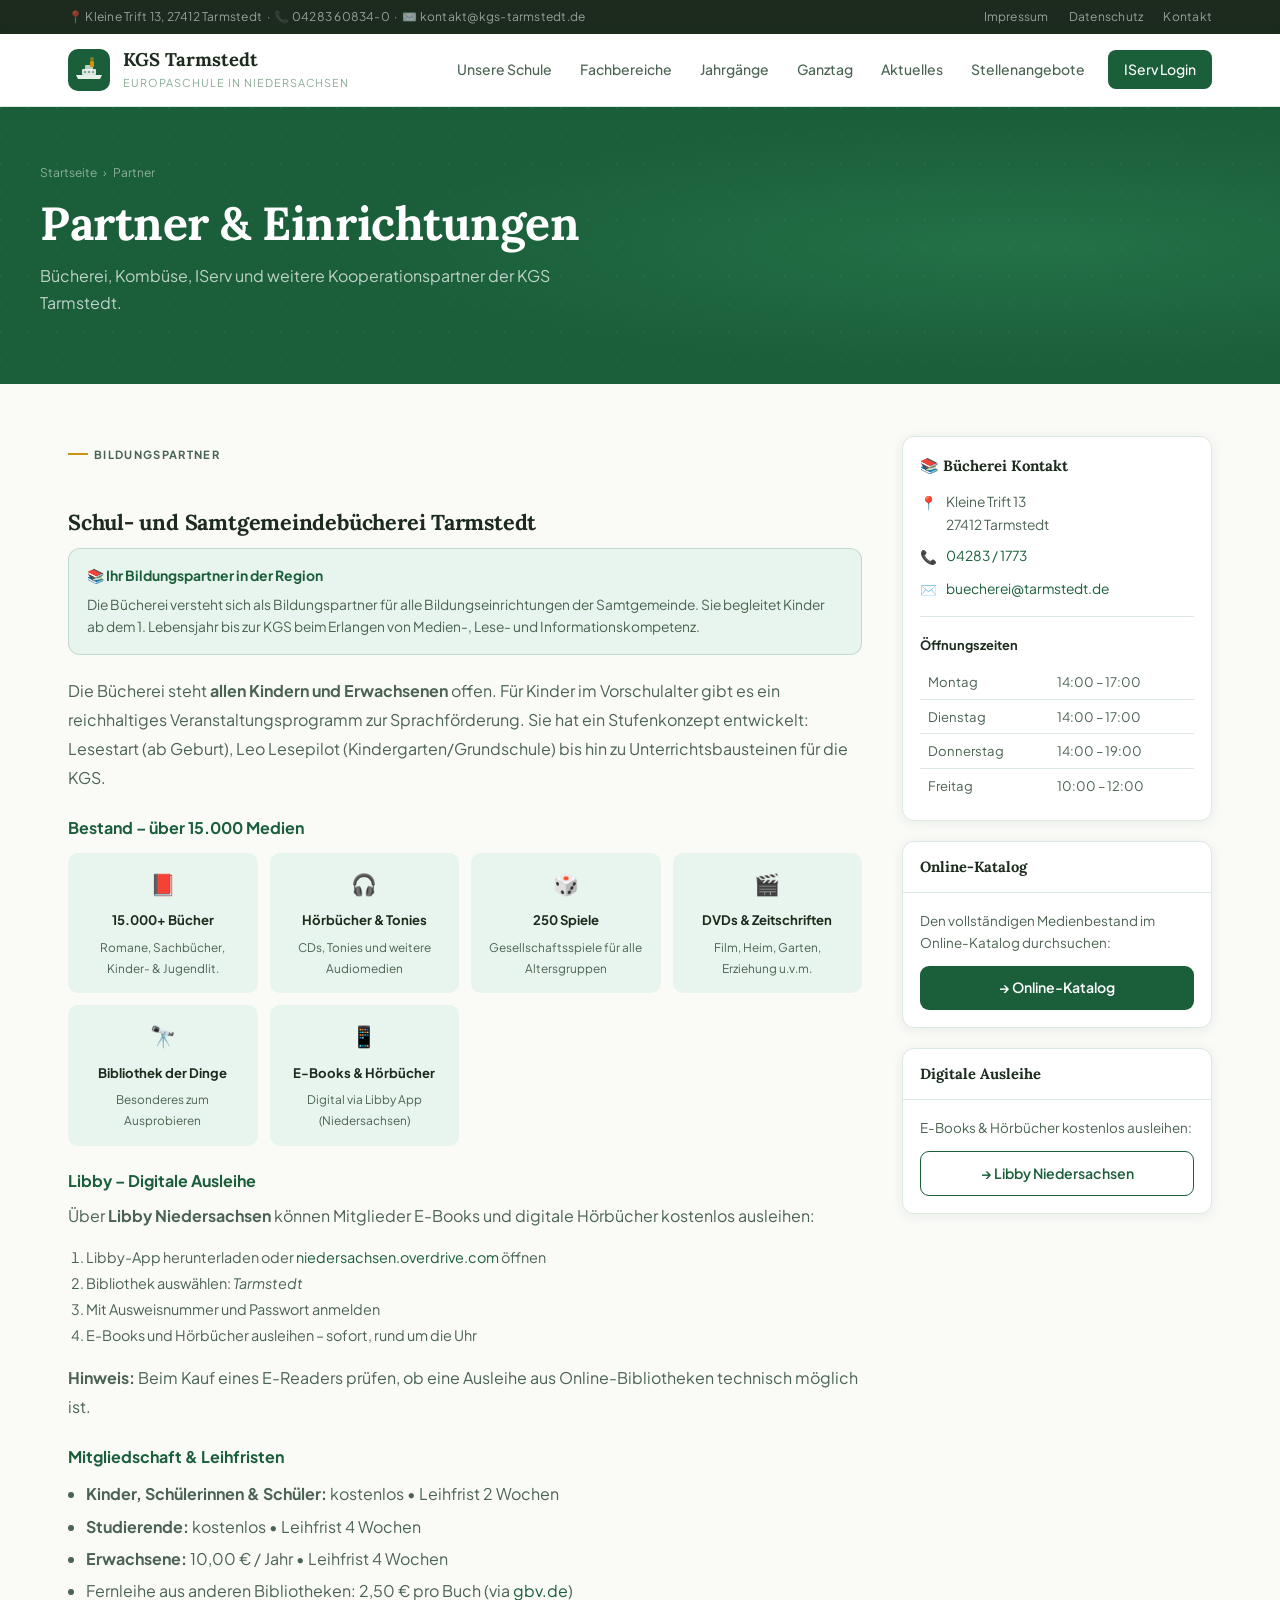
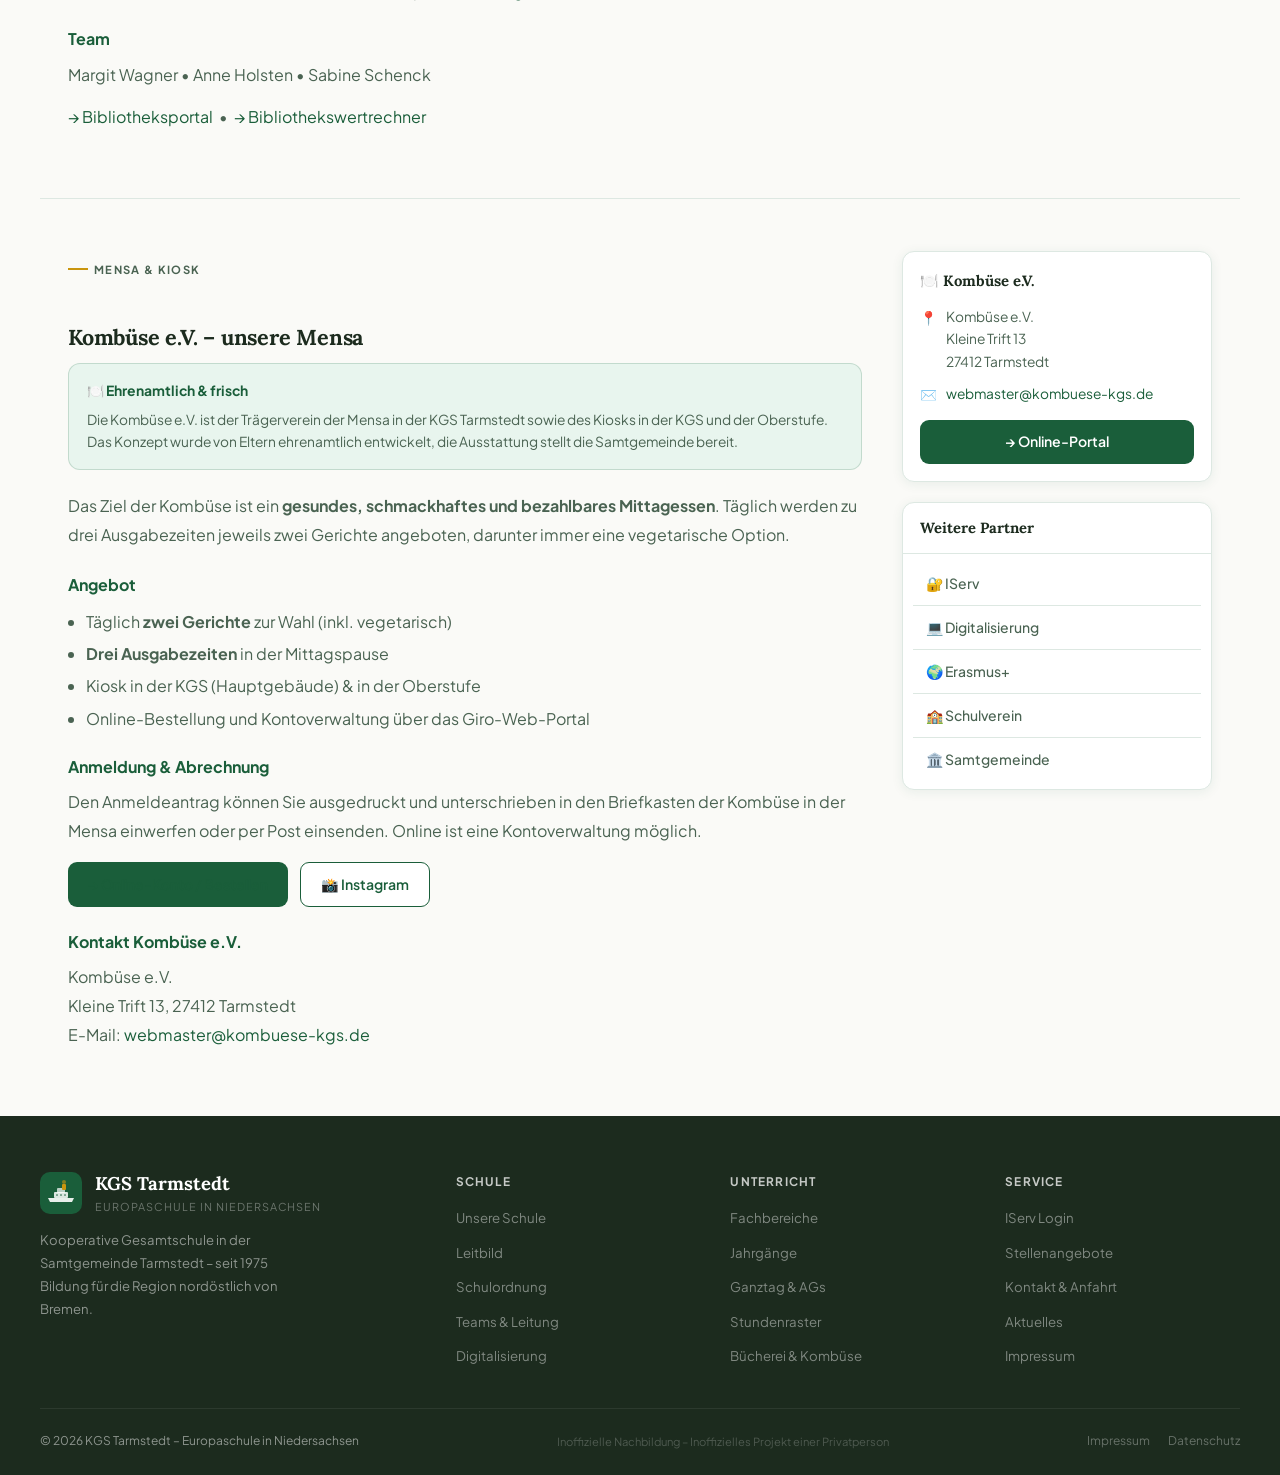
<file: partner.html>
<!DOCTYPE html>
<html lang="de">
<head>
<meta charset="UTF-8">
<meta name="viewport" content="width=device-width, initial-scale=1.0">
<title>Bücherei & Kombüse | KGS Tarmstedt</title>
<meta name="description" content="Schul- und Samtgemeindebücherei Tarmstedt und Kombüse e.V. – Mensa der KGS. Öffnungszeiten, Online-Katalog und Bestellportal.">
<meta name="robots" content="index, follow">
<meta property="og:title" content="Bücherei & Kombüse | KGS Tarmstedt">
<meta property="og:description" content="Schul- und Samtgemeindebücherei Tarmstedt und Kombüse e.V. – Mensa der KGS. Öffnungszeiten, Online-Katalog und Bestellportal.">
<meta property="og:locale" content="de_DE">
<meta property="og:site_name" content="KGS Tarmstedt">
<link rel="icon" href="data:image/svg+xml,%3Csvg xmlns='http://www.w3.org/2000/svg' viewBox='0 0 42 42'%3E%3Crect width='42' height='42' rx='10' fill='%231a5e3a'/%3E%3Cpath d='M8 26 L10 30 L32 30 L34 26 Z' fill='white' opacity='.9'/%3E%3Crect x='14' y='20' width='14' height='6' rx='1' fill='white' opacity='.85'/%3E%3Crect x='17' y='16' width='8' height='5' rx='1' fill='white' opacity='.7'/%3E%3Crect x='22' y='12' width='4' height='6' rx='1' fill='%23c9950e'/%3E%3Ccircle cx='24' cy='10' r='2' fill='%23c9950e' opacity='.6'/%3E%3C/svg%3E" type="image/svg+xml">
<link rel="canonical" href="https://www.kgs-tarmstedt.de/">
<link rel="preconnect" href="https://fonts.googleapis.com"><link href="https://fonts.googleapis.com/css2?family=Lora:ital,wght@0,400;0,600;0,700;1,400&family=Plus+Jakarta+Sans:wght@300;400;500;600;700&display=swap" rel="stylesheet">
<link rel="stylesheet" href="style.css">
</head>
<body>
<div class="topbar" role="complementary" aria-label="Kontaktinformationen">
  <div class="topbar-inner">
    <span class="topbar-info">📍 Kleine Trift 13, 27412 Tarmstedt &nbsp;·&nbsp; 📞 <a href="tel:+494283608340" style="color:rgba(255,255,255,.55)">04283 60834-0</a> &nbsp;·&nbsp; ✉️ <a href="mailto:kontakt@kgs-tarmstedt.de" style="color:rgba(255,255,255,.55)">kontakt@kgs-tarmstedt.de</a></span>
    <div class="topbar-links">
      <a href="impressum.html">Impressum</a>
      <a href="datenschutz.html">Datenschutz</a>
      <a href="kontakt.html">Kontakt</a>
    </div>
  </div>
</div>
<header role="banner">
  <div class="header-inner">
    <a class="logo" href="index.html" aria-label="KGS Tarmstedt – Zur Startseite">
      <svg width="42" height="42" viewBox="0 0 42 42" fill="none" xmlns="http://www.w3.org/2000/svg" aria-hidden="true">
  <rect width="42" height="42" rx="10" fill="#1a5e3a"/>
  <path d="M8 26 L10 30 L32 30 L34 26 Z" fill="white" opacity="0.9"/>
  <rect x="14" y="20" width="14" height="6" rx="1" fill="white" opacity="0.85"/>
  <rect x="17" y="16" width="8" height="5" rx="1" fill="white" opacity="0.7"/>
  <rect x="22" y="12" width="4" height="6" rx="1" fill="#c9950e"/>
  <circle cx="24" cy="10" r="2" fill="#c9950e" opacity="0.6"/>
  <rect x="16" y="22" width="2" height="2" rx=".5" fill="#1a5e3a" opacity="0.5"/>
  <rect x="20" y="22" width="2" height="2" rx=".5" fill="#1a5e3a" opacity="0.5"/>
  <rect x="24" y="22" width="2" height="2" rx=".5" fill="#1a5e3a" opacity="0.5"/>
</svg>
      <div class="logo-text">
        <span class="logo-name">KGS Tarmstedt</span>
        <span class="logo-sub">Europaschule in Niedersachsen</span>
      </div>
    </a>
    <nav role="navigation" aria-label="Hauptnavigation">
      <a href="unsere-schule.html">Unsere Schule</a>
      <a href="fachbereiche.html">Fachbereiche</a>
      <a href="jahrgaenge.html">Jahrgänge</a>
      <a href="ganztag.html">Ganztag</a>
      <a href="aktuelles.html">Aktuelles</a>
      <a href="stellenangebote.html">Stellenangebote</a>
      <a href="http://www.iserv-tarmstedt.de/idesk/" class="nav-cta" target="_blank" rel="noopener">IServ Login</a>
    </nav>
    <button class="menu-toggle" aria-label="Menü öffnen" aria-expanded="false" aria-controls="main-nav">
      <svg width="22" height="16" viewBox="0 0 22 16" fill="none" aria-hidden="true">
        <rect width="22" height="2" rx="1" fill="currentColor"/>
        <rect y="7" width="22" height="2" rx="1" fill="currentColor"/>
        <rect y="14" width="22" height="2" rx="1" fill="currentColor"/>
      </svg>
    </button>
  </div>
</header>
<main id="main-content">
<div class="page-hero">
  <div class="page-hero-inner">
    <div class="breadcrumb"><a href="index.html">Startseite</a> <span>&rsaquo;</span> <span>Partner</span></div>
    <h1>Partner &amp; Einrichtungen</h1>
    <p>Bücherei, Kombüse, IServ und weitere Kooperationspartner der KGS Tarmstedt.</p>
  </div>
</div>

<!-- BÜCHEREI -->
<div class="content-wrap" id="buecherei">
  <div class="prose">
    <p class="section-tag">Bildungspartner</p>
    <h2 class="section-title">Schul- und Samtgemeindebücherei Tarmstedt</h2>

    <div class="info-box">
      <div class="info-box-title">📚 Ihr Bildungspartner in der Region</div>
      <p>Die Bücherei versteht sich als Bildungspartner für alle Bildungseinrichtungen der Samtgemeinde. Sie begleitet Kinder ab dem 1. Lebensjahr bis zur KGS beim Erlangen von Medien-, Lese- und Informationskompetenz.</p>
    </div>

    <p>Die Bücherei steht <strong>allen Kindern und Erwachsenen</strong> offen. Für Kinder im Vorschulalter gibt es ein reichhaltiges Veranstaltungsprogramm zur Sprachförderung. Sie hat ein Stufenkonzept entwickelt: Lesestart (ab Geburt), Leo Lesepilot (Kindergarten/Grundschule) bis hin zu Unterrichtsbausteinen für die KGS.</p>

    <h3>Bestand &ndash; über 15.000 Medien</h3>
    <div style="display:grid;grid-template-columns:repeat(auto-fill,minmax(160px,1fr));gap:12px;margin:12px 0 22px;">
      <div style="background:var(--green-light);border-radius:10px;padding:14px;text-align:center;"><div style="font-size:1.3rem;margin-bottom:5px;">📕</div><strong style="font-size:.82rem;color:var(--dark);">15.000+ Bücher</strong><p style="font-size:.74rem;color:var(--mid);margin:4px 0 0;">Romane, Sach&shy;bücher, Kinder- &amp; Jugendlit.</p></div>
      <div style="background:var(--green-light);border-radius:10px;padding:14px;text-align:center;"><div style="font-size:1.3rem;margin-bottom:5px;">🎧</div><strong style="font-size:.82rem;color:var(--dark);">Hörbücher &amp; Tonies</strong><p style="font-size:.74rem;color:var(--mid);margin:4px 0 0;">CDs, Tonies und weitere Audiomedien</p></div>
      <div style="background:var(--green-light);border-radius:10px;padding:14px;text-align:center;"><div style="font-size:1.3rem;margin-bottom:5px;">🎲</div><strong style="font-size:.82rem;color:var(--dark);">250 Spiele</strong><p style="font-size:.74rem;color:var(--mid);margin:4px 0 0;">Gesellschaftsspiele für alle Altersgruppen</p></div>
      <div style="background:var(--green-light);border-radius:10px;padding:14px;text-align:center;"><div style="font-size:1.3rem;margin-bottom:5px;">🎬</div><strong style="font-size:.82rem;color:var(--dark);">DVDs &amp; Zeitschriften</strong><p style="font-size:.74rem;color:var(--mid);margin:4px 0 0;">Film, Heim, Garten, Erziehung u.v.m.</p></div>
      <div style="background:var(--green-light);border-radius:10px;padding:14px;text-align:center;"><div style="font-size:1.3rem;margin-bottom:5px;">🔭</div><strong style="font-size:.82rem;color:var(--dark);">Bibliothek der Dinge</strong><p style="font-size:.74rem;color:var(--mid);margin:4px 0 0;">Besonderes zum Ausprobieren</p></div>
      <div style="background:var(--green-light);border-radius:10px;padding:14px;text-align:center;"><div style="font-size:1.3rem;margin-bottom:5px;">📱</div><strong style="font-size:.82rem;color:var(--dark);">E-Books &amp; Hörbücher</strong><p style="font-size:.74rem;color:var(--mid);margin:4px 0 0;">Digital via Libby App (Niedersachsen)</p></div>
    </div>

    <h3>Libby &ndash; Digitale Ausleihe</h3>
    <p>Über <strong>Libby Niedersachsen</strong> können Mitglieder E-Books und digitale Hörbücher kostenlos ausleihen:</p>
    <ol style="margin:8px 0 16px 18px;color:var(--mid);font-size:.9rem;line-height:1.8;">
      <li>Libby-App herunterladen oder <a href="https://niedersachsen.overdrive.com" target="_blank">niedersachsen.overdrive.com</a> öffnen</li>
      <li>Bibliothek auswählen: <em>Tarmstedt</em></li>
      <li>Mit Ausweisnummer und Passwort anmelden</li>
      <li>E-Books und Hörbücher ausleihen &ndash; sofort, rund um die Uhr</li>
    </ol>
    <p><strong>Hinweis:</strong> Beim Kauf eines E-Readers prüfen, ob eine Ausleihe aus Online-Bibliotheken technisch möglich ist.</p>

    <h3>Mitgliedschaft &amp; Leihfristen</h3>
    <ul>
      <li><strong>Kinder, Schülerinnen &amp; Schüler:</strong> kostenlos &bull; Leihfrist 2 Wochen</li>
      <li><strong>Studierende:</strong> kostenlos &bull; Leihfrist 4 Wochen</li>
      <li><strong>Erwachsene:</strong> 10,00 &euro; / Jahr &bull; Leihfrist 4 Wochen</li>
      <li>Fernleihe aus anderen Bibliotheken: 2,50 &euro; pro Buch (via <a href="https://www.gbv.de" target="_blank">gbv.de</a>)</li>
    </ul>

    <h3>Team</h3>
    <p>Margit Wagner &bull; Anne Holsten &bull; Sabine Schenck</p>
    <p><a href="https://bibliotheksportal.de" target="_blank">→ Bibliotheksportal</a> &nbsp;&bull;&nbsp; <a href="https://bibliotheksportal.de/bibliothekswertrechner/" target="_blank">→ Bibliothekswertrechner</a></p>
  </div>
  <div class="sidebar">
    <div class="contact-box">
      <h4>📚 Bücherei Kontakt</h4>
      <div class="contact-row"><span class="ci">📍</span><span>Kleine Trift 13<br>27412 Tarmstedt</span></div>
      <div class="contact-row"><span class="ci">📞</span><a href="tel:+4942831773">04283 / 1773</a></div>
      <div class="contact-row"><span class="ci">✉️</span><a href="mailto:buecherei@tarmstedt.de">buecherei@tarmstedt.de</a></div>
      <div style="margin-top:14px;padding-top:14px;border-top:1px solid var(--border);">
        <strong style="font-size:.8rem;color:var(--dark);">Öffnungszeiten</strong>
        <table class="tbl" style="margin-top:8px;font-size:.82rem;">
          <tr><td style="padding:6px 8px;">Montag</td><td style="padding:6px 8px;">14:00 &ndash; 17:00</td></tr>
          <tr><td style="padding:6px 8px;">Dienstag</td><td style="padding:6px 8px;">14:00 &ndash; 17:00</td></tr>
          <tr><td style="padding:6px 8px;">Donnerstag</td><td style="padding:6px 8px;">14:00 &ndash; 19:00</td></tr>
          <tr><td style="padding:6px 8px;">Freitag</td><td style="padding:6px 8px;">10:00 &ndash; 12:00</td></tr>
        </table>
      </div>
    </div>
    <div class="card">
      <div class="card-head"><span class="card-head-title">Online-Katalog</span></div>
      <div class="card-body">
        <p style="font-size:.84rem;color:var(--mid);margin-bottom:12px;">Den vollständigen Medienbestand im Online-Katalog durchsuchen:</p>
        <a href="https://www.kgs-tarmstedt.de/buecherei-start/buecherei-katalog" target="_blank" class="btn btn-green" style="width:100%;justify-content:center;">→ Online-Katalog</a>
      </div>
    </div>
    <div class="card">
      <div class="card-head"><span class="card-head-title">Digitale Ausleihe</span></div>
      <div class="card-body">
        <p style="font-size:.84rem;color:var(--mid);margin-bottom:12px;">E-Books &amp; Hörbücher kostenlos ausleihen:</p>
        <a href="https://niedersachsen.overdrive.com" target="_blank" class="btn btn-outline" style="width:100%;justify-content:center;">→ Libby Niedersachsen</a>
      </div>
    </div>
  </div>
</div>

<hr style="border:none;border-top:1px solid var(--border);max-width:1200px;margin:0 auto 0;">

<!-- KOMBÜSE -->
<div class="content-wrap" id="kombuese">
  <div class="prose">
    <p class="section-tag">Mensa &amp; Kiosk</p>
    <h2 class="section-title">Kombüse e.V. &ndash; unsere Mensa</h2>

    <div class="info-box">
      <div class="info-box-title">🍽️ Ehrenamtlich &amp; frisch</div>
      <p>Die Kombüse e.V. ist der Trägerverein der Mensa in der KGS Tarmstedt sowie des Kiosks in der KGS und der Oberstufe. Das Konzept wurde von Eltern ehrenamtlich entwickelt, die Ausstattung stellt die Samtgemeinde bereit.</p>
    </div>

    <p>Das Ziel der Kombüse ist ein <strong>gesundes, schmackhaftes und bezahlbares Mittagessen</strong>. Täglich werden zu drei Ausgabezeiten jeweils zwei Gerichte angeboten, darunter immer eine vegetarische Option.</p>

    <h3>Angebot</h3>
    <ul>
      <li>Täglich <strong>zwei Gerichte</strong> zur Wahl (inkl. vegetarisch)</li>
      <li><strong>Drei Ausgabezeiten</strong> in der Mittagspause</li>
      <li>Kiosk in der KGS (Hauptgebäude) &amp; in der Oberstufe</li>
      <li>Online-Bestellung und Kontoverwaltung über das Giro-Web-Portal</li>
    </ul>

    <h3>Anmeldung &amp; Abrechnung</h3>
    <p>Den Anmeldeantrag können Sie ausgedruckt und unterschrieben in den Briefkasten der Kombüse in der Mensa einwerfen oder per Post einsenden. Online ist eine Kontoverwaltung möglich.</p>

    <div style="display:flex;gap:12px;flex-wrap:wrap;margin:16px 0;">
      <a href="https://kgs-tarmstedt.giro-web.de/" target="_blank" class="btn btn-green">→ Online-Konto / Bestellen</a>
      <a href="https://www.instagram.com/kombuese_kgs_tarmstedt/" target="_blank" class="btn btn-outline">📸 Instagram</a>
    </div>

    <h3>Kontakt Kombüse e.V.</h3>
    <p>
      Kombüse e.V.<br>
      Kleine Trift 13, 27412 Tarmstedt<br>
      E-Mail: <a href="mailto:webmaster@kombuese-kgs.de">webmaster@kombuese-kgs.de</a>
    </p>
  </div>
  <div class="sidebar">
    <div class="contact-box">
      <h4>🍽️ Kombüse e.V.</h4>
      <div class="contact-row"><span class="ci">📍</span><span>Kombüse e.V.<br>Kleine Trift 13<br>27412 Tarmstedt</span></div>
      <div class="contact-row"><span class="ci">✉️</span><a href="mailto:webmaster@kombuese-kgs.de">webmaster@kombuese-kgs.de</a></div>
      <div style="margin-top:14px;"><a href="https://kgs-tarmstedt.giro-web.de/" target="_blank" class="btn btn-green" style="width:100%;justify-content:center;">→ Online-Portal</a></div>
    </div>
    <div class="card">
      <div class="card-head"><span class="card-head-title">Weitere Partner</span></div>
      <div class="card-body" style="padding:8px 10px;">
        <ul class="item-list">
          <li><a href="http://www.iserv-tarmstedt.de/idesk/" target="_blank">🔐 IServ</a></li>
          <li><a href="digitalisierung.html">💻 Digitalisierung</a></li>
          <li><a href="unsere-schule.html#zertifizierungen">🌍 Erasmus+</a></li>
          <li><a href="teams.html#schulverein">🏫 Schulverein</a></li>
          <li><a href="https://www.samtgemeinde-tarmstedt.de" target="_blank">🏛️ Samtgemeinde</a></li>
        </ul>
      </div>
    </div>
  </div>
</div>
</main>
<footer role="contentinfo">
  <div class="footer-grid">
    <div class="footer-brand">
      <a class="logo" href="index.html" aria-label="KGS Tarmstedt – Zur Startseite">
        <svg width="42" height="42" viewBox="0 0 42 42" fill="none" xmlns="http://www.w3.org/2000/svg" aria-hidden="true">
  <rect width="42" height="42" rx="10" fill="#1a5e3a"/>
  <path d="M8 26 L10 30 L32 30 L34 26 Z" fill="white" opacity="0.9"/>
  <rect x="14" y="20" width="14" height="6" rx="1" fill="white" opacity="0.85"/>
  <rect x="17" y="16" width="8" height="5" rx="1" fill="white" opacity="0.7"/>
  <rect x="22" y="12" width="4" height="6" rx="1" fill="#c9950e"/>
  <circle cx="24" cy="10" r="2" fill="#c9950e" opacity="0.6"/>
  <rect x="16" y="22" width="2" height="2" rx=".5" fill="#1a5e3a" opacity="0.5"/>
  <rect x="20" y="22" width="2" height="2" rx=".5" fill="#1a5e3a" opacity="0.5"/>
  <rect x="24" y="22" width="2" height="2" rx=".5" fill="#1a5e3a" opacity="0.5"/>
</svg>
        <div class="logo-text">
          <span class="logo-name">KGS Tarmstedt</span>
          <span class="logo-sub">Europaschule in Niedersachsen</span>
        </div>
      </a>
      <p>Kooperative Gesamtschule in der Samtgemeinde Tarmstedt &ndash; seit 1975 Bildung für die Region nordöstlich von Bremen.</p>
    </div>
    <div class="footer-col">
      <h4>Schule</h4>
      <ul>
        <li><a href="unsere-schule.html">Unsere Schule</a></li>
        <li><a href="unsere-schule.html#leitbild">Leitbild</a></li>
        <li><a href="unsere-schule.html#schulordnung">Schulordnung</a></li>
        <li><a href="teams.html">Teams &amp; Leitung</a></li>
        <li><a href="digitalisierung.html">Digitalisierung</a></li>
      </ul>
    </div>
    <div class="footer-col">
      <h4>Unterricht</h4>
      <ul>
        <li><a href="fachbereiche.html">Fachbereiche</a></li>
        <li><a href="jahrgaenge.html">Jahrgänge</a></li>
        <li><a href="ganztag.html">Ganztag &amp; AGs</a></li>
        <li><a href="ganztag.html#stundenraster">Stundenraster</a></li>
        <li><a href="partner.html">Bücherei &amp; Kombüse</a></li>
      </ul>
    </div>
    <div class="footer-col">
      <h4>Service</h4>
      <ul>
        <li><a href="http://www.iserv-tarmstedt.de/idesk/" target="_blank" rel="noopener">IServ Login</a></li>
        <li><a href="stellenangebote.html">Stellenangebote</a></li>
        <li><a href="kontakt.html">Kontakt &amp; Anfahrt</a></li>
        <li><a href="aktuelles.html">Aktuelles</a></li>
        <li><a href="impressum.html">Impressum</a></li>
      </ul>
    </div>
  </div>
  <div class="footer-bottom">
    <span>© 2026 KGS Tarmstedt &ndash; Europaschule in Niedersachsen</span>
    <span class="footer-credit">Inoffizielle Nachbildung &ndash; Inoffizielles Projekt einer Privatperson</span>
    <div class="footer-legal">
      <a href="impressum.html">Impressum</a>
      <a href="datenschutz.html">Datenschutz</a>
    </div>
  </div>
</footer>

<script>
(function(){
  var toggle = document.querySelector('.menu-toggle');
  var nav = document.querySelector('nav');
  var overlay = document.createElement('div');
  overlay.style.cssText = 'display:none;position:fixed;inset:0;background:rgba(28,43,30,.55);z-index:98;backdrop-filter:blur(3px);';
  document.body.appendChild(overlay);

  function openMenu(){
    nav.style.display = 'flex';
    nav.style.flexDirection = 'column';
    nav.style.position = 'fixed';
    nav.style.top = '0';
    nav.style.right = '0';
    nav.style.bottom = '0';
    nav.style.width = 'min(280px, 80vw)';
    nav.style.background = 'white';
    nav.style.padding = '80px 20px 32px';
    nav.style.gap = '4px';
    nav.style.zIndex = '99';
    nav.style.boxShadow = '-8px 0 32px rgba(0,0,0,.15)';
    nav.style.overflowY = 'auto';
    nav.style.animation = 'slideIn .25s ease';
    overlay.style.display = 'block';
    toggle.setAttribute('aria-expanded','true');
    document.body.style.overflow = 'hidden';
  }
  function closeMenu(){
    nav.style.display = '';
    nav.style.cssText = '';
    overlay.style.display = 'none';
    toggle.setAttribute('aria-expanded','false');
    document.body.style.overflow = '';
  }
  toggle.setAttribute('aria-expanded','false');
  toggle.setAttribute('aria-label','Menü öffnen');
  toggle.addEventListener('click', function(){
    var open = overlay.style.display === 'block';
    open ? closeMenu() : openMenu();
  });
  overlay.addEventListener('click', closeMenu);
  document.addEventListener('keydown', function(e){ if(e.key==='Escape') closeMenu(); });
  window.addEventListener('resize', function(){ if(window.innerWidth > 640) closeMenu(); });
})();
</script>
<style>
@keyframes slideIn { from { transform: translateX(100%); } to { transform: translateX(0); } }
@media (max-width:640px) {
  nav a { padding: 12px 16px !important; border-radius: 10px !important; font-size: .95rem !important; display: block; width: 100%; }
  .nav-cta { margin-left: 0 !important; margin-top: 8px !important; text-align: center; }
}
</style>
</body>
</html>
</file>
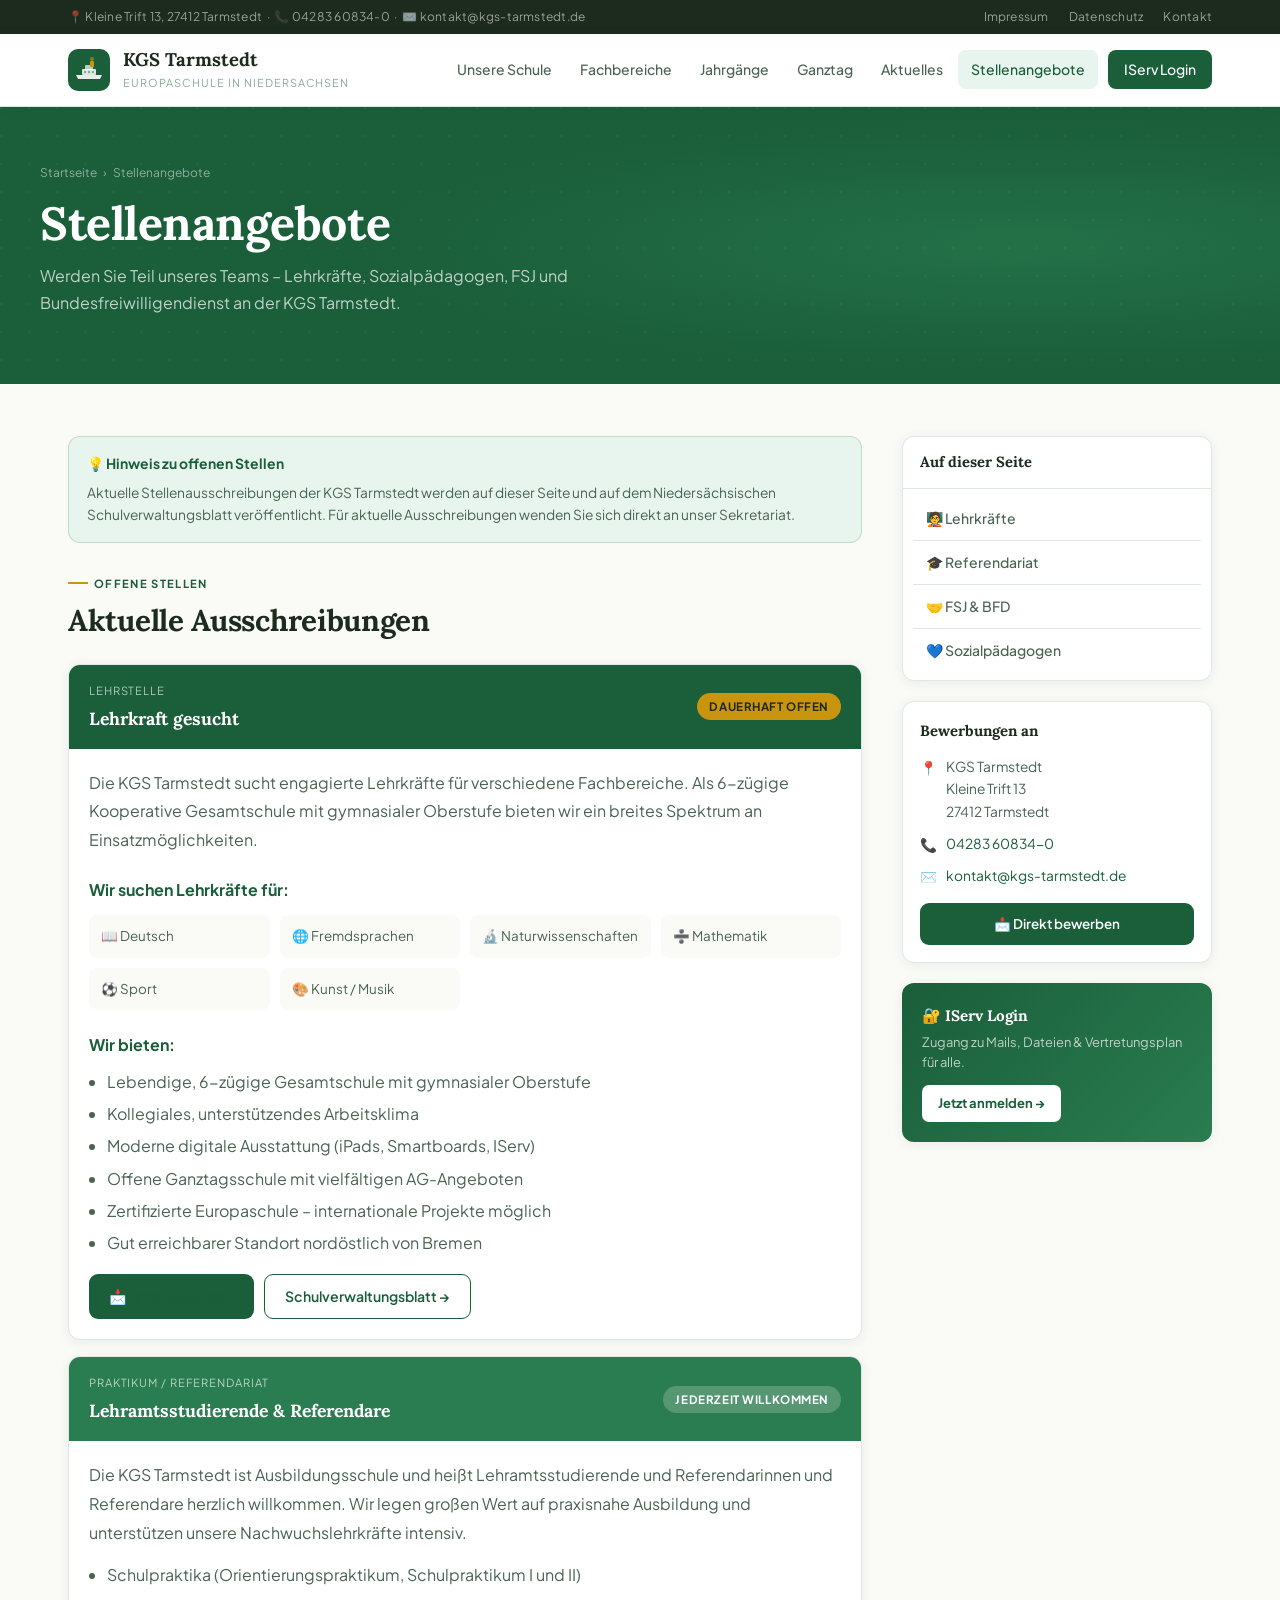
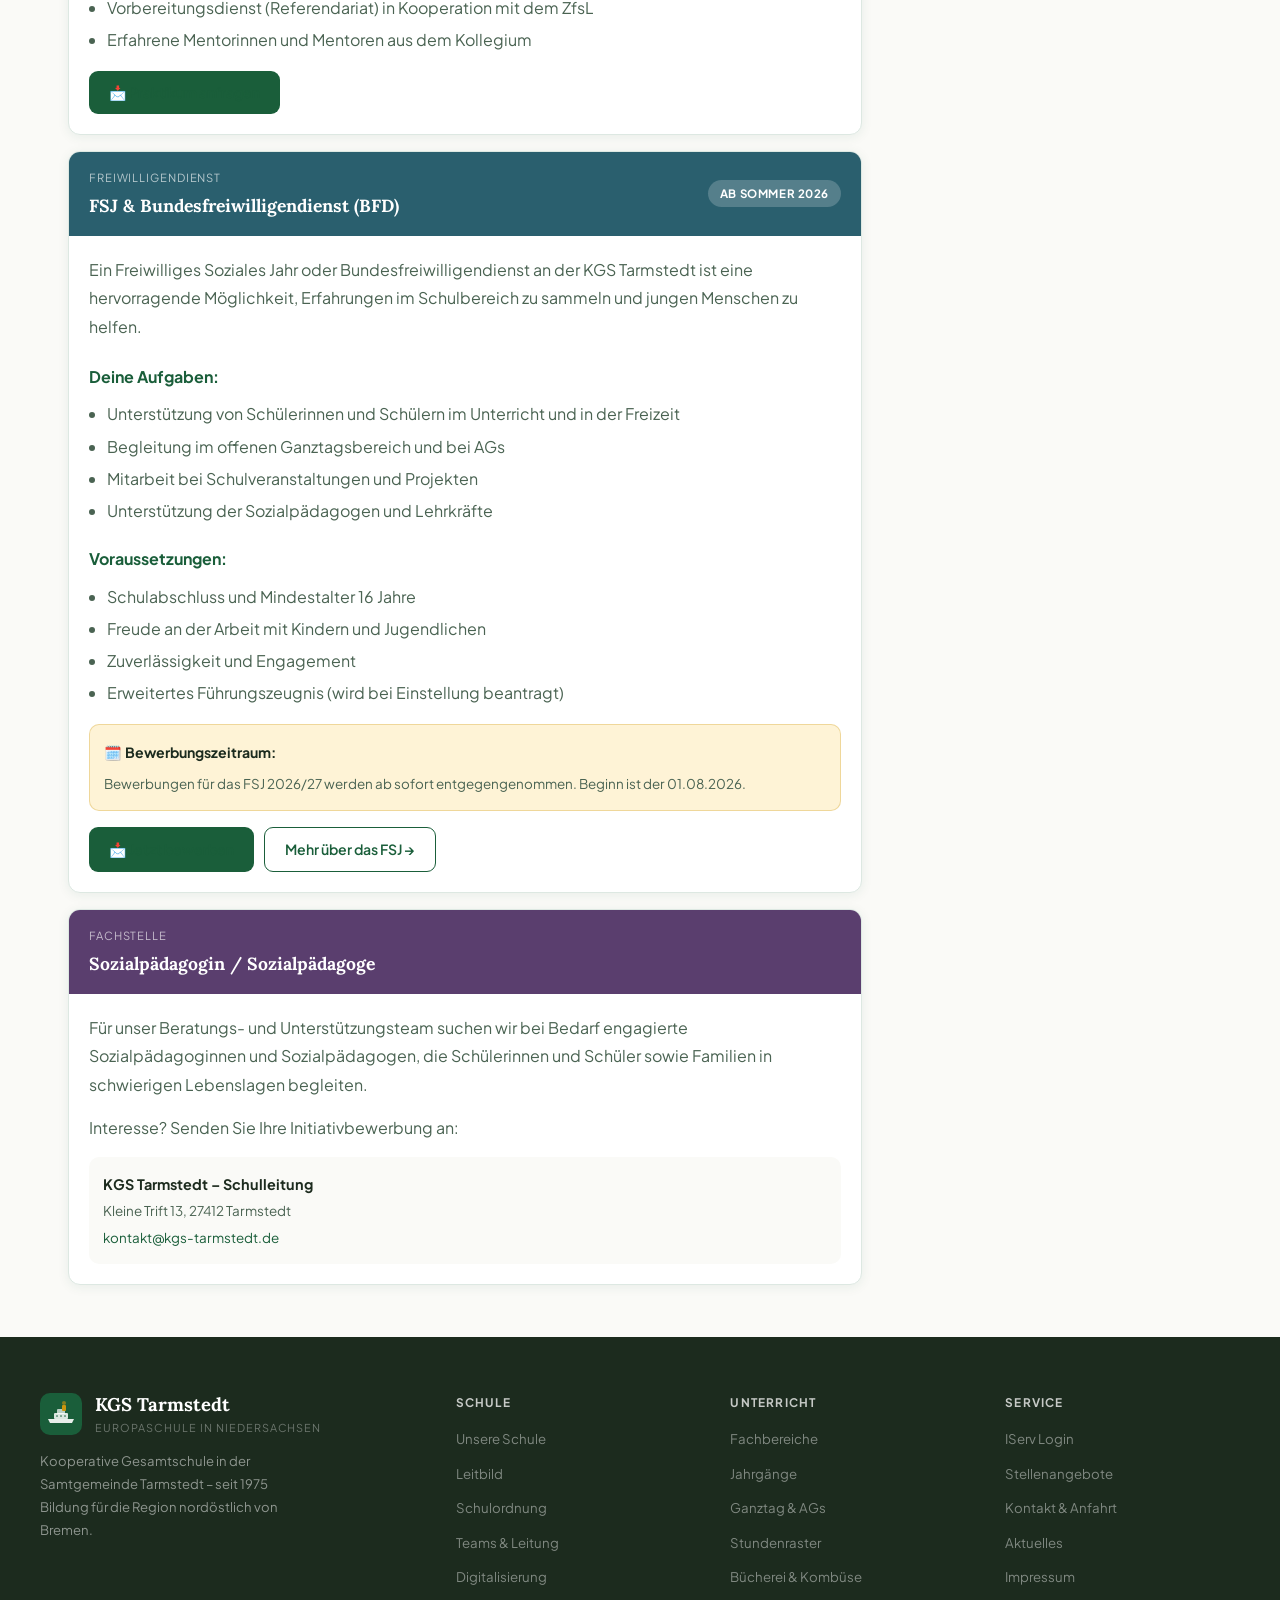
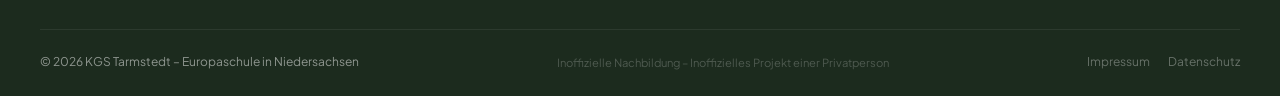
<file: stellenangebote.html>
<!DOCTYPE html>
<html lang="de">
<head>
<meta charset="UTF-8">
<meta name="viewport" content="width=device-width, initial-scale=1.0">
<title>Stellenangebote | KGS Tarmstedt</title>
<meta name="description" content="Offene Stellen an der KGS Tarmstedt: Lehrkräfte, Referendariat, FSJ und Bundesfreiwilligendienst. Jetzt bewerben!">
<meta name="robots" content="index, follow">
<meta property="og:title" content="Stellenangebote | KGS Tarmstedt">
<meta property="og:description" content="Offene Stellen an der KGS Tarmstedt: Lehrkräfte, Referendariat, FSJ und Bundesfreiwilligendienst. Jetzt bewerben!">
<meta property="og:locale" content="de_DE">
<meta property="og:site_name" content="KGS Tarmstedt">
<link rel="icon" href="data:image/svg+xml,%3Csvg xmlns='http://www.w3.org/2000/svg' viewBox='0 0 42 42'%3E%3Crect width='42' height='42' rx='10' fill='%231a5e3a'/%3E%3Cpath d='M8 26 L10 30 L32 30 L34 26 Z' fill='white' opacity='.9'/%3E%3Crect x='14' y='20' width='14' height='6' rx='1' fill='white' opacity='.85'/%3E%3Crect x='17' y='16' width='8' height='5' rx='1' fill='white' opacity='.7'/%3E%3Crect x='22' y='12' width='4' height='6' rx='1' fill='%23c9950e'/%3E%3Ccircle cx='24' cy='10' r='2' fill='%23c9950e' opacity='.6'/%3E%3C/svg%3E" type="image/svg+xml">
<link rel="canonical" href="https://www.kgs-tarmstedt.de/">
<link rel="preconnect" href="https://fonts.googleapis.com"><link href="https://fonts.googleapis.com/css2?family=Lora:ital,wght@0,400;0,600;0,700;1,400&family=Plus+Jakarta+Sans:wght@300;400;500;600;700&display=swap" rel="stylesheet">
<link rel="stylesheet" href="style.css">
</head>
<body>
<div class="topbar" role="complementary" aria-label="Kontaktinformationen">
  <div class="topbar-inner">
    <span class="topbar-info">📍 Kleine Trift 13, 27412 Tarmstedt &nbsp;·&nbsp; 📞 <a href="tel:+494283608340" style="color:rgba(255,255,255,.55)">04283 60834-0</a> &nbsp;·&nbsp; ✉️ <a href="mailto:kontakt@kgs-tarmstedt.de" style="color:rgba(255,255,255,.55)">kontakt@kgs-tarmstedt.de</a></span>
    <div class="topbar-links">
      <a href="impressum.html">Impressum</a>
      <a href="datenschutz.html">Datenschutz</a>
      <a href="kontakt.html">Kontakt</a>
    </div>
  </div>
</div>
<header role="banner">
  <div class="header-inner">
    <a class="logo" href="index.html" aria-label="KGS Tarmstedt – Zur Startseite">
      <svg width="42" height="42" viewBox="0 0 42 42" fill="none" xmlns="http://www.w3.org/2000/svg" aria-hidden="true">
  <rect width="42" height="42" rx="10" fill="#1a5e3a"/>
  <path d="M8 26 L10 30 L32 30 L34 26 Z" fill="white" opacity="0.9"/>
  <rect x="14" y="20" width="14" height="6" rx="1" fill="white" opacity="0.85"/>
  <rect x="17" y="16" width="8" height="5" rx="1" fill="white" opacity="0.7"/>
  <rect x="22" y="12" width="4" height="6" rx="1" fill="#c9950e"/>
  <circle cx="24" cy="10" r="2" fill="#c9950e" opacity="0.6"/>
  <rect x="16" y="22" width="2" height="2" rx=".5" fill="#1a5e3a" opacity="0.5"/>
  <rect x="20" y="22" width="2" height="2" rx=".5" fill="#1a5e3a" opacity="0.5"/>
  <rect x="24" y="22" width="2" height="2" rx=".5" fill="#1a5e3a" opacity="0.5"/>
</svg>
      <div class="logo-text">
        <span class="logo-name">KGS Tarmstedt</span>
        <span class="logo-sub">Europaschule in Niedersachsen</span>
      </div>
    </a>
    <nav role="navigation" aria-label="Hauptnavigation">
      <a href="unsere-schule.html">Unsere Schule</a>
      <a href="fachbereiche.html">Fachbereiche</a>
      <a href="jahrgaenge.html">Jahrgänge</a>
      <a href="ganztag.html">Ganztag</a>
      <a href="aktuelles.html">Aktuelles</a>
      <a href="stellenangebote.html" class="active">Stellenangebote</a>
      <a href="http://www.iserv-tarmstedt.de/idesk/" class="nav-cta" target="_blank" rel="noopener">IServ Login</a>
    </nav>
    <button class="menu-toggle" aria-label="Menü öffnen" aria-expanded="false" aria-controls="main-nav">
      <svg width="22" height="16" viewBox="0 0 22 16" fill="none" aria-hidden="true">
        <rect width="22" height="2" rx="1" fill="currentColor"/>
        <rect y="7" width="22" height="2" rx="1" fill="currentColor"/>
        <rect y="14" width="22" height="2" rx="1" fill="currentColor"/>
      </svg>
    </button>
  </div>
</header>
<main id="main-content">

<div class="page-hero">
  <div class="page-hero-inner">
    <div class="breadcrumb"><a href="index.html">Startseite</a> <span>&rsaquo;</span> <span>Stellenangebote</span></div>
    <h1>Stellenangebote</h1>
    <p>Werden Sie Teil unseres Teams &ndash; Lehrkräfte, Sozialpädagogen, FSJ und Bundesfreiwilligendienst an der KGS Tarmstedt.</p>
  </div>
</div>
<div class="content-wrap">
  <div>
    <div class="info-box">
      <div class="info-box-title">💡 Hinweis zu offenen Stellen</div>
      <p>Aktuelle Stellenausschreibungen der KGS Tarmstedt werden auf dieser Seite und auf dem <a href="https://www.mk.niedersachsen.de" target="_blank" rel="noopener">Niedersächsischen Schulverwaltungsblatt</a> veröffentlicht. Für aktuelle Ausschreibungen wenden Sie sich direkt an unser Sekretariat.</p>
    </div>

    <p class="section-tag">Offene Stellen</p>
    <h2 class="section-title">Aktuelle Ausschreibungen</h2>

    <!-- Lehrkräfte -->
    <div style="background:white;border:1px solid var(--border);border-radius:var(--r);margin-bottom:16px;box-shadow:var(--shadow);overflow:hidden;">
      <div style="background:var(--green);padding:16px 20px;display:flex;align-items:center;justify-content:space-between;flex-wrap:wrap;gap:8px;">
        <div>
          <div style="font-size:.7rem;text-transform:uppercase;letter-spacing:.08em;color:rgba(255,255,255,.65);margin-bottom:4px;">Lehrstelle</div>
          <h3 style="font-family:'Lora',serif;font-size:1.1rem;font-weight:700;color:white;margin:0;">Lehrkraft gesucht</h3>
        </div>
        <span style="background:var(--gold);color:var(--dark);font-size:.72rem;font-weight:700;padding:4px 12px;border-radius:100px;text-transform:uppercase;letter-spacing:.05em;">Dauerhaft offen</span>
      </div>
      <div style="padding:20px;" class="prose">
        <p>Die KGS Tarmstedt sucht engagierte Lehrkräfte für verschiedene Fachbereiche. Als 6-zügige Kooperative Gesamtschule mit gymnasialer Oberstufe bieten wir ein breites Spektrum an Einsatzmöglichkeiten.</p>
        <h3>Wir suchen Lehrkräfte für:</h3>
        <div style="display:grid;grid-template-columns:repeat(auto-fill,minmax(160px,1fr));gap:10px;margin:12px 0 18px;">
          <div style="background:var(--bg);border-radius:8px;padding:10px 12px;font-size:.84rem;color:var(--mid);">📖 Deutsch</div>
          <div style="background:var(--bg);border-radius:8px;padding:10px 12px;font-size:.84rem;color:var(--mid);">🌐 Fremdsprachen</div>
          <div style="background:var(--bg);border-radius:8px;padding:10px 12px;font-size:.84rem;color:var(--mid);">🔬 Naturwissenschaften</div>
          <div style="background:var(--bg);border-radius:8px;padding:10px 12px;font-size:.84rem;color:var(--mid);">➗ Mathematik</div>
          <div style="background:var(--bg);border-radius:8px;padding:10px 12px;font-size:.84rem;color:var(--mid);">⚽ Sport</div>
          <div style="background:var(--bg);border-radius:8px;padding:10px 12px;font-size:.84rem;color:var(--mid);">🎨 Kunst / Musik</div>
        </div>
        <h3>Wir bieten:</h3>
        <ul>
          <li>Lebendige, 6-zügige Gesamtschule mit gymnasialer Oberstufe</li>
          <li>Kollegiales, unterstützendes Arbeitsklima</li>
          <li>Moderne digitale Ausstattung (iPads, Smartboards, IServ)</li>
          <li>Offene Ganztagsschule mit vielfältigen AG-Angeboten</li>
          <li>Zertifizierte Europaschule &ndash; internationale Projekte möglich</li>
          <li>Gut erreichbarer Standort nordöstlich von Bremen</li>
        </ul>
        <div style="margin-top:16px;display:flex;gap:10px;flex-wrap:wrap;">
          <a href="mailto:kontakt@kgs-tarmstedt.de?subject=Bewerbung Lehrkraft" class="btn btn-green">📩 Jetzt bewerben</a>
          <a href="https://www.mk.niedersachsen.de" target="_blank" rel="noopener" class="btn btn-outline">Schulverwaltungsblatt →</a>
        </div>
      </div>
    </div>

    <!-- Lehramtsstudierende -->
    <div style="background:white;border:1px solid var(--border);border-radius:var(--r);margin-bottom:16px;box-shadow:var(--shadow);overflow:hidden;">
      <div style="background:var(--green-mid);padding:16px 20px;display:flex;align-items:center;justify-content:space-between;flex-wrap:wrap;gap:8px;">
        <div>
          <div style="font-size:.7rem;text-transform:uppercase;letter-spacing:.08em;color:rgba(255,255,255,.65);margin-bottom:4px;">Praktikum / Referendariat</div>
          <h3 style="font-family:'Lora',serif;font-size:1.1rem;font-weight:700;color:white;margin:0;">Lehramtsstudierende &amp; Referendare</h3>
        </div>
        <span style="background:rgba(255,255,255,.2);color:white;font-size:.72rem;font-weight:700;padding:4px 12px;border-radius:100px;text-transform:uppercase;letter-spacing:.05em;">Jederzeit willkommen</span>
      </div>
      <div style="padding:20px;" class="prose">
        <p>Die KGS Tarmstedt ist Ausbildungsschule und heißt Lehramtsstudierende und Referendarinnen und Referendare herzlich willkommen. Wir legen großen Wert auf praxisnahe Ausbildung und unterstützen unsere Nachwuchslehrkräfte intensiv.</p>
        <ul>
          <li>Schulpraktika (Orientierungspraktikum, Schulpraktikum I und II)</li>
          <li>Vorbereitungsdienst (Referendariat) in Kooperation mit dem ZfsL</li>
          <li>Erfahrene Mentorinnen und Mentoren aus dem Kollegium</li>
        </ul>
        <div style="margin-top:16px;">
          <a href="mailto:kontakt@kgs-tarmstedt.de?subject=Anfrage Schulpraktikum" class="btn btn-green">📩 Praktikum anfragen</a>
        </div>
      </div>
    </div>

    <!-- FSJ -->
    <div style="background:white;border:1px solid var(--border);border-radius:var(--r);margin-bottom:16px;box-shadow:var(--shadow);overflow:hidden;">
      <div style="background:#2a5f6e;padding:16px 20px;display:flex;align-items:center;justify-content:space-between;flex-wrap:wrap;gap:8px;">
        <div>
          <div style="font-size:.7rem;text-transform:uppercase;letter-spacing:.08em;color:rgba(255,255,255,.65);margin-bottom:4px;">Freiwilligendienst</div>
          <h3 style="font-family:'Lora',serif;font-size:1.1rem;font-weight:700;color:white;margin:0;">FSJ &amp; Bundesfreiwilligendienst (BFD)</h3>
        </div>
        <span style="background:rgba(255,255,255,.2);color:white;font-size:.72rem;font-weight:700;padding:4px 12px;border-radius:100px;text-transform:uppercase;letter-spacing:.05em;">Ab Sommer 2026</span>
      </div>
      <div style="padding:20px;" class="prose">
        <p>Ein Freiwilliges Soziales Jahr oder Bundesfreiwilligendienst an der KGS Tarmstedt ist eine hervorragende Möglichkeit, Erfahrungen im Schulbereich zu sammeln und jungen Menschen zu helfen.</p>
        <h3>Deine Aufgaben:</h3>
        <ul>
          <li>Unterstützung von Schülerinnen und Schülern im Unterricht und in der Freizeit</li>
          <li>Begleitung im offenen Ganztagsbereich und bei AGs</li>
          <li>Mitarbeit bei Schulveranstaltungen und Projekten</li>
          <li>Unterstützung der Sozialpädagogen und Lehrkräfte</li>
        </ul>
        <h3>Voraussetzungen:</h3>
        <ul>
          <li>Schulabschluss und Mindestalter 16 Jahre</li>
          <li>Freude an der Arbeit mit Kindern und Jugendlichen</li>
          <li>Zuverlässigkeit und Engagement</li>
          <li>Erweitertes Führungszeugnis (wird bei Einstellung beantragt)</li>
        </ul>
        <div style="background:var(--gold-light);border:1px solid rgba(201,149,14,.3);border-radius:10px;padding:14px;margin:16px 0;">
          <strong style="color:var(--dark);font-size:.88rem;">🗓️ Bewerbungszeitraum:</strong>
          <p style="color:var(--mid);font-size:.84rem;margin:6px 0 0;">Bewerbungen für das FSJ 2026/27 werden ab sofort entgegengenommen. Beginn ist der 01.08.2026.</p>
        </div>
        <div style="display:flex;gap:10px;flex-wrap:wrap;">
          <a href="mailto:kontakt@kgs-tarmstedt.de?subject=Bewerbung FSJ 2026" class="btn btn-green">📩 Jetzt bewerben</a>
          <a href="https://www.fsj.de" target="_blank" rel="noopener" class="btn btn-outline">Mehr über das FSJ →</a>
        </div>
      </div>
    </div>

    <!-- Sozialpädagogen -->
    <div style="background:white;border:1px solid var(--border);border-radius:var(--r);box-shadow:var(--shadow);overflow:hidden;">
      <div style="background:#5a3e6e;padding:16px 20px;">
        <div style="font-size:.7rem;text-transform:uppercase;letter-spacing:.08em;color:rgba(255,255,255,.65);margin-bottom:4px;">Fachstelle</div>
        <h3 style="font-family:'Lora',serif;font-size:1.1rem;font-weight:700;color:white;margin:0;">Sozialpädagogin / Sozialpädagoge</h3>
      </div>
      <div style="padding:20px;" class="prose">
        <p>Für unser Beratungs- und Unterstützungsteam suchen wir bei Bedarf engagierte Sozialpädagoginnen und Sozialpädagogen, die Schülerinnen und Schüler sowie Familien in schwierigen Lebenslagen begleiten.</p>
        <p>Interesse? Senden Sie Ihre Initiativbewerbung an:</p>
        <div style="background:var(--bg);border-radius:10px;padding:14px;margin-top:10px;">
          <strong style="font-size:.9rem;">KGS Tarmstedt &ndash; Schulleitung</strong><br>
          <span style="font-size:.84rem;color:var(--mid);">Kleine Trift 13, 27412 Tarmstedt</span><br>
          <a href="mailto:kontakt@kgs-tarmstedt.de?subject=Initiativbewerbung" style="font-size:.84rem;color:var(--green);">kontakt@kgs-tarmstedt.de</a>
        </div>
      </div>
    </div>
  </div>

  <div class="sidebar">
    <div class="card">
      <div class="card-head"><span class="card-head-title">Auf dieser Seite</span></div>
      <div class="card-body" style="padding:8px 10px;">
        <ul class="item-list">
          <li><a href="#lehrkraefte">🧑‍🏫 Lehrkräfte</a></li>
          <li><a href="#referendariat">🎓 Referendariat</a></li>
          <li><a href="#fsj">🤝 FSJ &amp; BFD</a></li>
          <li><a href="#sozialpaedagogen">💙 Sozialpädagogen</a></li>
        </ul>
      </div>
    </div>
    <div class="contact-box">
      <h4>Bewerbungen an</h4>
      <div class="contact-row"><span class="ci">📍</span><span>KGS Tarmstedt<br>Kleine Trift 13<br>27412 Tarmstedt</span></div>
      <div class="contact-row"><span class="ci">📞</span><a href="tel:+494283608340">04283 60834-0</a></div>
      <div class="contact-row"><span class="ci">✉️</span><a href="mailto:kontakt@kgs-tarmstedt.de">kontakt@kgs-tarmstedt.de</a></div>
      <div style="margin-top:14px;"><a href="mailto:kontakt@kgs-tarmstedt.de?subject=Bewerbung" class="btn btn-green" style="width:100%;justify-content:center;font-size:.84rem;">📩 Direkt bewerben</a></div>
    </div>
    <div class="iserv-mini">
  <h4>🔐 IServ Login</h4>
  <p>Zugang zu Mails, Dateien &amp; Vertretungsplan für alle.</p>
  <a href="http://www.iserv-tarmstedt.de/idesk/" target="_blank" rel="noopener">Jetzt anmelden &rarr;</a>
</div>
  </div>
</div>

</main>
<footer role="contentinfo">
  <div class="footer-grid">
    <div class="footer-brand">
      <a class="logo" href="index.html" aria-label="KGS Tarmstedt – Zur Startseite">
        <svg width="42" height="42" viewBox="0 0 42 42" fill="none" xmlns="http://www.w3.org/2000/svg" aria-hidden="true">
  <rect width="42" height="42" rx="10" fill="#1a5e3a"/>
  <path d="M8 26 L10 30 L32 30 L34 26 Z" fill="white" opacity="0.9"/>
  <rect x="14" y="20" width="14" height="6" rx="1" fill="white" opacity="0.85"/>
  <rect x="17" y="16" width="8" height="5" rx="1" fill="white" opacity="0.7"/>
  <rect x="22" y="12" width="4" height="6" rx="1" fill="#c9950e"/>
  <circle cx="24" cy="10" r="2" fill="#c9950e" opacity="0.6"/>
  <rect x="16" y="22" width="2" height="2" rx=".5" fill="#1a5e3a" opacity="0.5"/>
  <rect x="20" y="22" width="2" height="2" rx=".5" fill="#1a5e3a" opacity="0.5"/>
  <rect x="24" y="22" width="2" height="2" rx=".5" fill="#1a5e3a" opacity="0.5"/>
</svg>
        <div class="logo-text">
          <span class="logo-name">KGS Tarmstedt</span>
          <span class="logo-sub">Europaschule in Niedersachsen</span>
        </div>
      </a>
      <p>Kooperative Gesamtschule in der Samtgemeinde Tarmstedt &ndash; seit 1975 Bildung für die Region nordöstlich von Bremen.</p>
    </div>
    <div class="footer-col">
      <h4>Schule</h4>
      <ul>
        <li><a href="unsere-schule.html">Unsere Schule</a></li>
        <li><a href="unsere-schule.html#leitbild">Leitbild</a></li>
        <li><a href="unsere-schule.html#schulordnung">Schulordnung</a></li>
        <li><a href="teams.html">Teams &amp; Leitung</a></li>
        <li><a href="digitalisierung.html">Digitalisierung</a></li>
      </ul>
    </div>
    <div class="footer-col">
      <h4>Unterricht</h4>
      <ul>
        <li><a href="fachbereiche.html">Fachbereiche</a></li>
        <li><a href="jahrgaenge.html">Jahrgänge</a></li>
        <li><a href="ganztag.html">Ganztag &amp; AGs</a></li>
        <li><a href="ganztag.html#stundenraster">Stundenraster</a></li>
        <li><a href="partner.html">Bücherei &amp; Kombüse</a></li>
      </ul>
    </div>
    <div class="footer-col">
      <h4>Service</h4>
      <ul>
        <li><a href="http://www.iserv-tarmstedt.de/idesk/" target="_blank" rel="noopener">IServ Login</a></li>
        <li><a href="stellenangebote.html">Stellenangebote</a></li>
        <li><a href="kontakt.html">Kontakt &amp; Anfahrt</a></li>
        <li><a href="aktuelles.html">Aktuelles</a></li>
        <li><a href="impressum.html">Impressum</a></li>
      </ul>
    </div>
  </div>
  <div class="footer-bottom">
    <span>© 2026 KGS Tarmstedt &ndash; Europaschule in Niedersachsen</span>
    <span class="footer-credit">Inoffizielle Nachbildung &ndash; Inoffizielles Projekt einer Privatperson</span>
    <div class="footer-legal">
      <a href="impressum.html">Impressum</a>
      <a href="datenschutz.html">Datenschutz</a>
    </div>
  </div>
</footer>

<script>
(function(){
  var toggle = document.querySelector('.menu-toggle');
  var nav = document.querySelector('nav');
  var overlay = document.createElement('div');
  overlay.style.cssText = 'display:none;position:fixed;inset:0;background:rgba(28,43,30,.55);z-index:98;backdrop-filter:blur(3px);';
  document.body.appendChild(overlay);

  function openMenu(){
    nav.style.display = 'flex';
    nav.style.flexDirection = 'column';
    nav.style.position = 'fixed';
    nav.style.top = '0';
    nav.style.right = '0';
    nav.style.bottom = '0';
    nav.style.width = 'min(280px, 80vw)';
    nav.style.background = 'white';
    nav.style.padding = '80px 20px 32px';
    nav.style.gap = '4px';
    nav.style.zIndex = '99';
    nav.style.boxShadow = '-8px 0 32px rgba(0,0,0,.15)';
    nav.style.overflowY = 'auto';
    nav.style.animation = 'slideIn .25s ease';
    overlay.style.display = 'block';
    toggle.setAttribute('aria-expanded','true');
    document.body.style.overflow = 'hidden';
  }
  function closeMenu(){
    nav.style.display = '';
    nav.style.cssText = '';
    overlay.style.display = 'none';
    toggle.setAttribute('aria-expanded','false');
    document.body.style.overflow = '';
  }
  toggle.setAttribute('aria-expanded','false');
  toggle.setAttribute('aria-label','Menü öffnen');
  toggle.addEventListener('click', function(){
    var open = overlay.style.display === 'block';
    open ? closeMenu() : openMenu();
  });
  overlay.addEventListener('click', closeMenu);
  document.addEventListener('keydown', function(e){ if(e.key==='Escape') closeMenu(); });
  window.addEventListener('resize', function(){ if(window.innerWidth > 640) closeMenu(); });
})();
</script>
<style>
@keyframes slideIn { from { transform: translateX(100%); } to { transform: translateX(0); } }
@media (max-width:640px) {
  nav a { padding: 12px 16px !important; border-radius: 10px !important; font-size: .95rem !important; display: block; width: 100%; }
  .nav-cta { margin-left: 0 !important; margin-top: 8px !important; text-align: center; }
}
</style>
</body>
</html>
</file>
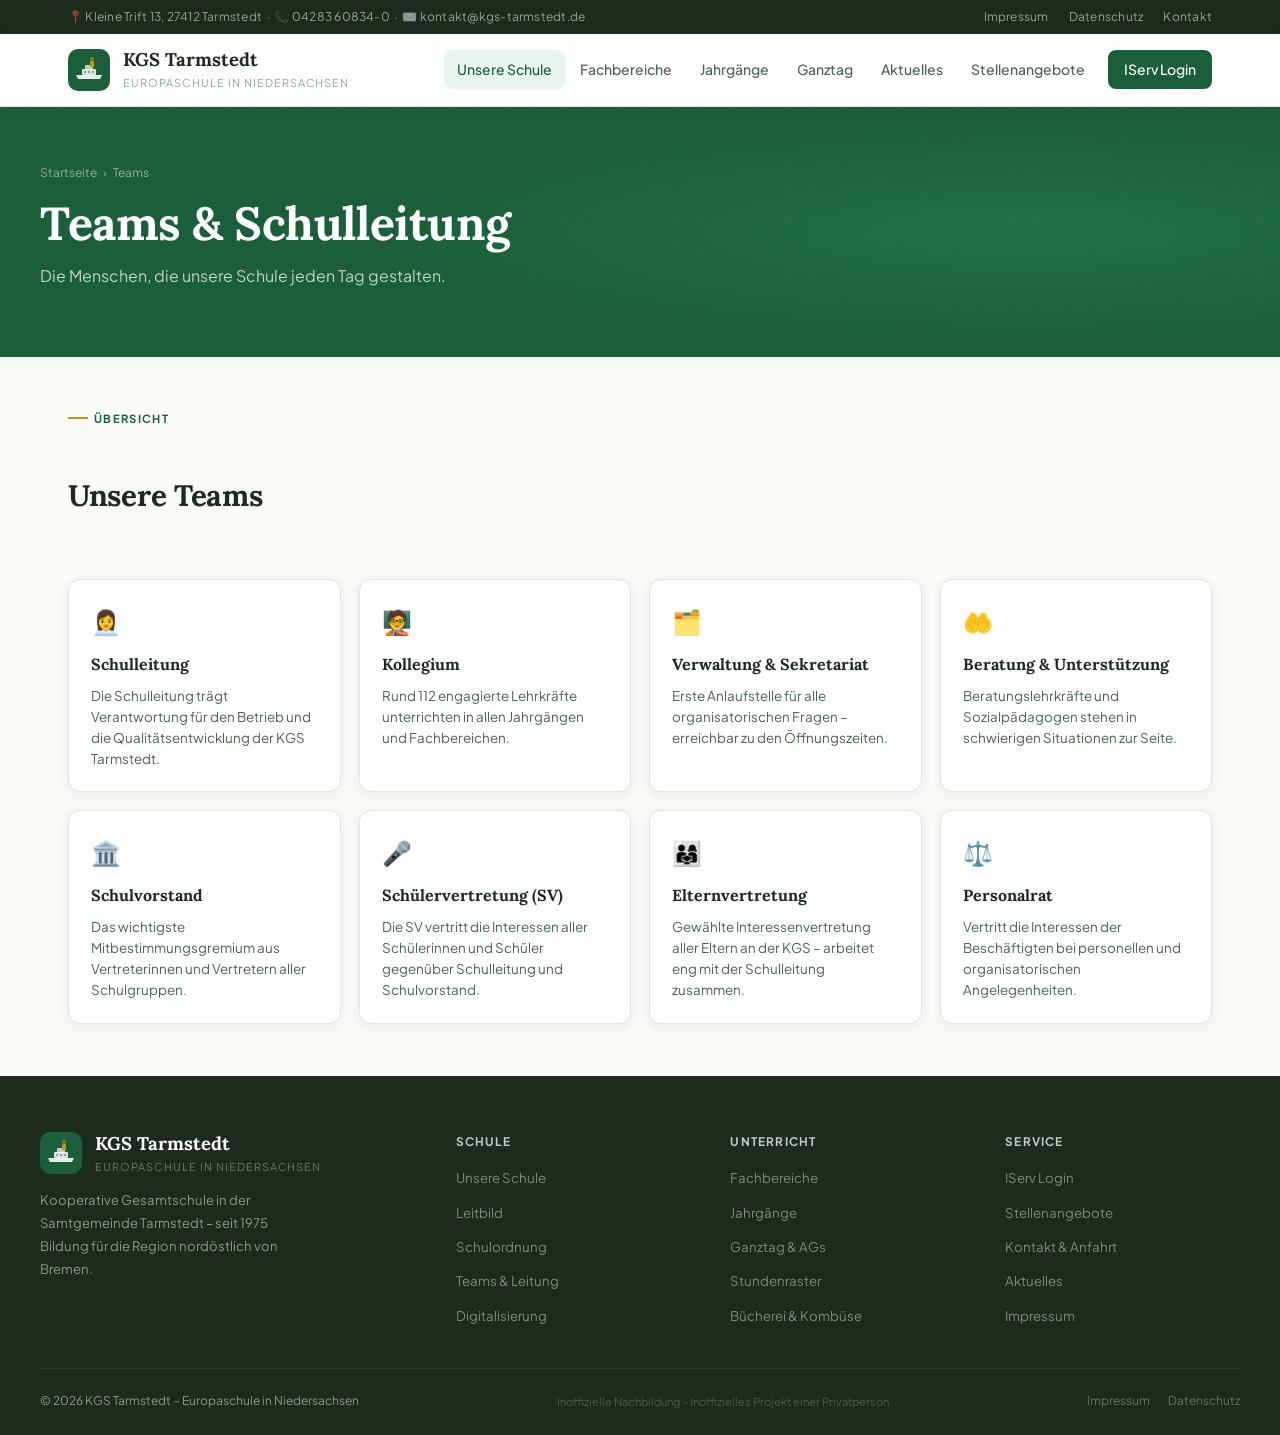
<file: teams.html>
<!DOCTYPE html>
<html lang="de">
<head>
<meta charset="UTF-8">
<meta name="viewport" content="width=device-width, initial-scale=1.0">
<title>Teams & Schulleitung | KGS Tarmstedt</title>
<meta name="description" content="Teams an der KGS Tarmstedt: Schulleitung, Kollegium, Schülervertretung, Elternvertretung und weitere Gremien.">
<meta name="robots" content="index, follow">
<meta property="og:title" content="Teams & Schulleitung | KGS Tarmstedt">
<meta property="og:description" content="Teams an der KGS Tarmstedt: Schulleitung, Kollegium, Schülervertretung, Elternvertretung und weitere Gremien.">
<meta property="og:locale" content="de_DE">
<meta property="og:site_name" content="KGS Tarmstedt">
<link rel="icon" href="data:image/svg+xml,%3Csvg xmlns='http://www.w3.org/2000/svg' viewBox='0 0 42 42'%3E%3Crect width='42' height='42' rx='10' fill='%231a5e3a'/%3E%3Cpath d='M8 26 L10 30 L32 30 L34 26 Z' fill='white' opacity='.9'/%3E%3Crect x='14' y='20' width='14' height='6' rx='1' fill='white' opacity='.85'/%3E%3Crect x='17' y='16' width='8' height='5' rx='1' fill='white' opacity='.7'/%3E%3Crect x='22' y='12' width='4' height='6' rx='1' fill='%23c9950e'/%3E%3Ccircle cx='24' cy='10' r='2' fill='%23c9950e' opacity='.6'/%3E%3C/svg%3E" type="image/svg+xml">
<link rel="canonical" href="https://www.kgs-tarmstedt.de/">
<link rel="preconnect" href="https://fonts.googleapis.com"><link href="https://fonts.googleapis.com/css2?family=Lora:ital,wght@0,400;0,600;0,700;1,400&family=Plus+Jakarta+Sans:wght@300;400;500;600;700&display=swap" rel="stylesheet">
<link rel="stylesheet" href="style.css">
</head>
<body>
<div class="topbar" role="complementary" aria-label="Kontaktinformationen">
  <div class="topbar-inner">
    <span class="topbar-info">📍 Kleine Trift 13, 27412 Tarmstedt &nbsp;·&nbsp; 📞 <a href="tel:+494283608340" style="color:rgba(255,255,255,.55)">04283 60834-0</a> &nbsp;·&nbsp; ✉️ <a href="mailto:kontakt@kgs-tarmstedt.de" style="color:rgba(255,255,255,.55)">kontakt@kgs-tarmstedt.de</a></span>
    <div class="topbar-links">
      <a href="impressum.html">Impressum</a>
      <a href="datenschutz.html">Datenschutz</a>
      <a href="kontakt.html">Kontakt</a>
    </div>
  </div>
</div>
<header role="banner">
  <div class="header-inner">
    <a class="logo" href="index.html" aria-label="KGS Tarmstedt – Zur Startseite">
      <svg width="42" height="42" viewBox="0 0 42 42" fill="none" xmlns="http://www.w3.org/2000/svg" aria-hidden="true">
  <rect width="42" height="42" rx="10" fill="#1a5e3a"/>
  <path d="M8 26 L10 30 L32 30 L34 26 Z" fill="white" opacity="0.9"/>
  <rect x="14" y="20" width="14" height="6" rx="1" fill="white" opacity="0.85"/>
  <rect x="17" y="16" width="8" height="5" rx="1" fill="white" opacity="0.7"/>
  <rect x="22" y="12" width="4" height="6" rx="1" fill="#c9950e"/>
  <circle cx="24" cy="10" r="2" fill="#c9950e" opacity="0.6"/>
  <rect x="16" y="22" width="2" height="2" rx=".5" fill="#1a5e3a" opacity="0.5"/>
  <rect x="20" y="22" width="2" height="2" rx=".5" fill="#1a5e3a" opacity="0.5"/>
  <rect x="24" y="22" width="2" height="2" rx=".5" fill="#1a5e3a" opacity="0.5"/>
</svg>
      <div class="logo-text">
        <span class="logo-name">KGS Tarmstedt</span>
        <span class="logo-sub">Europaschule in Niedersachsen</span>
      </div>
    </a>
    <nav role="navigation" aria-label="Hauptnavigation">
      <a href="unsere-schule.html" class="active">Unsere Schule</a>
      <a href="fachbereiche.html">Fachbereiche</a>
      <a href="jahrgaenge.html">Jahrgänge</a>
      <a href="ganztag.html">Ganztag</a>
      <a href="aktuelles.html">Aktuelles</a>
      <a href="stellenangebote.html">Stellenangebote</a>
      <a href="http://www.iserv-tarmstedt.de/idesk/" class="nav-cta" target="_blank" rel="noopener">IServ Login</a>
    </nav>
    <button class="menu-toggle" aria-label="Menü öffnen" aria-expanded="false" aria-controls="main-nav">
      <svg width="22" height="16" viewBox="0 0 22 16" fill="none" aria-hidden="true">
        <rect width="22" height="2" rx="1" fill="currentColor"/>
        <rect y="7" width="22" height="2" rx="1" fill="currentColor"/>
        <rect y="14" width="22" height="2" rx="1" fill="currentColor"/>
      </svg>
    </button>
  </div>
</header>
<main id="main-content">
<div class="page-hero"><div class="page-hero-inner">
  <div class="breadcrumb"><a href="index.html">Startseite</a> <span>&rsaquo;</span> <span>Teams</span></div>
  <h1>Teams &amp; Schulleitung</h1>
  <p>Die Menschen, die unsere Schule jeden Tag gestalten.</p>
</div></div>
<div class="content-wrap full">
  <p class="section-tag">Übersicht</p>
  <h2 class="section-title">Unsere Teams</h2>
  <div class="grid-cards">
    <div class="grid-card"><div class="grid-card-icon">👩‍💼</div><h3>Schulleitung</h3><p>Die Schulleitung trägt Verantwortung für den Betrieb und die Qualitätsentwicklung der KGS Tarmstedt.</p></div>
    <div class="grid-card"><div class="grid-card-icon">🧑‍🏫</div><h3>Kollegium</h3><p>Rund 112 engagierte Lehrkräfte unterrichten in allen Jahrgängen und Fachbereichen.</p></div>
    <div class="grid-card"><div class="grid-card-icon">🗂️</div><h3>Verwaltung &amp; Sekretariat</h3><p>Erste Anlaufstelle für alle organisatorischen Fragen &ndash; erreichbar zu den Öffnungszeiten.</p></div>
    <div class="grid-card"><div class="grid-card-icon">🤲</div><h3>Beratung &amp; Unterstützung</h3><p>Beratungslehrkräfte und Sozialpädagogen stehen in schwierigen Situationen zur Seite.</p></div>
    <div class="grid-card"><div class="grid-card-icon">🏛️</div><h3>Schulvorstand</h3><p>Das wichtigste Mitbestimmungsgremium aus Vertreterinnen und Vertretern aller Schulgruppen.</p></div>
    <div class="grid-card"><div class="grid-card-icon">🎤</div><h3>Schülervertretung (SV)</h3><p>Die SV vertritt die Interessen aller Schülerinnen und Schüler gegenüber Schulleitung und Schulvorstand.</p></div>
    <div class="grid-card"><div class="grid-card-icon">👨‍👩‍👧</div><h3>Elternvertretung</h3><p>Gewählte Interessenvertretung aller Eltern an der KGS &ndash; arbeitet eng mit der Schulleitung zusammen.</p></div>
    <div class="grid-card"><div class="grid-card-icon">⚖️</div><h3>Personalrat</h3><p>Vertritt die Interessen der Beschäftigten bei personellen und organisatorischen Angelegenheiten.</p></div>
  </div>
</div>
</main>
<footer role="contentinfo">
  <div class="footer-grid">
    <div class="footer-brand">
      <a class="logo" href="index.html" aria-label="KGS Tarmstedt – Zur Startseite">
        <svg width="42" height="42" viewBox="0 0 42 42" fill="none" xmlns="http://www.w3.org/2000/svg" aria-hidden="true">
  <rect width="42" height="42" rx="10" fill="#1a5e3a"/>
  <path d="M8 26 L10 30 L32 30 L34 26 Z" fill="white" opacity="0.9"/>
  <rect x="14" y="20" width="14" height="6" rx="1" fill="white" opacity="0.85"/>
  <rect x="17" y="16" width="8" height="5" rx="1" fill="white" opacity="0.7"/>
  <rect x="22" y="12" width="4" height="6" rx="1" fill="#c9950e"/>
  <circle cx="24" cy="10" r="2" fill="#c9950e" opacity="0.6"/>
  <rect x="16" y="22" width="2" height="2" rx=".5" fill="#1a5e3a" opacity="0.5"/>
  <rect x="20" y="22" width="2" height="2" rx=".5" fill="#1a5e3a" opacity="0.5"/>
  <rect x="24" y="22" width="2" height="2" rx=".5" fill="#1a5e3a" opacity="0.5"/>
</svg>
        <div class="logo-text">
          <span class="logo-name">KGS Tarmstedt</span>
          <span class="logo-sub">Europaschule in Niedersachsen</span>
        </div>
      </a>
      <p>Kooperative Gesamtschule in der Samtgemeinde Tarmstedt &ndash; seit 1975 Bildung für die Region nordöstlich von Bremen.</p>
    </div>
    <div class="footer-col">
      <h4>Schule</h4>
      <ul>
        <li><a href="unsere-schule.html">Unsere Schule</a></li>
        <li><a href="unsere-schule.html#leitbild">Leitbild</a></li>
        <li><a href="unsere-schule.html#schulordnung">Schulordnung</a></li>
        <li><a href="teams.html">Teams &amp; Leitung</a></li>
        <li><a href="digitalisierung.html">Digitalisierung</a></li>
      </ul>
    </div>
    <div class="footer-col">
      <h4>Unterricht</h4>
      <ul>
        <li><a href="fachbereiche.html">Fachbereiche</a></li>
        <li><a href="jahrgaenge.html">Jahrgänge</a></li>
        <li><a href="ganztag.html">Ganztag &amp; AGs</a></li>
        <li><a href="ganztag.html#stundenraster">Stundenraster</a></li>
        <li><a href="partner.html">Bücherei &amp; Kombüse</a></li>
      </ul>
    </div>
    <div class="footer-col">
      <h4>Service</h4>
      <ul>
        <li><a href="http://www.iserv-tarmstedt.de/idesk/" target="_blank" rel="noopener">IServ Login</a></li>
        <li><a href="stellenangebote.html">Stellenangebote</a></li>
        <li><a href="kontakt.html">Kontakt &amp; Anfahrt</a></li>
        <li><a href="aktuelles.html">Aktuelles</a></li>
        <li><a href="impressum.html">Impressum</a></li>
      </ul>
    </div>
  </div>
  <div class="footer-bottom">
    <span>© 2026 KGS Tarmstedt &ndash; Europaschule in Niedersachsen</span>
    <span class="footer-credit">Inoffizielle Nachbildung &ndash; Inoffizielles Projekt einer Privatperson</span>
    <div class="footer-legal">
      <a href="impressum.html">Impressum</a>
      <a href="datenschutz.html">Datenschutz</a>
    </div>
  </div>
</footer>

<script>
(function(){
  var toggle = document.querySelector('.menu-toggle');
  var nav = document.querySelector('nav');
  var overlay = document.createElement('div');
  overlay.style.cssText = 'display:none;position:fixed;inset:0;background:rgba(28,43,30,.55);z-index:98;backdrop-filter:blur(3px);';
  document.body.appendChild(overlay);

  function openMenu(){
    nav.style.display = 'flex';
    nav.style.flexDirection = 'column';
    nav.style.position = 'fixed';
    nav.style.top = '0';
    nav.style.right = '0';
    nav.style.bottom = '0';
    nav.style.width = 'min(280px, 80vw)';
    nav.style.background = 'white';
    nav.style.padding = '80px 20px 32px';
    nav.style.gap = '4px';
    nav.style.zIndex = '99';
    nav.style.boxShadow = '-8px 0 32px rgba(0,0,0,.15)';
    nav.style.overflowY = 'auto';
    nav.style.animation = 'slideIn .25s ease';
    overlay.style.display = 'block';
    toggle.setAttribute('aria-expanded','true');
    document.body.style.overflow = 'hidden';
  }
  function closeMenu(){
    nav.style.display = '';
    nav.style.cssText = '';
    overlay.style.display = 'none';
    toggle.setAttribute('aria-expanded','false');
    document.body.style.overflow = '';
  }
  toggle.setAttribute('aria-expanded','false');
  toggle.setAttribute('aria-label','Menü öffnen');
  toggle.addEventListener('click', function(){
    var open = overlay.style.display === 'block';
    open ? closeMenu() : openMenu();
  });
  overlay.addEventListener('click', closeMenu);
  document.addEventListener('keydown', function(e){ if(e.key==='Escape') closeMenu(); });
  window.addEventListener('resize', function(){ if(window.innerWidth > 640) closeMenu(); });
})();
</script>
<style>
@keyframes slideIn { from { transform: translateX(100%); } to { transform: translateX(0); } }
@media (max-width:640px) {
  nav a { padding: 12px 16px !important; border-radius: 10px !important; font-size: .95rem !important; display: block; width: 100%; }
  .nav-cta { margin-left: 0 !important; margin-top: 8px !important; text-align: center; }
}
</style>
</body>
</html>
</file>
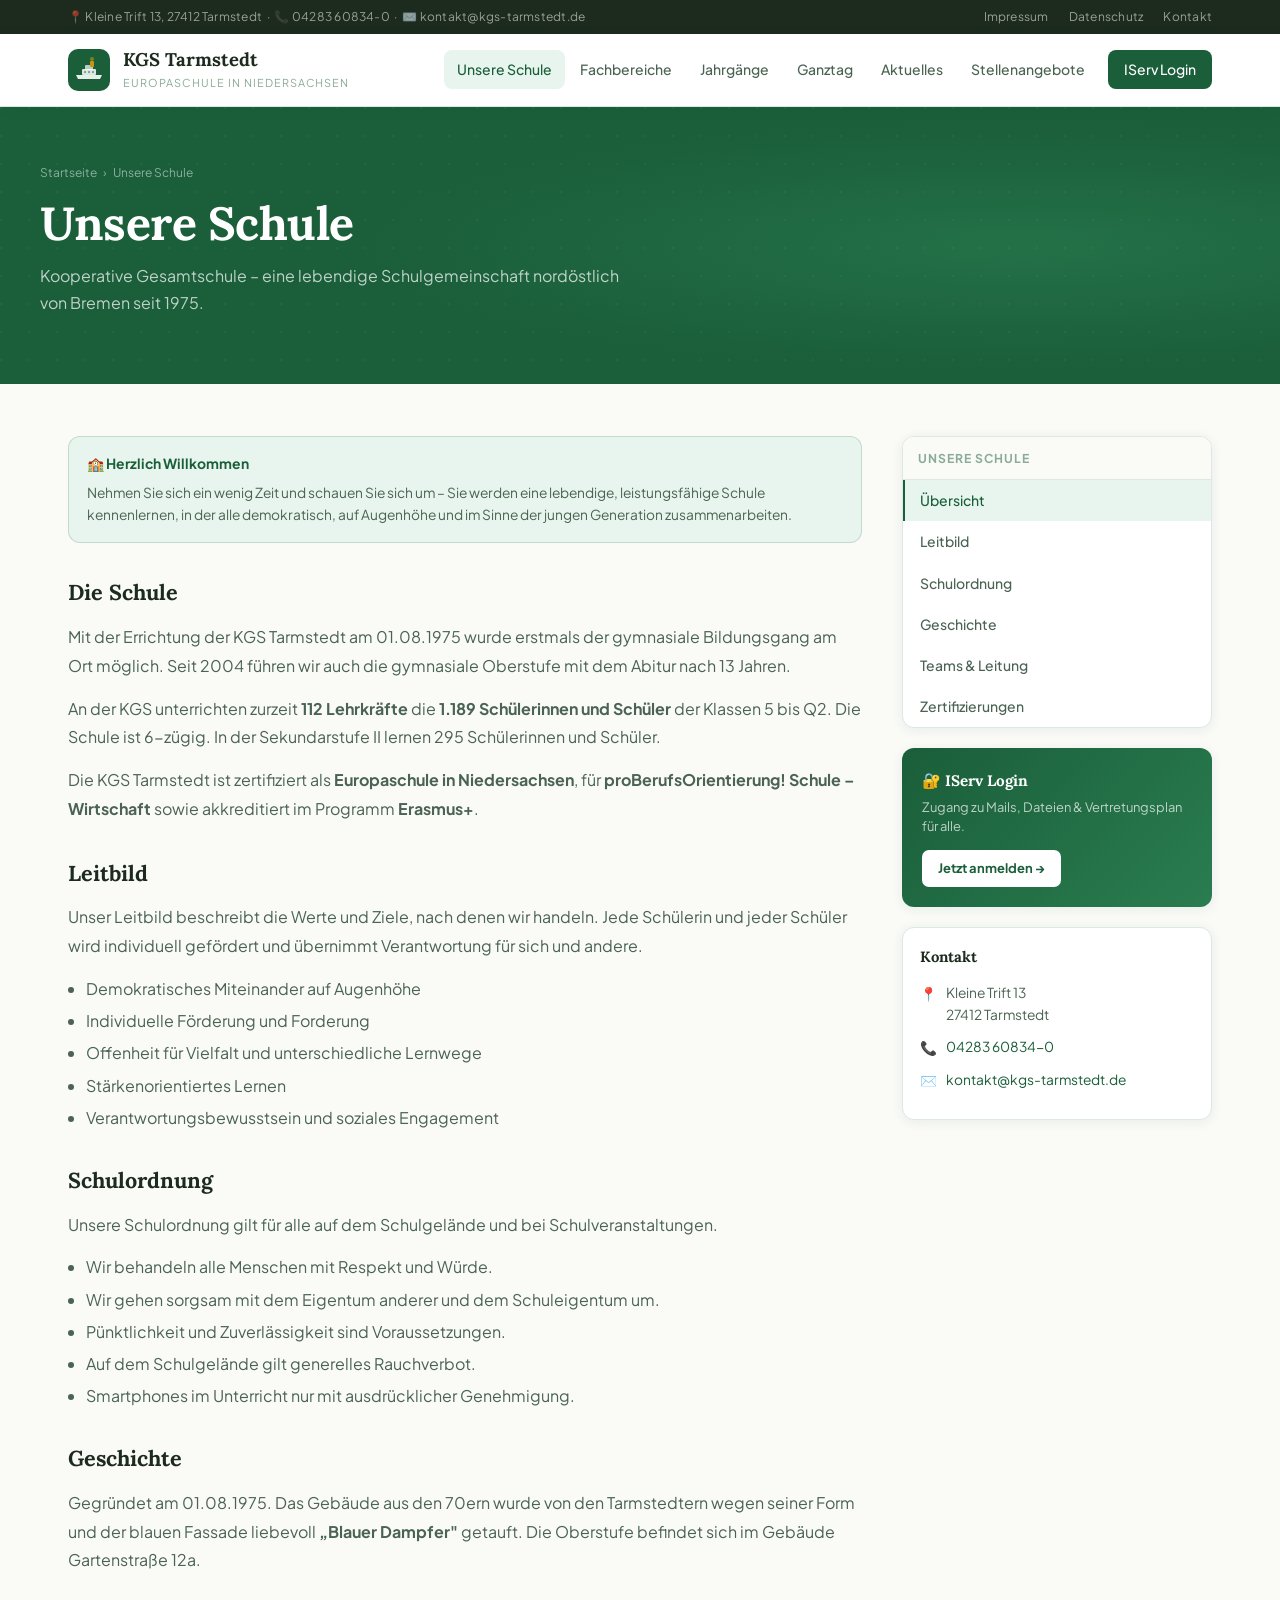
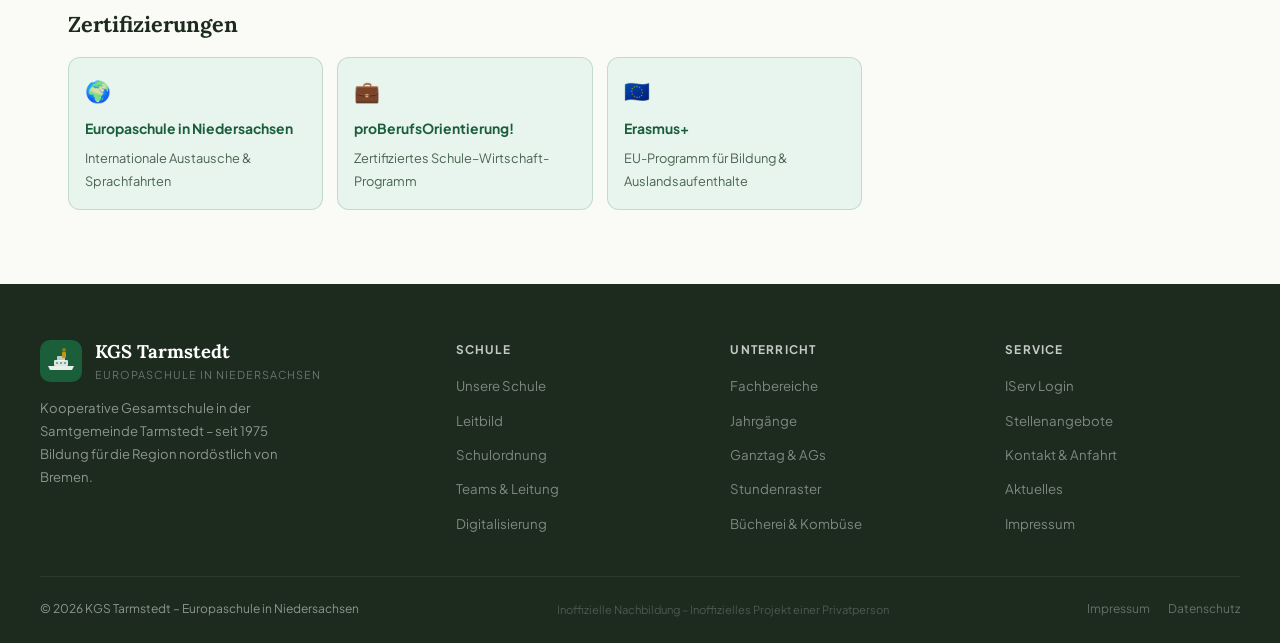
<file: unsere-schule.html>
<!DOCTYPE html>
<html lang="de">
<head>
<meta charset="UTF-8">
<meta name="viewport" content="width=device-width, initial-scale=1.0">
<title>Unsere Schule | KGS Tarmstedt</title>
<meta name="description" content="Die KGS Tarmstedt stellt sich vor: Leitbild, Schulordnung, Geschichte und Zertifizierungen der Kooperativen Gesamtschule in Tarmstedt.">
<meta name="robots" content="index, follow">
<meta property="og:title" content="Unsere Schule | KGS Tarmstedt">
<meta property="og:description" content="Die KGS Tarmstedt stellt sich vor: Leitbild, Schulordnung, Geschichte und Zertifizierungen der Kooperativen Gesamtschule in Tarmstedt.">
<meta property="og:locale" content="de_DE">
<meta property="og:site_name" content="KGS Tarmstedt">
<link rel="icon" href="data:image/svg+xml,%3Csvg xmlns='http://www.w3.org/2000/svg' viewBox='0 0 42 42'%3E%3Crect width='42' height='42' rx='10' fill='%231a5e3a'/%3E%3Cpath d='M8 26 L10 30 L32 30 L34 26 Z' fill='white' opacity='.9'/%3E%3Crect x='14' y='20' width='14' height='6' rx='1' fill='white' opacity='.85'/%3E%3Crect x='17' y='16' width='8' height='5' rx='1' fill='white' opacity='.7'/%3E%3Crect x='22' y='12' width='4' height='6' rx='1' fill='%23c9950e'/%3E%3Ccircle cx='24' cy='10' r='2' fill='%23c9950e' opacity='.6'/%3E%3C/svg%3E" type="image/svg+xml">
<link rel="canonical" href="https://www.kgs-tarmstedt.de/">
<link rel="preconnect" href="https://fonts.googleapis.com"><link href="https://fonts.googleapis.com/css2?family=Lora:ital,wght@0,400;0,600;0,700;1,400&family=Plus+Jakarta+Sans:wght@300;400;500;600;700&display=swap" rel="stylesheet">
<link rel="stylesheet" href="style.css">
</head>
<body>
<div class="topbar" role="complementary" aria-label="Kontaktinformationen">
  <div class="topbar-inner">
    <span class="topbar-info">📍 Kleine Trift 13, 27412 Tarmstedt &nbsp;·&nbsp; 📞 <a href="tel:+494283608340" style="color:rgba(255,255,255,.55)">04283 60834-0</a> &nbsp;·&nbsp; ✉️ <a href="mailto:kontakt@kgs-tarmstedt.de" style="color:rgba(255,255,255,.55)">kontakt@kgs-tarmstedt.de</a></span>
    <div class="topbar-links">
      <a href="impressum.html">Impressum</a>
      <a href="datenschutz.html">Datenschutz</a>
      <a href="kontakt.html">Kontakt</a>
    </div>
  </div>
</div>
<header role="banner">
  <div class="header-inner">
    <a class="logo" href="index.html" aria-label="KGS Tarmstedt – Zur Startseite">
      <svg width="42" height="42" viewBox="0 0 42 42" fill="none" xmlns="http://www.w3.org/2000/svg" aria-hidden="true">
  <rect width="42" height="42" rx="10" fill="#1a5e3a"/>
  <path d="M8 26 L10 30 L32 30 L34 26 Z" fill="white" opacity="0.9"/>
  <rect x="14" y="20" width="14" height="6" rx="1" fill="white" opacity="0.85"/>
  <rect x="17" y="16" width="8" height="5" rx="1" fill="white" opacity="0.7"/>
  <rect x="22" y="12" width="4" height="6" rx="1" fill="#c9950e"/>
  <circle cx="24" cy="10" r="2" fill="#c9950e" opacity="0.6"/>
  <rect x="16" y="22" width="2" height="2" rx=".5" fill="#1a5e3a" opacity="0.5"/>
  <rect x="20" y="22" width="2" height="2" rx=".5" fill="#1a5e3a" opacity="0.5"/>
  <rect x="24" y="22" width="2" height="2" rx=".5" fill="#1a5e3a" opacity="0.5"/>
</svg>
      <div class="logo-text">
        <span class="logo-name">KGS Tarmstedt</span>
        <span class="logo-sub">Europaschule in Niedersachsen</span>
      </div>
    </a>
    <nav role="navigation" aria-label="Hauptnavigation">
      <a href="unsere-schule.html" class="active">Unsere Schule</a>
      <a href="fachbereiche.html">Fachbereiche</a>
      <a href="jahrgaenge.html">Jahrgänge</a>
      <a href="ganztag.html">Ganztag</a>
      <a href="aktuelles.html">Aktuelles</a>
      <a href="stellenangebote.html">Stellenangebote</a>
      <a href="http://www.iserv-tarmstedt.de/idesk/" class="nav-cta" target="_blank" rel="noopener">IServ Login</a>
    </nav>
    <button class="menu-toggle" aria-label="Menü öffnen" aria-expanded="false" aria-controls="main-nav">
      <svg width="22" height="16" viewBox="0 0 22 16" fill="none" aria-hidden="true">
        <rect width="22" height="2" rx="1" fill="currentColor"/>
        <rect y="7" width="22" height="2" rx="1" fill="currentColor"/>
        <rect y="14" width="22" height="2" rx="1" fill="currentColor"/>
      </svg>
    </button>
  </div>
</header>
<main id="main-content">
<div class="page-hero"><div class="page-hero-inner">
  <div class="breadcrumb"><a href="index.html">Startseite</a> <span>&rsaquo;</span> <span>Unsere Schule</span></div>
  <h1>Unsere Schule</h1>
  <p>Kooperative Gesamtschule &ndash; eine lebendige Schulgemeinschaft nordöstlich von Bremen seit 1975.</p>
</div></div>
<div class="content-wrap">
  <div class="prose">
    <div class="info-box"><div class="info-box-title">🏫 Herzlich Willkommen</div>
    <p>Nehmen Sie sich ein wenig Zeit und schauen Sie sich um &ndash; Sie werden eine lebendige, leistungsfähige Schule kennenlernen, in der alle demokratisch, auf Augenhöhe und im Sinne der jungen Generation zusammenarbeiten.</p></div>
    <h2>Die Schule</h2>
    <p>Mit der Errichtung der KGS Tarmstedt am 01.08.1975 wurde erstmals der gymnasiale Bildungsgang am Ort möglich. Seit 2004 führen wir auch die gymnasiale Oberstufe mit dem Abitur nach 13 Jahren.</p>
    <p>An der KGS unterrichten zurzeit <strong>112 Lehrkräfte</strong> die <strong>1.189 Schülerinnen und Schüler</strong> der Klassen 5 bis Q2. Die Schule ist 6-zügig. In der Sekundarstufe II lernen 295 Schülerinnen und Schüler.</p>
    <p>Die KGS Tarmstedt ist zertifiziert als <strong>Europaschule in Niedersachsen</strong>, für <strong>proBerufsOrientierung! Schule &ndash; Wirtschaft</strong> sowie akkreditiert im Programm <strong>Erasmus+</strong>.</p>
    <h2 id="leitbild">Leitbild</h2>
    <p>Unser Leitbild beschreibt die Werte und Ziele, nach denen wir handeln. Jede Schülerin und jeder Schüler wird individuell gefördert und übernimmt Verantwortung für sich und andere.</p>
    <ul><li>Demokratisches Miteinander auf Augenhöhe</li><li>Individuelle Förderung und Forderung</li><li>Offenheit für Vielfalt und unterschiedliche Lernwege</li><li>Stärkenorientiertes Lernen</li><li>Verantwortungsbewusstsein und soziales Engagement</li></ul>
    <h2 id="schulordnung">Schulordnung</h2>
    <p>Unsere Schulordnung gilt für alle auf dem Schulgelände und bei Schulveranstaltungen.</p>
    <ul><li>Wir behandeln alle Menschen mit Respekt und Würde.</li><li>Wir gehen sorgsam mit dem Eigentum anderer und dem Schuleigentum um.</li><li>Pünktlichkeit und Zuverlässigkeit sind Voraussetzungen.</li><li>Auf dem Schulgelände gilt generelles Rauchverbot.</li><li>Smartphones im Unterricht nur mit ausdrücklicher Genehmigung.</li></ul>
    <h2 id="geschichte">Geschichte</h2>
    <p>Gegründet am 01.08.1975. Das Gebäude aus den 70ern wurde von den Tarmstedtern wegen seiner Form und der blauen Fassade liebevoll <strong>„Blauer Dampfer"</strong> getauft. Die Oberstufe befindet sich im Gebäude Gartenstraße 12a.</p>
    <h2 id="zertifizierungen">Zertifizierungen</h2>
    <div style="display:grid;grid-template-columns:repeat(auto-fill,minmax(200px,1fr));gap:14px;margin:14px 0 22px;">
      <div style="background:var(--green-light);border:1px solid rgba(26,94,58,.18);border-radius:var(--r);padding:16px;"><div style="font-size:1.3rem;margin-bottom:7px;">🌍</div><strong style="color:var(--green);font-size:.87rem;">Europaschule in Niedersachsen</strong><p style="font-size:.8rem;color:var(--mid);margin-top:5px;margin-bottom:0;">Internationale Austausche &amp; Sprachfahrten</p></div>
      <div style="background:var(--green-light);border:1px solid rgba(26,94,58,.18);border-radius:var(--r);padding:16px;"><div style="font-size:1.3rem;margin-bottom:7px;">💼</div><strong style="color:var(--green);font-size:.87rem;">proBerufsOrientierung!</strong><p style="font-size:.8rem;color:var(--mid);margin-top:5px;margin-bottom:0;">Zertifiziertes Schule&ndash;Wirtschaft-Programm</p></div>
      <div style="background:var(--green-light);border:1px solid rgba(26,94,58,.18);border-radius:var(--r);padding:16px;"><div style="font-size:1.3rem;margin-bottom:7px;">🇪🇺</div><strong style="color:var(--green);font-size:.87rem;">Erasmus+</strong><p style="font-size:.8rem;color:var(--mid);margin-top:5px;margin-bottom:0;">EU-Programm für Bildung &amp; Auslandsaufenthalte</p></div>
    </div>
  </div>
  <div class="sidebar">
    <div class="sidebar-nav"><div class="sidebar-nav-title">Unsere Schule</div>
    <ul>
      <li><a href="unsere-schule.html" class="active">Übersicht</a></li>
      <li><a href="unsere-schule.html#leitbild">Leitbild</a></li>
      <li><a href="unsere-schule.html#schulordnung">Schulordnung</a></li>
      <li><a href="unsere-schule.html#geschichte">Geschichte</a></li>
      <li><a href="teams.html">Teams &amp; Leitung</a></li>
      <li><a href="unsere-schule.html#zertifizierungen">Zertifizierungen</a></li>
    </ul></div>
    <div class="iserv-mini">
  <h4>🔐 IServ Login</h4>
  <p>Zugang zu Mails, Dateien &amp; Vertretungsplan für alle.</p>
  <a href="http://www.iserv-tarmstedt.de/idesk/" target="_blank">Jetzt anmelden &rarr;</a>
</div>
    <div class="contact-box">
  <h4>Kontakt</h4>
  <div class="contact-row"><span class="ci">📍</span><span>Kleine Trift 13<br>27412 Tarmstedt</span></div>
  <div class="contact-row"><span class="ci">📞</span><a href="tel:+494283608340">04283 60834-0</a></div>
  <div class="contact-row"><span class="ci">✉️</span><a href="mailto:kontakt@kgs-tarmstedt.de">kontakt@kgs-tarmstedt.de</a></div>
</div>
  </div>
</div>
</main>
<footer role="contentinfo">
  <div class="footer-grid">
    <div class="footer-brand">
      <a class="logo" href="index.html" aria-label="KGS Tarmstedt – Zur Startseite">
        <svg width="42" height="42" viewBox="0 0 42 42" fill="none" xmlns="http://www.w3.org/2000/svg" aria-hidden="true">
  <rect width="42" height="42" rx="10" fill="#1a5e3a"/>
  <path d="M8 26 L10 30 L32 30 L34 26 Z" fill="white" opacity="0.9"/>
  <rect x="14" y="20" width="14" height="6" rx="1" fill="white" opacity="0.85"/>
  <rect x="17" y="16" width="8" height="5" rx="1" fill="white" opacity="0.7"/>
  <rect x="22" y="12" width="4" height="6" rx="1" fill="#c9950e"/>
  <circle cx="24" cy="10" r="2" fill="#c9950e" opacity="0.6"/>
  <rect x="16" y="22" width="2" height="2" rx=".5" fill="#1a5e3a" opacity="0.5"/>
  <rect x="20" y="22" width="2" height="2" rx=".5" fill="#1a5e3a" opacity="0.5"/>
  <rect x="24" y="22" width="2" height="2" rx=".5" fill="#1a5e3a" opacity="0.5"/>
</svg>
        <div class="logo-text">
          <span class="logo-name">KGS Tarmstedt</span>
          <span class="logo-sub">Europaschule in Niedersachsen</span>
        </div>
      </a>
      <p>Kooperative Gesamtschule in der Samtgemeinde Tarmstedt &ndash; seit 1975 Bildung für die Region nordöstlich von Bremen.</p>
    </div>
    <div class="footer-col">
      <h4>Schule</h4>
      <ul>
        <li><a href="unsere-schule.html">Unsere Schule</a></li>
        <li><a href="unsere-schule.html#leitbild">Leitbild</a></li>
        <li><a href="unsere-schule.html#schulordnung">Schulordnung</a></li>
        <li><a href="teams.html">Teams &amp; Leitung</a></li>
        <li><a href="digitalisierung.html">Digitalisierung</a></li>
      </ul>
    </div>
    <div class="footer-col">
      <h4>Unterricht</h4>
      <ul>
        <li><a href="fachbereiche.html">Fachbereiche</a></li>
        <li><a href="jahrgaenge.html">Jahrgänge</a></li>
        <li><a href="ganztag.html">Ganztag &amp; AGs</a></li>
        <li><a href="ganztag.html#stundenraster">Stundenraster</a></li>
        <li><a href="partner.html">Bücherei &amp; Kombüse</a></li>
      </ul>
    </div>
    <div class="footer-col">
      <h4>Service</h4>
      <ul>
        <li><a href="http://www.iserv-tarmstedt.de/idesk/" target="_blank" rel="noopener">IServ Login</a></li>
        <li><a href="stellenangebote.html">Stellenangebote</a></li>
        <li><a href="kontakt.html">Kontakt &amp; Anfahrt</a></li>
        <li><a href="aktuelles.html">Aktuelles</a></li>
        <li><a href="impressum.html">Impressum</a></li>
      </ul>
    </div>
  </div>
  <div class="footer-bottom">
    <span>© 2026 KGS Tarmstedt &ndash; Europaschule in Niedersachsen</span>
    <span class="footer-credit">Inoffizielle Nachbildung &ndash; Inoffizielles Projekt einer Privatperson</span>
    <div class="footer-legal">
      <a href="impressum.html">Impressum</a>
      <a href="datenschutz.html">Datenschutz</a>
    </div>
  </div>
</footer>

<script>
(function(){
  var toggle = document.querySelector('.menu-toggle');
  var nav = document.querySelector('nav');
  var overlay = document.createElement('div');
  overlay.style.cssText = 'display:none;position:fixed;inset:0;background:rgba(28,43,30,.55);z-index:98;backdrop-filter:blur(3px);';
  document.body.appendChild(overlay);

  function openMenu(){
    nav.style.display = 'flex';
    nav.style.flexDirection = 'column';
    nav.style.position = 'fixed';
    nav.style.top = '0';
    nav.style.right = '0';
    nav.style.bottom = '0';
    nav.style.width = 'min(280px, 80vw)';
    nav.style.background = 'white';
    nav.style.padding = '80px 20px 32px';
    nav.style.gap = '4px';
    nav.style.zIndex = '99';
    nav.style.boxShadow = '-8px 0 32px rgba(0,0,0,.15)';
    nav.style.overflowY = 'auto';
    nav.style.animation = 'slideIn .25s ease';
    overlay.style.display = 'block';
    toggle.setAttribute('aria-expanded','true');
    document.body.style.overflow = 'hidden';
  }
  function closeMenu(){
    nav.style.display = '';
    nav.style.cssText = '';
    overlay.style.display = 'none';
    toggle.setAttribute('aria-expanded','false');
    document.body.style.overflow = '';
  }
  toggle.setAttribute('aria-expanded','false');
  toggle.setAttribute('aria-label','Menü öffnen');
  toggle.addEventListener('click', function(){
    var open = overlay.style.display === 'block';
    open ? closeMenu() : openMenu();
  });
  overlay.addEventListener('click', closeMenu);
  document.addEventListener('keydown', function(e){ if(e.key==='Escape') closeMenu(); });
  window.addEventListener('resize', function(){ if(window.innerWidth > 640) closeMenu(); });
})();
</script>
<style>
@keyframes slideIn { from { transform: translateX(100%); } to { transform: translateX(0); } }
@media (max-width:640px) {
  nav a { padding: 12px 16px !important; border-radius: 10px !important; font-size: .95rem !important; display: block; width: 100%; }
  .nav-cta { margin-left: 0 !important; margin-top: 8px !important; text-align: center; }
}
</style>
</body>
</html>
</file>
<file: style.css>
@import url('https://fonts.googleapis.com/css2?family=Lora:ital,wght@0,400;0,600;0,700;1,400&family=Plus+Jakarta+Sans:wght@300;400;500;600;700&display=swap');
:root{--green:#1a5e3a;--green-mid:#2a7d50;--green-light:#e8f5ee;--gold:#c9950e;--gold-light:#fef3d6;--dark:#1c2b1e;--mid:#4a6352;--soft:#8aab96;--bg:#fafaf7;--cream:#f3f0e8;--white:#ffffff;--border:#dde8e2;--r:12px;--r-lg:20px;--shadow:0 2px 12px rgba(26,94,58,0.08);--shadow-lg:0 8px 32px rgba(26,94,58,0.12)}
*,*::before,*::after{box-sizing:border-box;margin:0;padding:0}
body{font-family:'Plus Jakarta Sans',sans-serif;background:var(--bg);color:var(--dark);line-height:1.65;-webkit-font-smoothing:antialiased}
a{color:inherit;text-decoration:none}
.topbar{background:var(--dark);color:rgba(255,255,255,.55);font-size:.75rem;padding:7px 0;letter-spacing:.02em}
.topbar-inner{max-width:1200px;margin:0 auto;padding:0 28px;display:flex;justify-content:space-between;align-items:center;flex-wrap:wrap;gap:8px}
.topbar a{color:rgba(255,255,255,.55);transition:color .2s}.topbar a:hover{color:var(--gold)}
.topbar-links{display:flex;gap:20px}
header{background:var(--white);border-bottom:1px solid var(--border);position:sticky;top:0;z-index:100;box-shadow:var(--shadow)}
.header-inner{max-width:1200px;margin:0 auto;padding:0 28px;display:flex;align-items:center;justify-content:space-between;height:72px;gap:24px}
.logo{display:flex;align-items:center;gap:13px;text-decoration:none;flex-shrink:0}
.logo-text{line-height:1.25}
.logo-name{font-family:'Lora',serif;font-weight:700;font-size:1.15rem;color:var(--dark);display:block}
.logo-sub{font-size:.68rem;color:var(--soft);font-weight:400;text-transform:uppercase;letter-spacing:.09em}
nav{display:flex;gap:2px;align-items:center}
nav a{color:var(--mid);font-size:.875rem;font-weight:500;padding:8px 13px;border-radius:8px;transition:all .2s;white-space:nowrap}
nav a:hover,nav a.active{background:var(--green-light);color:var(--green)}
.nav-cta{background:var(--green)!important;color:white!important;margin-left:8px;padding:8px 16px!important;border-radius:8px!important}
.nav-cta:hover{background:var(--green-mid)!important}
.menu-toggle{display:none;background:none;border:none;cursor:pointer;padding:6px;color:var(--dark)}
.page-hero{background:var(--green);background-image:radial-gradient(ellipse 80% 70% at 80% 50%,rgba(42,125,80,.6),transparent 65%);color:white;padding:56px 28px 68px;position:relative;overflow:hidden}
.page-hero::before{content:'';position:absolute;inset:0;background-image:radial-gradient(circle at 1px 1px,rgba(255,255,255,.04) 1px,transparent 0);background-size:28px 28px;pointer-events:none}
.page-hero-inner{max-width:1200px;margin:0 auto;position:relative}
.breadcrumb{display:flex;align-items:center;gap:6px;font-size:.75rem;color:rgba(255,255,255,.5);margin-bottom:14px}
.breadcrumb a{color:rgba(255,255,255,.5)}.breadcrumb a:hover{color:white}
.page-hero h1{font-family:'Lora',serif;font-size:clamp(1.9rem,4vw,2.9rem);font-weight:700;line-height:1.15;letter-spacing:-.01em;margin-bottom:12px}
.page-hero p{font-size:1rem;color:rgba(255,255,255,.72);max-width:580px;line-height:1.7}
.quicklinks{background:white;border-bottom:1px solid var(--border);padding:0 28px}
.quicklinks-inner{max-width:1200px;margin:0 auto;display:flex;overflow-x:auto;scrollbar-width:none}
.quicklinks-inner::-webkit-scrollbar{display:none}
.quick-link{display:flex;align-items:center;gap:8px;padding:15px 20px;color:var(--mid);font-size:.84rem;font-weight:500;white-space:nowrap;border-bottom:2px solid transparent;transition:all .2s}
.quick-link:hover{color:var(--green);border-color:var(--green);background:var(--green-light)}
.content-wrap{max-width:1200px;margin:0 auto;padding:52px 28px;display:grid;grid-template-columns:1fr 310px;gap:40px;align-items:start}
.content-wrap.full{grid-template-columns:1fr}
.sidebar{display:flex;flex-direction:column;gap:20px}
.section-tag{display:inline-flex;align-items:center;gap:6px;font-size:.7rem;font-weight:700;text-transform:uppercase;letter-spacing:.12em;color:var(--green);margin-bottom:10px}
.section-tag::before{content:'';display:block;width:20px;height:2px;background:var(--gold)}
.section-title{font-family:'Lora',serif;font-size:1.85rem;font-weight:700;color:var(--dark);margin-bottom:26px;line-height:1.2;letter-spacing:-.01em}
.prose h2{font-family:'Lora',serif;font-size:1.35rem;font-weight:700;color:var(--dark);margin:32px 0 12px}
.prose h3{font-size:1rem;font-weight:700;color:var(--green);margin:22px 0 8px}
.prose p{color:var(--mid);line-height:1.8;margin-bottom:14px}
.prose ul{margin:10px 0 18px 18px}
.prose ul li{color:var(--mid);line-height:1.7;margin-bottom:5px}
.prose a{color:var(--green)}
.card{background:white;border:1px solid var(--border);border-radius:var(--r);overflow:hidden;box-shadow:var(--shadow)}
.card-head{padding:13px 17px;border-bottom:1px solid var(--border);display:flex;align-items:center;justify-content:space-between}
.card-head-title{font-family:'Lora',serif;font-weight:700;font-size:.92rem;color:var(--dark)}
.card-head a{font-size:.74rem;color:var(--green);font-weight:600}
.card-body{padding:17px}
.news-card{background:white;border:1px solid var(--border);border-radius:var(--r);padding:18px;display:flex;gap:14px;align-items:flex-start;transition:all .22s;box-shadow:var(--shadow)}
.news-card:hover{border-color:var(--green);box-shadow:var(--shadow-lg);transform:translateY(-2px)}
.news-icon{width:38px;height:38px;background:var(--green-light);border-radius:9px;display:flex;align-items:center;justify-content:center;font-size:.92rem;flex-shrink:0}
.news-meta{font-size:.7rem;color:var(--soft);text-transform:uppercase;letter-spacing:.07em;font-weight:600;margin-bottom:5px}
.news-title{font-size:.91rem;font-weight:600;color:var(--dark);line-height:1.4}
.news-arr{color:var(--green);margin-top:3px;flex-shrink:0;opacity:0;transition:opacity .2s}
.news-card:hover .news-arr{opacity:1}
.grid-cards{display:grid;grid-template-columns:repeat(auto-fill,minmax(265px,1fr));gap:18px}
.grid-card{background:white;border:1px solid var(--border);border-radius:var(--r);padding:22px;display:flex;flex-direction:column;gap:9px;transition:all .22s;box-shadow:var(--shadow)}
.grid-card:hover{border-color:var(--green);box-shadow:var(--shadow-lg);transform:translateY(-2px)}
.grid-card-icon{font-size:1.5rem}
.grid-card h3{font-family:'Lora',serif;font-size:1rem;font-weight:700;color:var(--dark)}
.grid-card p{font-size:.84rem;color:var(--mid);line-height:1.55}
.grid-card .card-link{font-size:.79rem;color:var(--green);font-weight:600;margin-top:auto}
.item-list{list-style:none}
.item-list li{border-bottom:1px solid var(--border)}
.item-list li:last-child{border-bottom:none}
.item-list li a{display:flex;align-items:center;justify-content:space-between;gap:10px;padding:10px 13px;color:var(--mid);font-size:.875rem;font-weight:500;transition:all .18s;background:white}
.item-list li a:hover{background:var(--green-light);color:var(--green);padding-left:17px}
.info-box{background:var(--green-light);border:1px solid rgba(26,94,58,.18);border-radius:var(--r);padding:16px 18px;margin-bottom:22px}
.info-box-title{font-weight:700;color:var(--green);margin-bottom:6px;font-size:.87rem}
.info-box p{color:var(--mid);font-size:.86rem;margin:0;line-height:1.6}
.sidebar-nav{background:white;border:1px solid var(--border);border-radius:var(--r);overflow:hidden;box-shadow:var(--shadow)}
.sidebar-nav-title{padding:11px 15px;border-bottom:1px solid var(--border);font-weight:700;font-size:.76rem;text-transform:uppercase;letter-spacing:.08em;color:var(--soft);background:var(--bg)}
.sidebar-nav ul{list-style:none}
.sidebar-nav ul li a{display:block;padding:9px 15px;color:var(--mid);font-size:.875rem;font-weight:500;transition:all .18s;border-left:2px solid transparent}
.sidebar-nav ul li a:hover,.sidebar-nav ul li a.active{color:var(--green);background:var(--green-light);border-left-color:var(--green)}
.iserv-mini{background:linear-gradient(135deg,var(--green),var(--green-mid));border-radius:var(--r);padding:20px;color:white;box-shadow:var(--shadow)}
.iserv-mini h4{font-family:'Lora',serif;font-size:.95rem;font-weight:700;margin-bottom:5px}
.iserv-mini p{font-size:.81rem;color:rgba(255,255,255,.7);margin-bottom:13px;line-height:1.5}
.iserv-mini a{display:inline-block;background:white;color:var(--green);font-weight:700;font-size:.81rem;padding:8px 16px;border-radius:7px;transition:all .2s}
.iserv-mini a:hover{background:var(--gold-light)}
.contact-box{background:white;border:1px solid var(--border);border-radius:var(--r);padding:17px;box-shadow:var(--shadow)}
.contact-box h4{font-family:'Lora',serif;font-size:.93rem;font-weight:700;color:var(--dark);margin-bottom:12px}
.contact-row{display:flex;gap:9px;margin-bottom:9px;font-size:.86rem;color:var(--mid);align-items:flex-start}
.contact-row .ci{flex-shrink:0;margin-top:1px}
.contact-row a{color:var(--green)}.contact-row a:hover{text-decoration:underline}
.tbl{width:100%;border-collapse:collapse;font-size:.87rem}
.tbl th{background:var(--green);color:white;padding:9px 13px;text-align:left;font-size:.79rem;font-weight:600}
.tbl td{padding:9px 13px;border-bottom:1px solid var(--border);color:var(--mid)}
.tbl tr:last-child td{border-bottom:none}
.tbl .pause-row td{background:var(--cream)!important;color:var(--soft);font-style:italic}
.btn{display:inline-flex;align-items:center;gap:6px;padding:10px 20px;border-radius:9px;font-size:.88rem;font-weight:600;text-decoration:none;transition:all .2s;cursor:pointer;border:none;font-family:inherit}
.btn-green{background:var(--green);color:white}.btn-green:hover{background:var(--green-mid);transform:translateY(-1px)}
.btn-outline{background:white;color:var(--green);border:1.5px solid var(--green)}.btn-outline:hover{background:var(--green-light)}
.btn-gold{background:var(--gold);color:white}.btn-gold:hover{background:#b8840c;transform:translateY(-1px)}
footer{background:var(--dark);color:rgba(255,255,255,.5);padding:56px 28px 24px}
.footer-grid{max-width:1200px;margin:0 auto;display:grid;grid-template-columns:1.6fr 1fr 1fr 1fr;gap:40px;padding-bottom:40px;border-bottom:1px solid rgba(255,255,255,.07);margin-bottom:22px}
.footer-brand .logo-name{color:white}
.footer-brand .logo-sub{color:rgba(255,255,255,.35)}
.footer-brand p{font-size:.82rem;line-height:1.75;margin-top:14px;max-width:250px}
.footer-col h4{font-size:.74rem;font-weight:700;text-transform:uppercase;letter-spacing:.1em;color:rgba(255,255,255,.75);margin-bottom:13px}
.footer-col ul{list-style:none;display:flex;flex-direction:column;gap:8px}
.footer-col ul a{color:rgba(255,255,255,.44);font-size:.83rem;transition:color .2s}
.footer-col ul a:hover{color:rgba(255,255,255,.9)}
.footer-bottom{max-width:1200px;margin:0 auto;display:flex;justify-content:space-between;align-items:center;flex-wrap:wrap;gap:12px;font-size:.75rem}
.footer-bottom a{color:rgba(255,255,255,.33)}.footer-bottom a:hover{color:rgba(255,255,255,.7)}
.footer-legal{display:flex;gap:18px}
.footer-credit{color:rgba(255,255,255,.22);font-size:.7rem}
@media(max-width:980px){
  .hero-inner,.content-wrap{grid-template-columns:1fr}
  .footer-grid{grid-template-columns:1fr 1fr}
  .jg-grid{grid-template-columns:1fr 1fr}
}
@media(max-width:640px){
  nav{display:none}.menu-toggle{display:block}
  .footer-grid{grid-template-columns:1fr}
  .topbar-info{display:none}
}

/* ── FOCUS STYLES (Barrierefreiheit) ── */
:focus-visible {
  outline: 3px solid var(--gold);
  outline-offset: 3px;
  border-radius: 4px;
}
a:focus-visible, button:focus-visible {
  outline: 3px solid var(--gold);
  outline-offset: 3px;
}
nav a:focus-visible {
  background: var(--green-light);
  color: var(--green);
  outline: 3px solid var(--gold);
}
.nav-cta:focus-visible {
  background: var(--green-mid) !important;
  outline: 3px solid var(--gold);
}
.btn:focus-visible {
  outline: 3px solid var(--gold);
  outline-offset: 3px;
  transform: translateY(-1px);
}
/* Smooth scrolling */
html { scroll-behavior: smooth; }

/* Skip link for keyboard users */
.skip-link {
  position: absolute;
  top: -100px;
  left: 16px;
  background: var(--gold);
  color: var(--dark);
  font-weight: 700;
  font-size: .9rem;
  padding: 10px 18px;
  border-radius: 0 0 8px 8px;
  z-index: 999;
  transition: top .2s;
}
.skip-link:focus { top: 0; }

/* Print styles */
@media print {
  header, footer, .topbar, .quicklinks, .sidebar, .menu-toggle, nav { display: none !important; }
  .content-wrap { grid-template-columns: 1fr !important; }
  .page-hero { background: none !important; color: var(--dark) !important; padding: 16px 0 !important; }
  .page-hero h1, .page-hero p { color: var(--dark) !important; }
  body { font-size: 11pt; }
  a::after { content: " (" attr(href) ")"; font-size: .8em; color: #666; }
  .btn { border: 1px solid #999 !important; }
}
</file>
